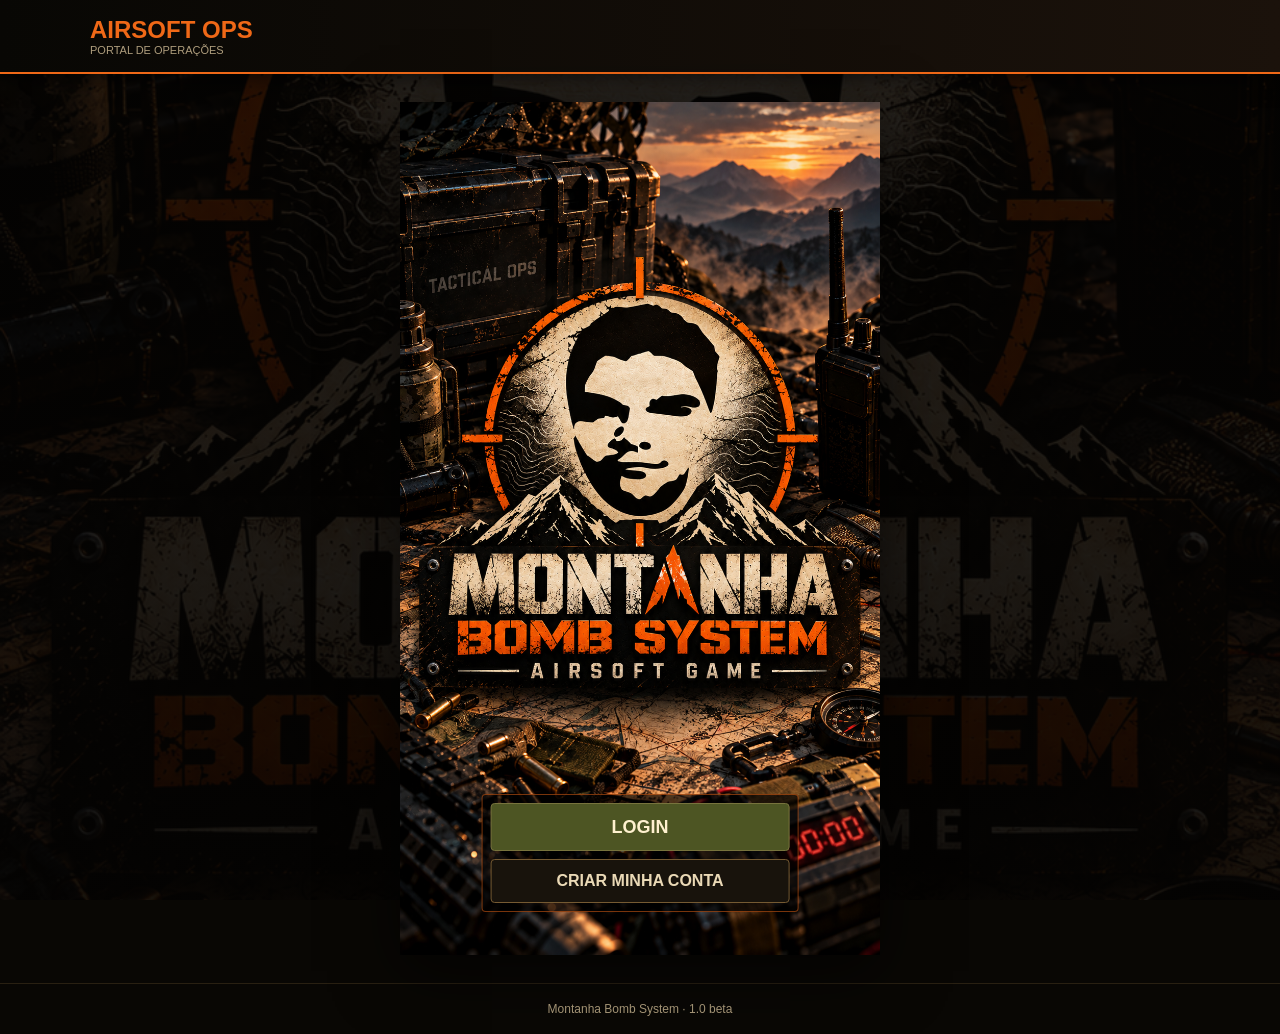
<file: index.html>
<!doctype html>
<html lang="pt-BR"><head><meta charset="utf-8"><title>Airsoft Ops</title></head>
<body><p>Abrindo <a href="outputs/index.html">Airsoft Ops</a>...</p>
<script>location.replace('outputs/index.html' + location.search + location.hash);</script></body></html>
</file>
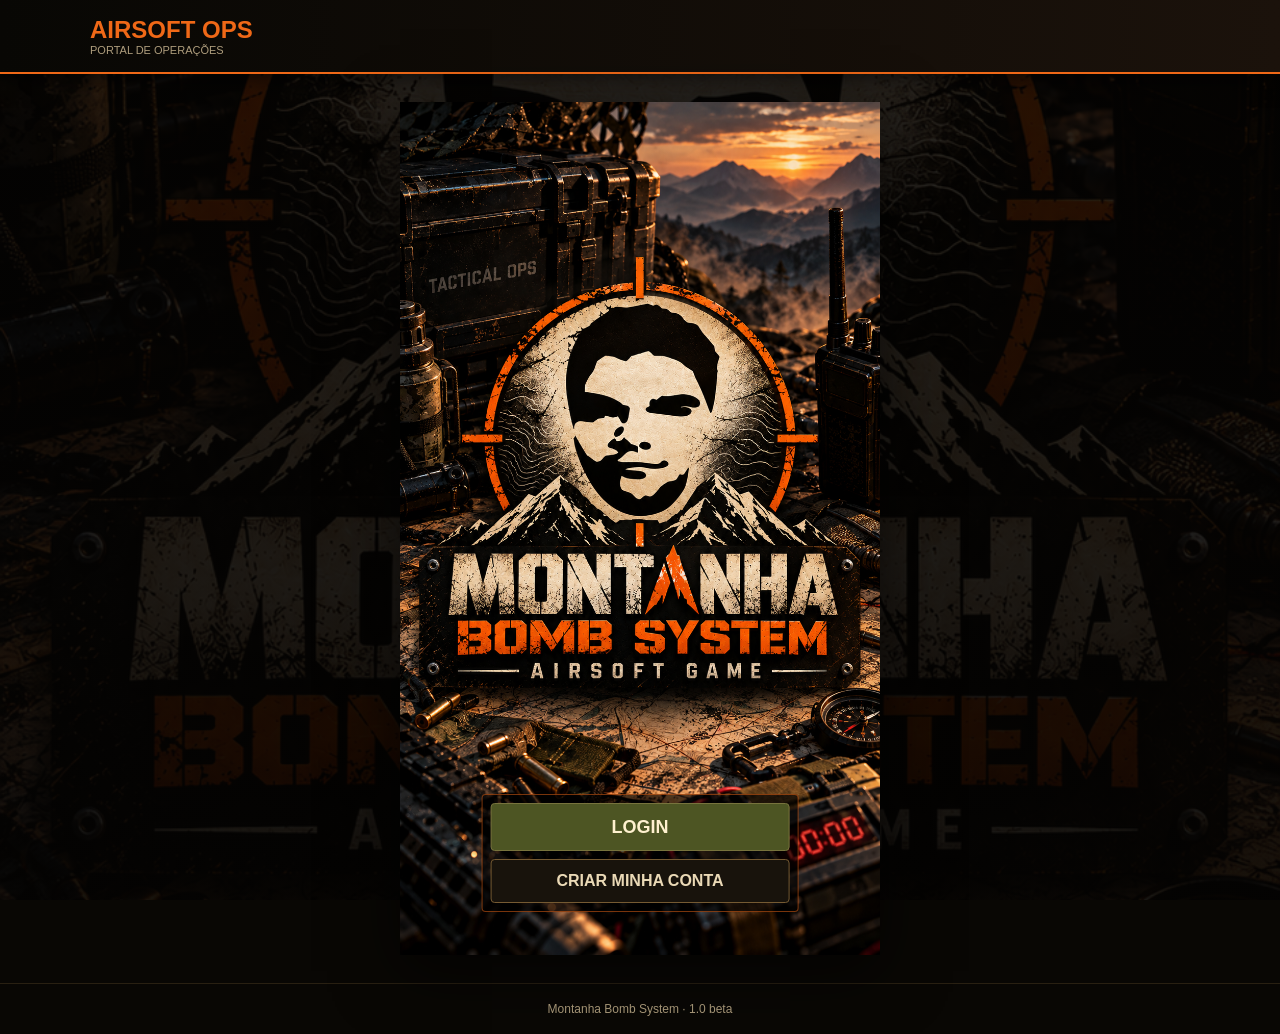
<file: outputs/index.html>
<!doctype html>
<html lang="pt-BR">
<head>
  <meta charset="utf-8">
  <meta name="viewport" content="width=device-width, initial-scale=1">
  <title>Airsoft Ops - Portal de operações</title>
  <link rel="stylesheet" href="portal.css?v=20261007-logo-posicao">
  <script src="supabase-config.js?v=20261001-2"></script>
  <script src="supabase.js?v=20261001-2"></script>
  <script src="airsoft-shared.js?v=20261002-9"></script>
  <script src="airsoft-audio.js?v=20261007-explosao"></script>
  <script src="portal.js?v=20261008-boas-vindas" defer></script>
  <script src="pre-registration.js?v=20261008-fluxo" defer></script>
  <script src="subscription.js?v=20261007-trial" defer></script>
</head>
<body>

  <!-- HEADER -->
  <header class="portalHeader">
    <div class="portalHeaderInner">
      <div class="portalBrand">
        <b>AIRSOFT OPS</b>
        <small>Portal de operações</small>
      </div>

      <div class="userBadge" id="userBadge" hidden>
        <div class="userAvatar" id="userAvatar">O</div>
        <div class="userInfo">
          <b id="userName">Operador</b>
          <small id="userEmail">controlador</small>
        </div>
        <button class="btnSecondary" type="button" onclick="AirsoftPortal.menu()">Painel</button>
        <button class="btnDanger" onclick="AirsoftPortal.logout()" type="button">Sair</button>
      </div>
    </div>
  </header>

  <!-- MAIN CONTAINER -->
  <main class="portalMain">

    <!-- Status Alert Banner -->
    <div class="statusMsg" id="portalStatus" role="status" aria-live="polite" hidden></div>

    <section class="welcomeScreen" id="welcomeSection" aria-label="Bem-vindo ao Montanha Bomb System">
      <div class="welcomeArtwork">
      <img class="welcomeLogo" src="assets/airsoft-ops-identity.png" alt="Montanha Bomb System" fetchpriority="high">
      <div class="welcomeActions">
        <button class="btnPrimary" type="button" onclick="AirsoftPortal.access()">Login</button>
        <button class="btnSecondary" type="button" onclick="AirsoftPortal.access(); AirsoftPortal.switchAuthTab('signup')">Criar minha conta</button>
      </div>
      </div>
    </section>

    <!-- TELA 1: AUTENTICAÇÃO (EXIBIDA QUANDO DESLOGADO) -->
    <section class="portalBox authContainer" id="authSection" hidden>
      <button class="btnSecondary" type="button" onclick="AirsoftPortal.home()">Voltar ao início</button>
      <h2>Acesse sua conta</h2>
      <p>Acesse com sua conta para gerenciar suas partidas e salas.</p>

      <!-- Google OAuth Sign In -->
      <button class="btnGoogle" onclick="AirsoftPortal.loginWithGoogle()" type="button">
        <svg viewBox="0 0 24 24">
          <path fill="#4285F4" d="M22.56 12.25c0-.78-.07-1.53-.2-2.25H12v4.26h5.92c-.26 1.37-1.04 2.53-2.21 3.31v2.77h3.57c2.08-1.92 3.28-4.74 3.28-8.09z"/>
          <path fill="#34A853" d="M12 23c2.97 0 5.46-.98 7.28-2.66l-3.57-2.77c-.98.66-2.23 1.06-3.71 1.06-2.86 0-5.29-1.93-6.16-4.53H2.18v2.84C3.99 20.53 7.7 23 12 23z"/>
          <path fill="#FBBC05" d="M5.84 14.09c-.22-.66-.35-1.36-.35-2.09s.13-1.43.35-2.09V7.06H2.18C1.43 8.55 1 10.22 1 12s.43 3.45 1.18 4.94l2.85-2.22.81-.63z"/>
          <path fill="#EA4335" d="M12 5.38c1.62 0 3.06.56 4.21 1.64l3.15-3.15C17.45 2.09 14.97 1 12 1 7.7 1 3.99 3.47 2.18 7.06l3.66 2.84c.87-2.6 3.3-4.52 6.16-4.52z"/>
        </svg>
        Entrar com conta Google
      </button>

      <div class="divider">ou utilize e-mail e senha</div>

      <div class="authNav">
        <button class="active" id="tabLoginBtn" onclick="AirsoftPortal.switchAuthTab('login')" type="button">Entrar</button>
        <button id="tabSignupBtn" onclick="AirsoftPortal.switchAuthTab('signup')" type="button">Cadastrar</button>
        <button id="tabResetBtn" onclick="AirsoftPortal.switchAuthTab('reset')" type="button">Recuperar</button>
        <button id="tabConfirmBtn" onclick="AirsoftPortal.switchAuthTab('confirm')" type="button">Confirmar e-mail</button>
      </div>

      <!-- Form: Login -->
      <form id="formLogin" onsubmit="event.preventDefault(); AirsoftPortal.loginWithEmail(document.getElementById('loginEmail').value, document.getElementById('loginPass').value);">
        <div class="formGroup">
          <label for="loginEmail">E-mail</label>
          <input id="loginEmail" autocomplete="email" placeholder="operador@airsoftops.com" required type="email">
        </div>
        <div class="formGroup" style="margin-top: 12px;">
          <label for="loginPass">Senha</label>
          <input id="loginPass" autocomplete="current-password" placeholder="••••••••" required type="password">
        </div>
        <button id="loginSubmit" class="btnPrimary" style="margin-top: 18px;" type="submit">Entrar</button>
      </form>

      <!-- Cadastro em duas etapas -->
      <form id="formSignup" hidden onsubmit="event.preventDefault(); AirsoftPortal.signUpWithEmail(document.getElementById('signupName').value, document.getElementById('signupEmail').value, document.getElementById('signupPass').value, document.getElementById('signupConfirmPass').value);">
        <p id="signupProgress" class="muted" aria-live="polite">1 de 2 · Seus dados</p>
        <div id="signupProfile">
          <h3>Seu perfil de operador</h3>
          <p>Use a mesma conta para jogar, operar um artefato ou organizar partidas.</p>
          <div class="formGroup"><label for="signupName">Nome ou indicativo</label><input id="signupName" autocomplete="name" minlength="2" maxlength="80" placeholder="Operador Alpha" required></div>
          <div class="formGroup"><label for="signupEmail">E-mail</label><input id="signupEmail" autocomplete="email" type="email" maxlength="254" placeholder="voce@exemplo.com" required></div>
          <button class="btnPrimary" type="button" onclick="AirsoftPortal.signupStep(2)">Continuar</button>
          <button class="btnSecondary" type="button" onclick="AirsoftPortal.switchAuthTab('login')">Já tenho uma conta</button>
        </div>
        <div id="signupCredentials" hidden>
          <h3>Proteja sua conta</h3>
          <div class="formGroup"><label for="signupPass">Senha</label><input id="signupPass" type="password" autocomplete="new-password" minlength="6" required aria-describedby="signupPasswordHelp"></div>
          <p id="signupPasswordHelp" class="muted">Use pelo menos 6 caracteres. Prefira uma senha longa e exclusiva.</p>
          <div class="formGroup"><label for="signupConfirmPass">Confirmar senha</label><input id="signupConfirmPass" type="password" autocomplete="new-password" minlength="6" required></div>
          <button id="signupSubmit" class="btnPrimary" type="submit">Criar minha conta</button>
          <button class="btnSecondary" type="button" onclick="AirsoftPortal.signupStep(1)">Voltar aos dados</button>
        </div>
      </form>
      <div id="signupConfirmation" hidden role="status">
        <h3>Confira seu e-mail</h3>
        <p>Se o endereço puder ser cadastrado, você receberá um link de confirmação em <strong id="signupConfirmationEmail"></strong>. Abra o link para acessar o painel. Confira também a pasta de spam.</p>
        <button class="btnPrimary" type="button" onclick="AirsoftPortal.switchAuthTab('login')">Ir para o login</button>
        <button class="btnSecondary" type="button" onclick="AirsoftPortal.switchAuthTab('confirm')">Reenviar confirmação</button>
        <button class="btnSecondary" type="button" onclick="AirsoftPortal.switchAuthTab('signup')">Usar outro e-mail</button>
      </div>

      <!-- Form: Recuperação de Senha -->
      <form id="formReset" hidden onsubmit="event.preventDefault(); AirsoftPortal.resetPassword(document.getElementById('resetEmail').value);">
        <div class="formGroup">
          <label for="resetEmail">E-mail de Cadastro</label>
          <input id="resetEmail" placeholder="operador@airsoftops.com" required type="email">
        </div>
        <button id="resetSubmit" class="btnPrimary" style="margin-top: 18px;" type="submit">Enviar link de recuperação</button>
      </form>
      <div id="resetSent" hidden role="status">
        <h3>Confira sua caixa de entrada</h3>
        <p>Se houver uma conta cadastrada em <strong id="resetSentEmail"></strong>, você receberá um link. Confira a pasta de spam e abra somente o e-mail mais recente.</p>
        <button class="btnSecondary" type="button" onclick="AirsoftPortal.switchAuthTab('reset')">Solicitar outro link</button>
        <button class="btnPrimary" type="button" onclick="AirsoftPortal.switchAuthTab('login')">Voltar ao login</button>
      </div>
      <form id="formConfirmation" hidden onsubmit="event.preventDefault(); AirsoftPortal.resendConfirmation();">
        <h3>Confirmar seu e-mail</h3>
        <p>Informe o endereço usado no cadastro para solicitar um novo link de confirmação.</p>
        <div class="formGroup"><label for="confirmationEmail">E-mail cadastrado</label><input id="confirmationEmail" type="email" autocomplete="email" required></div>
        <button id="resendSubmit" class="btnPrimary" type="submit">Reenviar confirmação</button>
        <button class="btnSecondary" type="button" onclick="AirsoftPortal.switchAuthTab('login')">Voltar ao login</button>
      </form>
    </section>

    <section class="portalBox authContainer" id="passwordRecoverySection" hidden>
      <h2>Definir nova senha</h2>
      <form id="formNewPassword" onsubmit="event.preventDefault(); AirsoftPortal.updatePassword(document.getElementById('newPassword').value, document.getElementById('confirmPassword').value);">
        <div class="formGroup">
          <label for="newPassword">Nova senha</label>
          <input id="newPassword" type="password" autocomplete="new-password" minlength="6" required>
        </div>
        <div class="formGroup" style="margin-top: 12px;">
          <label for="confirmPassword">Confirmar senha</label>
          <input id="confirmPassword" type="password" autocomplete="new-password" minlength="6" required>
        </div>
        <button class="btnPrimary" style="margin-top: 18px;" type="submit">Salvar senha</button>
      </form>
    </section>

    <!-- TELA 2: DASHBOARD (EXIBIDA APÓS O LOGIN) -->
    <section class="portalBox" id="dashboardSection" hidden>
      <h1>Painel de operações</h1>
      <details class="opCard">
        <summary>Sons e voz do aparelho</summary>
        <p id="soundStatus" role="status">Toque em um teste para conferir o som. Ajuste o volume de mídia do aparelho.</p>
        <div class="roleActionGrid">
          <button class="btnSecondary" type="button" onclick="AirsoftAudio.setEnabled(true)">Ativar sons</button>
          <button class="btnSecondary" type="button" onclick="AirsoftAudio.setEnabled(false)">Silenciar sons</button>
          <button class="btnSecondary" type="button" onclick="AirsoftPortal.testSound('voice')">Testar voz</button>
          <button class="btnSecondary" type="button" onclick="if(window.AirsoftNativeVoice) AirsoftNativeVoice.openSettings(); else document.getElementById('soundStatus').textContent='Abra as configurações de voz do seu aparelho.'">Configurar voz do Android</button>
          <button class="btnSecondary" type="button" onclick="AirsoftPortal.testSound('alarm')">Testar alarme</button>
          <button class="btnSecondary" type="button" onclick="AirsoftAudio.evacuationSiren()">Testar sirene de evacuação</button>
          <button class="btnSecondary" type="button" onclick="AirsoftAudio.stopEffects()">Parar efeitos</button>
          <button class="btnSecondary" type="button" onclick="AirsoftAudio.nuclearExplosion()">Testar explosão</button>
          <button class="btnSecondary" type="button" onclick="AirsoftPortal.testSound('success')">Testar sucesso</button>
          <button class="btnSecondary" type="button" onclick="AirsoftPortal.testSound('beep')">Testar bip</button>
        </div>
      </details>
      <p id="sessionsStatus" role="status"></p>
      <div class="opCard enrollmentStart">
        <h2>1 · Abrir inscrições antecipadas</h2>
        <p>Crie o evento e compartilhe o link. Modo de jogo, campo e cronômetros serão configurados depois.</p>
        <form id="createEnrollmentForm" onsubmit="event.preventDefault(); AirsoftPortal.createGameSession(document.getElementById('newGameName').value);">
          <label for="newGameName">Nome do evento</label><input id="newGameName" class="portalInput" required minlength="3" maxlength="60" placeholder="Ex.: Operação Fronteira">
          <button class="btnPrimary" type="submit">Abrir inscrições antecipadas</button>
        </form>
        <p class="enrollmentFlow">Inscrições → Organização das forças → Configuração no Controle → Partida</p>
      </div>
      <div id="controllerCard" hidden class="opCard highlightCard" style="max-width: 680px; margin: 16px auto 0;">
        <div style="margin-top: 24px;">
          <label style="color:var(--portal-paper); font-size:12px; font-weight:bold; text-transform:uppercase;">Minhas Operações / Lista de Jogos</label>
          <div class="sessionList" id="mySessionsList" style="margin-top: 8px;">
            <p class="muted">Carregando salas...</p>
          </div>
        </div>
      </div>
      <h2>Participar de um evento</h2>
      <div class="opCard">
        <label for="joinRoomCode">Código da sala</label>
        <input id="joinRoomCode" class="portalInput" aria-label="Código da sala" maxlength="6" placeholder="A1B2C3">
        <div class="roleActionGrid">
          <button class="btnPrimary" type="button" onclick="AirsoftPortal.joinGameSession(document.getElementById('joinRoomCode').value, 'player')">Jogador</button>
          <button class="btnSecondary" type="button" onclick="AirsoftPortal.joinGameSession(document.getElementById('joinRoomCode').value, 'artifact')">Bomba</button>
          <button class="btnSecondary" type="button" onclick="AirsoftPortal.joinGameSession(document.getElementById('joinRoomCode').value, 'controller')">Controle</button>
        </div>
        <button class="btnSecondary" type="button" onclick="AirsoftPortal.newRegistration()">Inscrição antecipada</button>
        <h2>Jogos com inscrição aberta</h2><div id="openRegistrationEvents"></div>
        <button class="btnSecondary" type="button" onclick="PreRegistration.openByCode(document.getElementById('joinRoomCode').value)">Organizar inscrições deste jogo</button>
        <h2>Minhas inscrições</h2><div id="myWaitlistEvents"></div>
      </div>
    </section>
    <section id="preRegistrationSection" class="portalBox" hidden>
      <button type="button" class="btnSecondary" onclick="AirsoftPortal.menu()">Voltar ao painel</button>
      <h2 id="preRegistrationTitle">Inscrição antecipada</h2>
      <p class="registrationIntro">Reserve sua vaga e, quando permitido, escolha seu time. A organização aprova sua participação antes da partida.</p>
      <form id="preRegistrationForm" class="registrationGrid">
        <fieldset class="registrationGroup registrationWide"><legend>1 · Operação</legend><div class="registrationCodeRow">
          <label>Código do evento<input name="code" required pattern="[A-Za-z0-9]{6}" maxlength="6" placeholder="A1B2C3" autocomplete="off" autocapitalize="characters"></label>
          <button id="refreshRegistration" class="btnSecondary" type="button">Consultar evento</button>
        </div></fieldset>
        <fieldset class="registrationGroup"><legend>2 · Seus dados</legend>
          <label>Nome ou indicativo<input name="name" required minlength="2" maxlength="40" autocomplete="name" placeholder="Como você será identificado"></label>
          <label>Agremiação <small>Opcional</small><input name="organization" maxlength="50" autocomplete="organization" placeholder="Sua equipe de origem"></label>
          <label>E-mail<input name="email" type="email" required maxlength="80" autocomplete="email" placeholder="voce@email.com"></label>
          <label>Celular<input name="phone" type="tel" required maxlength="24" autocomplete="tel" placeholder="DDD + número"></label>
        </fieldset>
        <fieldset class="registrationGroup"><legend>3 · Contato de emergência</legend>
          <p>Informe alguém que a organização possa procurar se necessário.</p>
          <label>Nome do contato<input name="emergencyName" required minlength="2" maxlength="50" autocomplete="off" placeholder="Nome do contato"></label>
          <label>Telefone do contato<input name="emergencyPhone" type="tel" required maxlength="24" autocomplete="off" placeholder="DDD + número"></label>
        </fieldset>
        <label id="registrationTeamField" class="registrationWide" hidden>Time desejado<select name="requestedTeam"><option value="">Organizador define</option><option value="ct">Time 1</option><option value="terrorist">Time 2</option></select></label>
        <p id="registrationAvailability" class="registrationWide" role="status"></p>
        <label class="registrationConsent registrationWide"><input name="consent" type="checkbox" required><span>Autorizo o uso destes dados pela organização do evento.</span></label>
        <button class="btnPrimary registrationWide" type="submit">Enviar inscrição</button>
      </form>
      <p id="preRegistrationStatus" class="registrationFeedback" role="status" aria-live="polite"></p>
      <div id="registrationNextActions" class="registrationNext" hidden>
        <button id="enterRegisteredGame" class="btnPrimary" type="button">Abrir terminal do jogador</button>
        <button class="btnSecondary" type="button" onclick="AirsoftPortal.menu()">Voltar às minhas inscrições</button>
      </div>
    </section>
    <section id="organizerSection" class="portalBox" hidden>
      <button class="btnSecondary" type="button" onclick="AirsoftPortal.menu()">Voltar ao painel</button>
      <div id="organizerRosterScreen">
      <h2 id="organizerTitle">Pré-inscrição · Organização das forças</h2>
      <p id="enrollmentOpenStatus" role="status"></p>
      <p>Distribua os inscritos entre as forças. Ao abrir o Controle, <strong>as listas de jogadores serão carregadas automaticamente</strong>, prontas para configurar a partida.</p>
      <input id="registrationLink" readonly aria-label="Link de inscrição">
      <button id="copyRegistrationLink" type="button" class="btnSecondary">Copiar link</button>
      <details class="organizerOptions"><summary>Nomes das forças</summary><form id="forceNamesForm" class="registrationGrid">
        <label>Nome da força 1<input id="registrationForce1Name" required maxlength="24"></label>
        <label>Nome da força 2<input id="registrationForce2Name" required maxlength="24"></label>
        <button class="btnPrimary" type="submit">Salvar nomes das forças</button>
      </form>
      </details>
      <div id="forceSummary" class="forceSummary" aria-live="polite"></div>
      <p id="forceImportStatus" role="status"></p>
      <button id="refreshForceRoster" class="btnSecondary" type="button">Atualizar inscritos</button>
      <p id="organizerFeedback" role="status" aria-live="polite"></p>
      <input id="preRegistrationSearch" placeholder="Buscar nome ou agremiação" aria-label="Buscar inscritos">
      <p class="muted">A busca e a paginação mostram parte da lista. Os totais acima consideram todos os inscritos.</p><div id="preRegistrationRoster" class="forceBoard"></div>
      <button id="registrationPrev" type="button" class="btnSecondary">Anterior</button>
      <span id="registrationPage"></span>
      <button id="registrationNext" type="button" class="btnSecondary">Próxima</button>
      <div class="nextGameStep">
        <h3>3 · Configurar o jogo</h3>
        <p>Com as forças organizadas, abra o Controle com as listas prontas e configure a partida.</p>
        <button id="configureAfterEnrollment" class="btnPrimary" type="button">Continuar para configuração do jogo</button>
      </div>
      <details class="organizerOptions"><summary>Configurações das inscrições</summary>
      <label><input id="preRegistrationOpen" type="checkbox"> Inscrições abertas</label>
      <form id="registrationSettings" class="registrationGrid">
        <label>Máximo de participantes <small>Deixe vazio para não limitar</small><input id="registrationCapacity" type="number" min="1" step="1" max="100000" placeholder="Sem limite"></label>
        <label><input id="registrationTeamChoice" type="checkbox"> Permitir que o jogador escolha o time</label>
        <button class="btnPrimary" type="submit">Salvar configuração</button>
      </form>
      <details class="organizerOptions"><summary>Equipe de organizadores</summary><form id="organizerAccess" class="registrationGrid">
        <label>Organizador <input id="organizerEmail" type="email" required placeholder="E-mail da conta no app"></label>
        <button class="btnSecondary" type="submit">Adicionar organizador</button>
        <button id="removeOrganizer" class="btnSecondary" type="button">Remover acesso</button>
      </form>
      </details>
      </details>
      </div>
    </section>
  </main>

  <!-- FOOTER -->
  <footer>
    Montanha Bomb System &#183; 1.0 beta
  </footer>

</body>
</html>
</file>
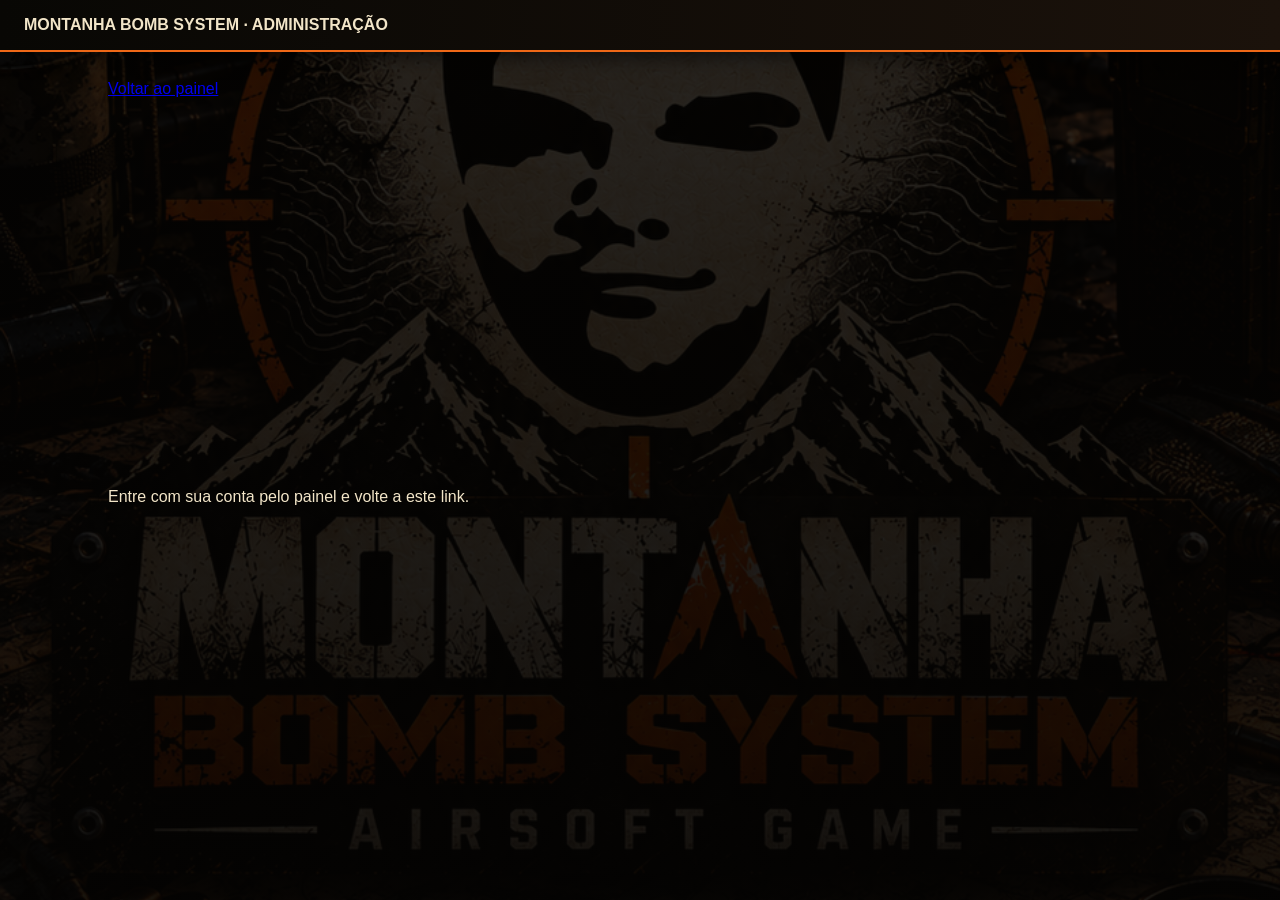
<file: outputs/admin.html>
<!doctype html><html lang="pt-BR"><head><meta charset="utf-8"><meta name="viewport" content="width=device-width,initial-scale=1"><title>Administração · Montanha Bomb System</title><link rel="stylesheet" href="portal.css?v=20261007-admin"><script src="supabase-config.js"></script><script src="supabase.js"></script><script src="admin.js?v=20261007-admin" defer></script></head><body><header class="portalHeader"><b>MONTANHA BOMB SYSTEM · ADMINISTRAÇÃO</b></header><main class="portalMain"><a href="index.html?flow=dashboard">Voltar ao painel</a><p id="status" role="status">Verificando seu acesso…</p><section id="panel" hidden><h1>Administração geral</h1><p>Mensalidades e pagamentos registrados manualmente. Nenhuma cobrança é realizada por esta tela.</p><div id="metrics" class="roleActionGrid"></div><h2>Usuários e mensalidades</h2><form id="searchForm"><input class="portalInput" id="search" placeholder="Buscar nome ou e-mail"><button class="btnSecondary">Buscar</button></form><div id="users"></div><div class="roleActionGrid"><button id="prev" class="btnSecondary">Anterior</button><button id="next" class="btnSecondary">Próxima página</button></div><section id="paymentPanel" hidden class="opCard"><h2>Registrar pagamento</h2><p id="paymentUser"></p><form id="paymentForm"><label>Valor recebido (R$)<input class="portalInput" id="amount" type="number" min="0.01" step="0.01" required></label><label>Pago até<input class="portalInput" id="validUntil" type="date" required></label><label>Observação<input class="portalInput" id="note" maxlength="500"></label><button class="btnPrimary">Salvar pagamento recebido</button><button class="btnSecondary" id="cancelPayment" type="button">Cancelar</button></form></section><h2>Jogos recentes</h2><div id="games"></div><h2>Pagamentos recentes</h2><div id="payments"></div><h2>Histórico administrativo</h2><div id="audit"></div></section></main></body></html>
</file>
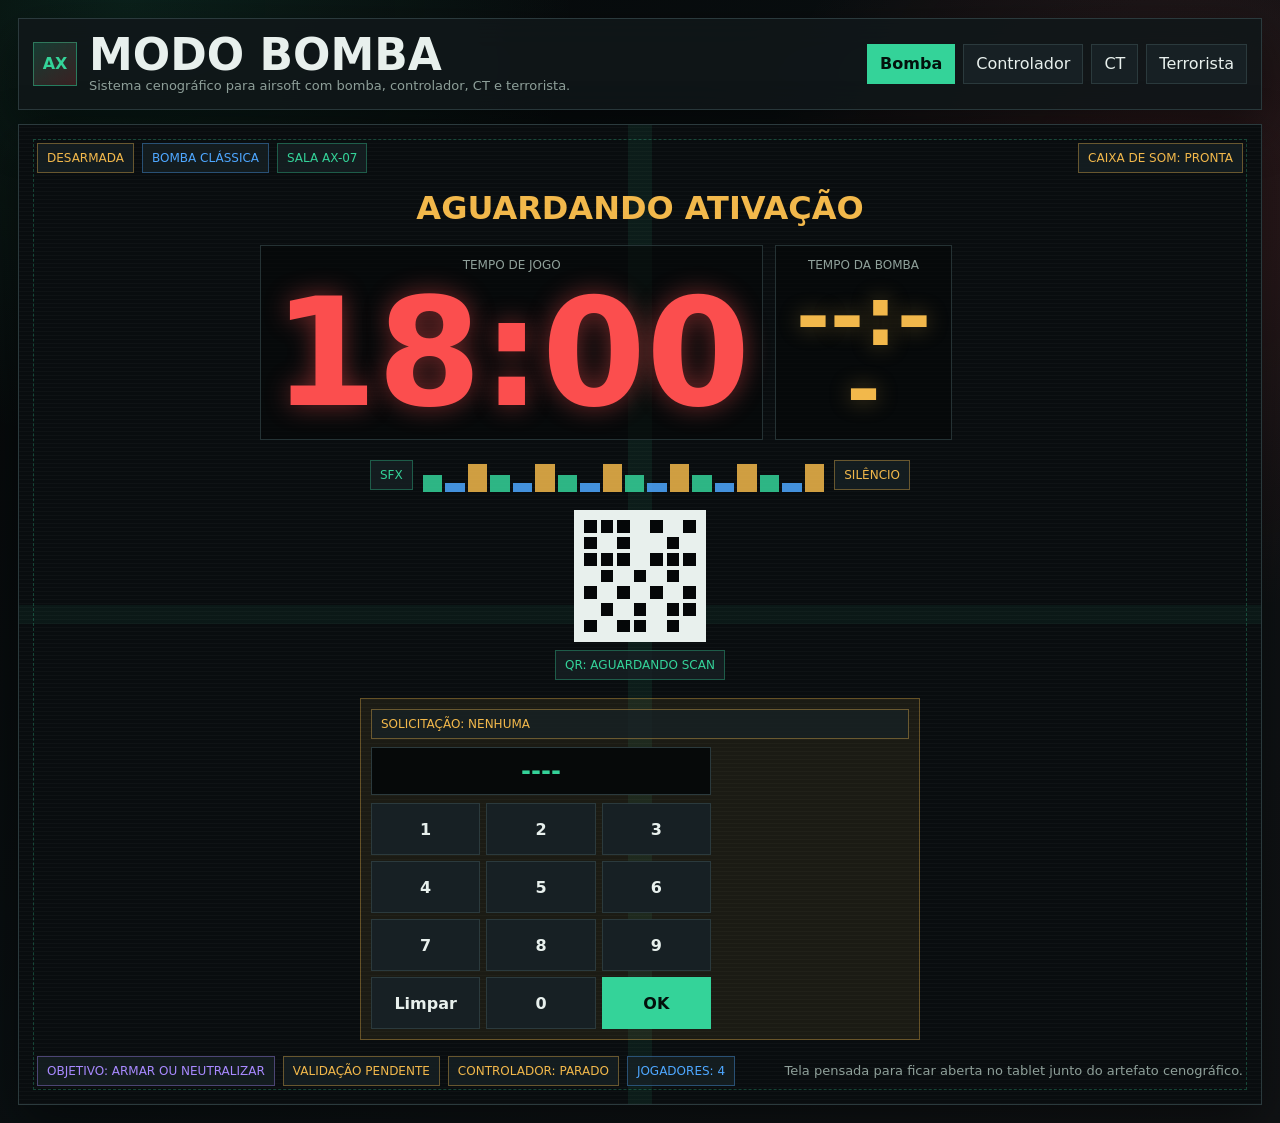
<file: outputs/airsoft-prototype.html>
<!doctype html>
<html lang="pt-BR">
<head>
  <meta charset="utf-8">
  <meta name="viewport" content="width=device-width, initial-scale=1">
  <title>Airsoft Ops - Modo Bomba</title>
</head>
<body>
<div id="airsoft-ops">
  <style>
    :root { color-scheme: dark; }
    body { margin: 0; background: #050708; }
    #airsoft-ops {
      --panel: #10171a;
      --panel-2: #172024;
      --line: #2b3a3d;
      --text: #e8f0ed;
      --muted: #8fa09a;
      --green: #34d399;
      --red: #fb4e4e;
      --amber: #f2b84b;
      --blue: #4ea7ff;
      --violet: #a889ff;
      --shadow: rgba(0, 0, 0, .45);
      min-height: 100vh;
      padding: 18px;
      box-sizing: border-box;
      color: var(--text);
      font-family: Inter, ui-sans-serif, system-ui, -apple-system, BlinkMacSystemFont, "Segoe UI", sans-serif;
      background:
        radial-gradient(circle at 10% 0%, rgba(52, 211, 153, .12), transparent 28rem),
        radial-gradient(circle at 92% 18%, rgba(251, 78, 78, .15), transparent 26rem),
        linear-gradient(135deg, #050708 0%, #0a1012 48%, #111315 100%);
    }
    #airsoft-ops * { box-sizing: border-box; }
    h1, h2, h3, p { margin: 0; }
    h1 { font-size: clamp(24px, 4vw, 44px); line-height: 1; font-weight: 800; letter-spacing: 0; text-transform: uppercase; }
    h2 { font-size: 18px; font-weight: 700; letter-spacing: 0; }
    h3 { font-size: 13px; font-weight: 700; letter-spacing: 0; text-transform: uppercase; }
    .muted { color: var(--muted); font-size: 13px; line-height: 1.35; }
    .shell { max-width: 1260px; margin: 0 auto; display: grid; gap: 14px; }
    .topbar, .panel, .stat, .phone-shell {
      border: 1px solid var(--line);
      background: rgba(16, 23, 26, .88);
      box-shadow: 0 18px 50px var(--shadow);
    }
    .topbar { display: flex; align-items: center; justify-content: space-between; gap: 14px; padding: 14px; backdrop-filter: blur(16px); }
    .brand { min-width: 0; display: flex; align-items: center; gap: 12px; }
    .mark {
      width: 44px; height: 44px; display: grid; place-items: center;
      border: 1px solid rgba(52, 211, 153, .46);
      background: linear-gradient(145deg, rgba(52, 211, 153, .20), rgba(251, 78, 78, .18));
      color: var(--green); font-weight: 800;
    }
    .nav, .row { display: flex; gap: 8px; flex-wrap: wrap; align-items: center; }
    .nav { justify-content: flex-end; }
    button, select, input { font: inherit; }
    button {
      min-height: 40px; border: 1px solid var(--line); background: var(--panel-2);
      color: var(--text); padding: 9px 12px; cursor: pointer;
      transition: transform .12s ease, border-color .12s ease, background .12s ease;
    }
    button:hover { transform: translateY(-1px); border-color: rgba(232, 240, 237, .38); }
    button.active, button.primary { background: var(--green); color: #03110c; border-color: var(--green); font-weight: 800; }
    button.danger { background: var(--red); color: #190404; border-color: var(--red); font-weight: 800; }
    button.warning { background: var(--amber); color: #171003; border-color: var(--amber); font-weight: 800; }
    button.blue { background: var(--blue); color: #04111f; border-color: var(--blue); font-weight: 800; }
    .screen { display: none; }
    .screen.active { display: grid; gap: 14px; }
    .panel-head { display: flex; justify-content: space-between; align-items: center; gap: 12px; padding: 14px; border-bottom: 1px solid var(--line); background: rgba(23, 32, 36, .72); }
    .panel-body { padding: 14px; }
    .grid { display: grid; grid-template-columns: 1.35fr .85fr; gap: 14px; align-items: start; }
    .three { display: grid; grid-template-columns: repeat(3, 1fr); gap: 10px; }
    .two { display: grid; grid-template-columns: repeat(2, 1fr); gap: 10px; }
    .stack { display: grid; gap: 10px; }
    .badge {
      display: inline-flex; align-items: center; gap: 7px; min-height: 30px; padding: 6px 9px;
      border: 1px solid var(--line); background: rgba(23, 32, 36, .78);
      color: var(--text); font-size: 12px; text-transform: uppercase; letter-spacing: 0;
    }
    .badge.green { color: var(--green); border-color: rgba(52, 211, 153, .35); }
    .badge.red { color: var(--red); border-color: rgba(251, 78, 78, .38); }
    .badge.amber { color: var(--amber); border-color: rgba(242, 184, 75, .38); }
    .badge.blue { color: var(--blue); border-color: rgba(78, 167, 255, .38); }
    .badge.violet { color: var(--violet); border-color: rgba(168, 137, 255, .38); }
    .hero-device {
      min-height: 610px; display: grid; grid-template-rows: auto 1fr auto; gap: 16px; padding: 18px;
      position: relative; overflow: hidden;
      background:
        linear-gradient(90deg, transparent 0 49%, rgba(52, 211, 153, .08) 49% 51%, transparent 51%),
        linear-gradient(0deg, transparent 0 49%, rgba(52, 211, 153, .06) 49% 51%, transparent 51%),
        repeating-linear-gradient(0deg, rgba(232, 240, 237, .025), rgba(232, 240, 237, .025) 1px, transparent 1px, transparent 4px),
        #090d0f;
    }
    .hero-device::before { content: ""; position: absolute; inset: 14px; border: 1px dashed rgba(52, 211, 153, .28); pointer-events: none; }
    .device-top, .device-bottom { position: relative; z-index: 1; display: flex; align-items: center; justify-content: space-between; gap: 10px; flex-wrap: wrap; }
    .timer-wrap { position: relative; z-index: 1; display: grid; place-items: center; align-content: center; gap: 18px; text-align: center; }
    .timer { font-size: clamp(66px, 12vw, 150px); font-weight: 900; line-height: .9; color: var(--red); font-variant-numeric: tabular-nums; text-shadow: 0 0 26px rgba(251, 78, 78, .46); }
    .timer-grid { width: min(100%, 760px); display: grid; grid-template-columns: 1fr .72fr; gap: 12px; align-items: stretch; }
    .timer-box { display: grid; gap: 8px; padding: 12px; border: 1px solid rgba(43, 58, 61, .85); background: rgba(5, 7, 8, .62); }
    .timer-label { color: var(--muted); font-size: 12px; text-transform: uppercase; }
    .timer.secondary { font-size: clamp(42px, 7vw, 82px); color: var(--amber); text-shadow: 0 0 22px rgba(242, 184, 75, .34); }
    .phase { color: var(--amber); font-size: clamp(18px, 3vw, 32px); font-weight: 800; text-transform: uppercase; }
    .soundbar { display: grid; grid-template-columns: auto 1fr auto; align-items: center; gap: 10px; width: min(100%, 540px); }
    .bars { display: grid; grid-template-columns: repeat(18, 1fr); align-items: end; gap: 3px; height: 34px; }
    .bars span { display: block; background: var(--green); min-height: 6px; opacity: .85; }
    .bars span:nth-child(3n) { height: 28px; background: var(--amber); }
    .bars span:nth-child(3n+1) { height: 17px; }
    .bars span:nth-child(3n+2) { height: 9px; background: var(--blue); }
    .stat { display: grid; gap: 4px; padding: 12px; background: rgba(8, 11, 13, .44); }
    .stat b { font-size: 24px; font-variant-numeric: tabular-nums; }
    .card-button { width: 100%; min-height: 110px; display: grid; align-content: start; gap: 8px; text-align: left; background: rgba(23, 32, 36, .76); }
    .card-button.active { background: rgba(52, 211, 153, .12); color: var(--text); }
    .card-button strong { font-size: 14px; }
    .mode-summary { display: grid; gap: 8px; border: 1px solid rgba(78, 167, 255, .28); background: rgba(78, 167, 255, .08); padding: 12px; }
    .control-section { display: grid; gap: 10px; padding: 12px; border: 1px solid rgba(43, 58, 61, .72); background: rgba(8, 11, 13, .28); }
    .control-section h3 { color: var(--green); }
    .control-dashboard { display: grid; grid-template-columns: repeat(4, 1fr); gap: 10px; }
    .command-grid { display: grid; grid-template-columns: repeat(3, 1fr); gap: 8px; }
    .command-grid button { width: 100%; min-height: 58px; }
    .danger-zone { border-color: rgba(251, 78, 78, .34); background: rgba(251, 78, 78, .07); }
    label { display: grid; gap: 6px; color: var(--muted); font-size: 12px; text-transform: uppercase; }
    select, input[type="text"] { width: 100%; min-height: 42px; border: 1px solid var(--line); background: var(--panel-2); color: var(--text); padding: 9px 10px; }
    .log { display: grid; gap: 8px; max-height: 360px; overflow: auto; padding-right: 2px; }
    .log-entry { display: grid; grid-template-columns: 58px 1fr; gap: 8px; align-items: baseline; border-bottom: 1px solid rgba(43, 58, 61, .65); padding-bottom: 8px; font-size: 13px; }
    .log-entry time { color: var(--green); font-variant-numeric: tabular-nums; }
    .phone-shell { max-width: 440px; margin: 0 auto; padding: 10px; background: #050708; box-shadow: inset 0 0 0 4px #111719, 0 24px 60px var(--shadow); }
    .phone-screen {
      min-height: 700px; display: grid; grid-template-rows: auto auto 1fr auto;
      background:
        linear-gradient(rgba(52, 211, 153, .045) 1px, transparent 1px),
        linear-gradient(90deg, rgba(52, 211, 153, .04) 1px, transparent 1px),
        #081012;
      background-size: 22px 22px;
    }
    .phone-top { display: flex; justify-content: space-between; align-items: center; gap: 10px; padding: 14px; border-bottom: 1px solid var(--line); }
    .tabs { display: grid; grid-template-columns: repeat(3, 1fr); border-bottom: 1px solid var(--line); }
    .tabs button { min-height: 48px; border: 0; border-right: 1px solid var(--line); background: rgba(23, 32, 36, .8); }
    .tabs button:last-child { border-right: 0; }
    .tabs button.active { background: rgba(52, 211, 153, .18); color: var(--green); }
    .module { display: none; align-content: start; gap: 14px; padding: 16px; }
    .module.active { display: grid; }
    .radar {
      width: min(100%, 330px); aspect-ratio: 1; margin: 0 auto; border: 1px solid rgba(52, 211, 153, .45);
      border-radius: 50%; position: relative; overflow: hidden;
      background:
        radial-gradient(circle, rgba(52, 211, 153, .18) 0 2px, transparent 3px),
        radial-gradient(circle, transparent 0 26%, rgba(52, 211, 153, .11) 26% 27%, transparent 27% 52%, rgba(52, 211, 153, .11) 52% 53%, transparent 53% 78%, rgba(52, 211, 153, .11) 78% 79%, transparent 79%),
        conic-gradient(from 28deg, rgba(52, 211, 153, .24), transparent 68deg, transparent);
    }
    .radar::before, .radar::after { content: ""; position: absolute; inset: 50% auto auto 0; width: 100%; height: 1px; background: rgba(52, 211, 153, .18); }
    .radar::after { transform: rotate(90deg); transform-origin: center left; }
    .target { position: absolute; width: 14px; height: 14px; border: 2px solid var(--red); border-radius: 50%; left: 62%; top: 31%; box-shadow: 0 0 18px rgba(251, 78, 78, .8); }
    .code-row { display: grid; grid-template-columns: repeat(4, 1fr); gap: 8px; }
    .code-row input { min-height: 56px; text-align: center; font-size: 24px; font-weight: 900; color: var(--green); background: #060909; font-variant-numeric: tabular-nums; }
    .progress { height: 12px; background: rgba(143, 160, 154, .18); overflow: hidden; }
    .progress span { display: block; height: 100%; width: 45%; background: linear-gradient(90deg, var(--green), var(--amber)); }
    .modal-progress { display: grid; gap: 8px; }
    .modal-progress[hidden] { display: none; }
    .modal-progress .progress span { width: 0; background: linear-gradient(90deg, var(--blue), var(--violet)); }
    .qr-block { display: grid; place-items: center; gap: 8px; }
    .qr {
      width: 132px; height: 132px; padding: 10px; background: #e8f0ed;
      display: grid; grid-template-columns: repeat(7, 1fr); grid-template-rows: repeat(7, 1fr); gap: 4px;
    }
    .qr span { background: #050708; }
    .pending-box { display: grid; gap: 8px; width: min(100%, 560px); padding: 10px; border: 1px solid rgba(242, 184, 75, .34); background: rgba(242, 184, 75, .08); }
    .keypad { display: grid; gap: 8px; width: min(100%, 340px); }
    .keypad-display { min-height: 48px; display: grid; place-items: center; border: 1px solid var(--line); background: #060909; color: var(--green); font-size: 24px; font-weight: 900; font-variant-numeric: tabular-nums; }
    .keypad-grid { display: grid; grid-template-columns: repeat(3, 1fr); gap: 6px; }
    .keypad-grid button { min-height: 52px; font-weight: 800; }
    .modal-layer {
      position: fixed; inset: 0; z-index: 20; display: grid; place-items: center;
      padding: 18px; background: rgba(0, 0, 0, .72); backdrop-filter: blur(10px);
    }
    .modal-layer[hidden] { display: none; }
    .modal {
      width: min(100%, 460px); display: grid; gap: 14px; padding: 16px;
      border: 1px solid var(--line); background: #10171a; box-shadow: 0 24px 80px rgba(0, 0, 0, .72);
    }
    .modal-head { display: flex; justify-content: space-between; gap: 12px; align-items: center; }
    .modal-title { font-size: 18px; font-weight: 800; text-transform: uppercase; }
    .modal-body { color: var(--muted); font-size: 14px; line-height: 1.45; }
    .modal-actions { display: flex; gap: 8px; flex-wrap: wrap; justify-content: flex-end; }
    .big-action { width: 100%; min-height: 74px; text-transform: uppercase; font-size: 17px; letter-spacing: 0; }
    .footer { display: flex; gap: 8px; flex-wrap: wrap; padding: 12px; border-top: 1px solid var(--line); background: rgba(5, 7, 8, .86); }
    .data-grid { display: grid; grid-template-columns: repeat(5, 1fr); gap: 6px; }
    .data-cell { min-height: 42px; display: grid; place-items: center; border: 1px solid rgba(78, 167, 255, .28); background: rgba(78, 167, 255, .08); color: var(--blue); font-weight: 800; font-variant-numeric: tabular-nums; }
    @media (max-width: 980px) {
      .topbar { align-items: flex-start; flex-direction: column; }
      .nav { justify-content: flex-start; }
      .grid, .three, .two, .control-dashboard, .command-grid { grid-template-columns: 1fr; }
    }
    @media (max-width: 540px) {
      #airsoft-ops { padding: 8px; }
      button { flex: 1 1 auto; }
      .phone-screen { min-height: 640px; }
      .timer { font-size: clamp(48px, 15vw, 76px); }
      .timer-grid { grid-template-columns: 1fr; }
    }
  </style>

  <div class="shell">
    <header class="topbar">
      <div class="brand">
        <div class="mark">AX</div>
        <div>
          <h1>Modo Bomba</h1>
          <p class="muted">Sistema cenográfico para airsoft com bomba, controlador, CT e terrorista.</p>
        </div>
      </div>
      <nav class="nav" aria-label="Telas do protótipo">
        <button type="button" class="active" data-screen="bomb">Bomba</button>
        <button type="button" data-screen="master">Controlador</button>
        <button type="button" data-screen="ct">CT</button>
        <button type="button" data-screen="terrorist">Terrorista</button>
      </nav>
    </header>

    <main>
      <section class="screen active" id="bomb-screen">
        <div class="panel hero-device" aria-label="Tela cenografica da bomba">
          <div class="device-top">
            <div class="row">
              <span class="badge red" id="bomb-state">Desarmada</span>
              <span class="badge blue" id="game-name">Operação Blackout</span>
              <span class="badge green">Sala AX-07</span>
            </div>
            <span class="badge amber" id="speaker-state">Caixa de som: pronta</span>
          </div>
          <div class="timer-wrap">
            <div class="phase" id="phase">Aguardando ativação</div>
            <div class="timer-grid">
              <div class="timer-box">
                <span class="timer-label">Tempo de jogo</span>
                <div class="timer" id="game-timer">18:00</div>
              </div>
              <div class="timer-box">
                <span class="timer-label">Tempo da bomba</span>
                <div class="timer secondary" id="bomb-timer">--:--</div>
              </div>
            </div>
            <div class="soundbar" aria-label="Indicador de audio cenografico">
              <span class="badge green">SFX</span>
              <div class="bars"><span></span><span></span><span></span><span></span><span></span><span></span><span></span><span></span><span></span><span></span><span></span><span></span><span></span><span></span><span></span><span></span><span></span><span></span></div>
              <span class="badge amber" id="audio-cue">Silêncio</span>
            </div>
            <div class="qr-block">
              <div class="qr" aria-label="QR code cenografico">
                <span></span><span></span><span></span><i></i><span></span><i></i><span></span>
                <span></span><i></i><span></span><i></i><i></i><span></span><i></i>
                <span></span><span></span><span></span><i></i><span></span><span></span><span></span>
                <i></i><span></span><i></i><span></span><i></i><span></span><i></i>
                <span></span><i></i><span></span><i></i><span></span><i></i><span></span>
                <i></i><span></span><i></i><span></span><i></i><span></span><span></span>
                <span></span><i></i><span></span><span></span><i></i><span></span><i></i>
              </div>
              <span class="badge green" id="qr-state">QR: aguardando scan</span>
            </div>
            <div class="pending-box">
              <span class="badge amber" id="bomb-request">Solicitação: nenhuma</span>
              <div class="keypad" aria-label="Teclado da bomba">
                <div class="keypad-display" id="bomb-code-display">----</div>
                <div class="keypad-grid">
                  <button type="button" data-key="1">1</button>
                  <button type="button" data-key="2">2</button>
                  <button type="button" data-key="3">3</button>
                  <button type="button" data-key="4">4</button>
                  <button type="button" data-key="5">5</button>
                  <button type="button" data-key="6">6</button>
                  <button type="button" data-key="7">7</button>
                  <button type="button" data-key="8">8</button>
                  <button type="button" data-key="9">9</button>
                  <button type="button" data-key="clear">Limpar</button>
                  <button type="button" data-key="0">0</button>
                  <button type="button" class="primary" data-key="ok">OK</button>
                </div>
              </div>
            </div>
          </div>
          <div class="device-bottom">
            <div class="row">
              <span class="badge violet" id="active-objective">Objetivo: standby</span>
              <span class="badge amber" id="authorization">Validação pendente</span>
              <span class="badge amber" id="game-control-state">Controlador: parado</span>
              <span class="badge blue">Jogadores: 4</span>
            </div>
            <span class="muted">Tela pensada para ficar aberta no tablet junto do artefato cenográfico.</span>
          </div>
        </div>
      </section>

      <section class="screen" id="master-screen">
        <div class="grid">
          <div class="panel">
            <div class="panel-head">
              <div>
                <h2>Controle do controlador</h2>
                <p class="muted">Escolha o jogo, configure regras e libere ações dos times.</p>
              </div>
              <span class="badge green">Host local</span>
            </div>
            <div class="panel-body stack">
              <div class="control-section">
                <h3>Estado da rodada</h3>
                <div class="control-dashboard">
                  <div class="stat"><span class="muted">Tempo de jogo</span><b id="master-game-timer">18:00</b></div>
                  <div class="stat"><span class="muted">Tempo da bomba</span><b id="master-bomb-timer">--:--</b></div>
                  <div class="stat"><span class="muted">Estado</span><b id="master-bomb-state">Parado</b></div>
                  <div class="stat"><span class="muted">Integridade</span><b id="integrity">93%</b></div>
                </div>
              </div>

              <div class="control-section">
                <h3>Configuração da partida</h3>
                <div class="two">
                  <label>Modo de jogo
                    <select id="scenario">
                      <option value="classic">Bomba clássica</option>
                      <option value="data">Roubo de dados</option>
                      <option value="domination">Dominação de terminal</option>
                    </select>
                  </label>
                  <label>Tempo de partida
                    <select id="match-time">
                      <option value="600">10 minutos</option>
                      <option value="1080" selected>18 minutos</option>
                      <option value="1800">30 minutos</option>
                      <option value="2700">45 minutos</option>
                    </select>
                  </label>
                </div>
                <div class="two">
                  <label>Tempo de ação
                    <select id="action-time">
                      <option value="5">5 segundos</option>
                      <option value="10" selected>10 segundos</option>
                      <option value="20">20 segundos</option>
                      <option value="30">30 segundos</option>
                    </select>
                  </label>
                  <label>Tempo de resultado
                    <select id="result-time">
                      <option value="5">5 segundos</option>
                      <option value="15" selected>15 segundos</option>
                      <option value="30">30 segundos</option>
                      <option value="60">60 segundos</option>
                    </select>
                  </label>
                </div>
              </div>

              <div class="control-section">
                <h3>Senhas e fatores</h3>
                <div class="two">
                  <label>Senha de arme
                    <input type="text" id="arm-code-input" maxlength="6" value="4072">
                  </label>
                  <label>Senha de desarme
                    <input type="text" id="defuse-code-input" maxlength="6" value="7294">
                  </label>
                </div>
                <div class="two">
                  <label>Fatores para armar
                    <select id="arm-factors">
                      <option value="1">1 jogador</option>
                      <option value="2">2 jogadores</option>
                    </select>
                  </label>
                  <label>Fatores para desarmar
                    <select id="defuse-factors">
                      <option value="1">1 jogador</option>
                      <option value="2">2 jogadores</option>
                    </select>
                  </label>
                </div>
                <div class="command-grid">
                  <button type="button" class="primary" id="authorize-ct">Passar senha CT</button>
                  <button type="button" class="warning" id="authorize-terrorist">Passar senha terrorista</button>
                  <button type="button" class="blue" id="play-sound">Testar som</button>
                </div>
              </div>

              <div class="control-section">
                <h3>Objetivos do modo</h3>
                <div class="mode-summary">
                  <h3 id="mode-title">Bomba clássica</h3>
                  <p class="muted" id="mode-description">Terroristas armam a bomba. CT localiza, decodifica e desarma antes do fim da contagem.</p>
                  <div class="row">
                    <span class="badge green" id="ct-win">CT vence: bomba neutralizada</span>
                    <span class="badge red" id="terror-win">Terrorista vence: explosão cenográfica</span>
                  </div>
                </div>
                <div class="three">
                  <button type="button" class="card-button active" data-objective="Decodificar senha"><strong id="objective-a-title">Decodificar senha</strong><span class="muted" id="objective-a-copy">CT precisa descobrir o código para liberar o desarme.</span></button>
                  <button type="button" class="card-button" data-objective="Senha de desarme"><strong id="objective-b-title">Senha de desarme</strong><span class="muted" id="objective-b-copy">CT pode receber a senha ou decodificar pelo fluxo da bomba.</span></button>
                  <button type="button" class="card-button" data-objective="Roubo de dados"><strong id="objective-c-title">Roubo de dados</strong><span class="muted" id="objective-c-copy">Terroristas extraem pacotes virtuais enquanto defendem a bomba.</span></button>
                </div>
              </div>

              <div class="control-section danger-zone">
                <h3>Comandos da rodada</h3>
                <div class="command-grid">
                  <button type="button" class="primary" id="start-game">Iniciar jogo</button>
                  <button type="button" class="danger" id="end-game">Encerrar jogo</button>
                  <button type="button" class="danger" id="arm-master">Armar bomba pelo Controlador</button>
                  <button type="button" id="reset-game">Reiniciar preparação</button>
                </div>
              </div>
            </div>
          </div>
          <aside class="panel">
            <div class="panel-head"><div><h2>Eventos</h2><p class="muted">Registro para narração e arbitragem.</p></div></div>
            <div class="panel-body"><div class="log" id="log" aria-live="polite"></div></div>
          </aside>
        </div>
      </section>

      <section class="screen" id="ct-screen">
        <div class="phone-shell">
          <div class="phone-screen">
            <div class="phone-top"><div><h2>CT - Unidade de desarme</h2><p class="muted">Perfil: contra-terrorista</p></div><span class="badge green" id="ct-status">Operacional</span></div>
            <div class="tabs" aria-label="Modulos CT">
              <button type="button" class="active" data-module="ct-locator">Localizador</button>
              <button type="button" data-module="ct-decoder">Decodificador</button>
              <button type="button" data-module="ct-defuse">Desarme</button>
            </div>
            <div class="module active" id="ct-locator-module">
              <div class="radar" aria-label="Radar CT"><span class="target"></span></div>
              <div class="two"><div class="stat"><span class="muted">Sinal da bomba</span><b id="ct-signal">47 m</b></div><div class="stat"><span class="muted">Status</span><b>Conectado</b></div></div>
              <button type="button" class="primary big-action" id="ct-ping">Rastrear artefato</button>
            </div>
            <div class="module" id="ct-decoder-module">
              <h3>Quebra de código</h3>
              <p class="muted">A senha só aparece aqui depois da decodificação liberada na bomba.</p>
              <button type="button" class="blue big-action" id="ct-scan">Escanear QR da bomba</button>
              <button type="button" class="warning big-action" id="ct-decode-request">Pedir decodificação</button>
              <p class="badge amber" id="ct-decode-result">Aguardando solicitação</p>
              <div class="stat"><span class="muted">Senha revelada</span><b id="ct-known-code">----</b></div>
            </div>
            <div class="module" id="ct-defuse-module">
              <h3>Canal de desarme</h3>
              <p class="muted">Com a senha em mãos, aproxime-se da bomba, digite a senha no teclado e finalize o desarme.</p>
              <button type="button" class="blue big-action" id="ct-defuse-scan">Escanear QR para desarme</button>
              <button type="button" class="blue big-action" id="ct-defuse">Desarmar bomba</button>
              <div class="stat"><span class="muted">Status CT</span><b id="ct-permission">Sem senha</b></div>
            </div>
            <div class="footer"><span class="badge green">CT</span><span class="badge blue">Localizador</span><span class="badge amber">Decodificador</span></div>
          </div>
        </div>
      </section>

      <section class="screen" id="terrorist-screen">
        <div class="phone-shell">
          <div class="phone-screen">
            <div class="phone-top"><div><h2>Terrorista - Operador</h2><p class="muted">Perfil narrativo de ataque</p></div><span class="badge red" id="terror-status">Aguardando</span></div>
            <div class="tabs" aria-label="Modulos terroristas">
              <button type="button" class="active" data-module="terror-arm">Armar</button>
              <button type="button" data-module="terror-hack">Senhas</button>
              <button type="button" data-module="terror-data">Dados</button>
            </div>
            <div class="module active" id="terror-arm-module">
              <h3>Armamento cenográfico</h3>
              <p class="muted">Com a senha em mãos, escaneie o QR, digite a senha na bomba e inicie a contagem.</p>
              <button type="button" class="blue big-action" id="terror-scan">Escanear QR da bomba</button>
              <button type="button" class="danger big-action" id="terror-arm">Armar bomba</button>
              <div class="stat"><span class="muted">Status terrorista</span><b id="terror-permission">Sem senha</b></div>
              <div class="stat"><span class="muted">Senha de arme</span><b id="terror-known-code">----</b></div>
            </div>
            <div class="module" id="terror-hack-module">
              <h3>Decodificar senhas</h3>
              <p class="muted">Gere uma chave falsa para bloquear ou atrasar o desarme CT.</p>
              <div class="code-row"><input inputmode="numeric" maxlength="1" value="4" aria-label="Digito terrorista 1"><input inputmode="numeric" maxlength="1" value="0" aria-label="Digito terrorista 2"><input inputmode="numeric" maxlength="1" value="" aria-label="Digito terrorista 3"><input inputmode="numeric" maxlength="1" value="" aria-label="Digito terrorista 4"></div>
              <button type="button" class="blue big-action" id="terror-decode-scan">Escanear QR para decodificar</button>
              <button type="button" class="blue big-action" id="terror-decode-request">Pedir decodificação de arme</button>
              <button type="button" class="warning big-action" id="terror-hack">Injetar interferência</button>
              <p class="badge amber" id="hack-result">Canal limpo</p>
            </div>
            <div class="module" id="terror-data-module">
              <h3>Roubo de dados</h3>
              <p class="muted">Extraia pacotes virtuais antes que o CT neutralize o artefato.</p>
              <div class="data-grid" aria-label="Pacotes virtuais"><span class="data-cell">01</span><span class="data-cell">02</span><span class="data-cell">03</span><span class="data-cell">04</span><span class="data-cell">05</span><span class="data-cell">06</span><span class="data-cell">07</span><span class="data-cell">08</span><span class="data-cell">09</span><span class="data-cell">10</span></div>
              <button type="button" class="blue big-action" id="steal-data">Roubar dados</button>
              <div class="stat"><span class="muted">Extração</span><b id="data-progress">45%</b></div>
            </div>
            <div class="footer"><span class="badge red">Terrorista</span><span class="badge amber">Armar</span><span class="badge blue">Roubar dados</span></div>
          </div>
        </div>
      </section>
    </main>
  </div>

  <div class="modal-layer" id="validation-modal" hidden>
    <div class="modal" role="dialog" aria-modal="true" aria-labelledby="modal-title">
      <div class="modal-head">
        <div>
          <span class="badge amber" id="modal-kind">Validação</span>
          <div class="modal-title" id="modal-title">Confirmação</div>
        </div>
      </div>
      <p class="modal-body" id="modal-body">Aguardando validação.</p>
      <div class="modal-progress" id="modal-progress" hidden>
        <span class="badge blue" id="modal-progress-label">Progresso: 0s</span>
        <div class="progress" role="progressbar" aria-label="Progresso da etapa"><span id="modal-progress-bar"></span></div>
      </div>
      <div class="modal-actions">
        <button type="button" id="modal-cancel">Cancelar</button>
        <button type="button" class="primary" id="modal-confirm">Confirmar</button>
      </div>
    </div>
  </div>

  <script>
    (function () {
      const root = document.getElementById('airsoft-ops');
      const screens = root.querySelectorAll('.screen');
      const screenButtons = root.querySelectorAll('[data-screen]');
      const moduleButtons = root.querySelectorAll('[data-module]');
      const modalLayer = root.querySelector('#validation-modal');
      const modalKind = root.querySelector('#modal-kind');
      const modalTitle = root.querySelector('#modal-title');
      const modalBody = root.querySelector('#modal-body');
      const modalProgress = root.querySelector('#modal-progress');
      const modalProgressLabel = root.querySelector('#modal-progress-label');
      const modalProgressBar = root.querySelector('#modal-progress-bar');
      const modalCancel = root.querySelector('#modal-cancel');
      const modalConfirm = root.querySelector('#modal-confirm');
      const log = root.querySelector('#log');
      const gameTimerEl = root.querySelector('#game-timer');
      const bombTimerEl = root.querySelector('#bomb-timer');
      const masterGameTimerEl = root.querySelector('#master-game-timer');
      const masterBombTimerEl = root.querySelector('#master-bomb-timer');
      const masterBombState = root.querySelector('#master-bomb-state');
      const phase = root.querySelector('#phase');
      const bombState = root.querySelector('#bomb-state');
      const authorization = root.querySelector('#authorization');
      const gameControlState = root.querySelector('#game-control-state');
      const audioCue = root.querySelector('#audio-cue');
      const speakerState = root.querySelector('#speaker-state');
      const gameName = root.querySelector('#game-name');
      const activeObjective = root.querySelector('#active-objective');
      const qrState = root.querySelector('#qr-state');
      const bombRequest = root.querySelector('#bomb-request');
      const bombCodeDisplay = root.querySelector('#bomb-code-display');
      const modeTitle = root.querySelector('#mode-title');
      const modeDescription = root.querySelector('#mode-description');
      const ctWin = root.querySelector('#ct-win');
      const terrorWin = root.querySelector('#terror-win');
      const integrity = root.querySelector('#integrity');
      const ctPermission = root.querySelector('#ct-permission');
      const terrorPermission = root.querySelector('#terror-permission');
      const terrorStatus = root.querySelector('#terror-status');
      const ctStatus = root.querySelector('#ct-status');
      let gameSeconds = 18 * 60;
      let bombSeconds = null;
      let gameRunning = false;
      let gameFinished = false;
      let armed = false;
      let ctAuthorized = false;
      let terroristAuthorized = false;
      let ctHasCode = false;
      let terroristHasCode = false;
      let dataProgress = 45;
      let actionRunning = false;
      let resultRunning = false;
      let activeMode = 'classic';
      let controlProgress = 0;
      let currentRequest = null;
      let scanState = { arm: 0, defuse: 0 };
      let scanTimes = { arm: [], defuse: [] };
      let bombFinalOk = { arm: false, defuse: false };
      let bombCodeEntry = '';
      const modes = {
        classic: {
          name: 'Bomba clássica',
          bombLabel: 'Bomba clássica',
          objective: 'Objetivo: armar ou neutralizar',
          description: 'Terroristas armam a bomba. CT localiza, decodifica e desarma antes do fim da contagem.',
          ctWin: 'CT vence: bomba neutralizada',
          terrorWin: 'Terrorista vence: explosão cenográfica',
          objectives: [
            ['Decodificar senha', 'CT precisa descobrir o código para liberar o desarme.'],
            ['Senha de desarme', 'CT pode receber a senha do Controlador ou decodificar pelo fluxo da bomba.'],
            ['Armar bomba', 'Terrorista precisa ter a senha e validar no teclado da bomba.']
          ]
        },
        data: {
          name: 'Roubo de dados',
          bombLabel: 'Terminal de dados',
          objective: 'Objetivo: extrair ou proteger dados',
          description: 'Terroristas abrem janelas de vulnerabilidade para extrair pacotes virtuais. CT tenta bloquear a extração.',
          ctWin: 'CT vence: extração bloqueada',
          terrorWin: 'Terrorista vence: 100% dos dados extraídos',
          objectives: [
            ['Abrir vulnerabilidade', 'Tempo de ação cria uma janela para roubo de dados.'],
            ['Roubar pacotes', 'Terroristas acumulam progresso até 100%.'],
            ['Bloquear terminal', 'CT usa senha ou código decodificado para encerrar a janela.']
          ]
        },
        domination: {
          name: 'Dominação de terminal',
          bombLabel: 'Terminal contestado',
          objective: 'Objetivo: dominar terminal',
          description: 'Os times disputam controle do artefato. Cada ação concluída empurra o domínio para o próprio lado.',
          ctWin: 'CT vence: domínio de segurança',
          terrorWin: 'Terrorista vence: domínio de invasão',
          objectives: [
            ['Capturar terminal', 'A equipe precisa manter interação pelo tempo de ação.'],
            ['Disputar controle', 'O tempo de resultado mantém o terminal vulnerável para contra-ataque.'],
            ['Vencer por domínio', 'Chegar a 100% de controle decide a rodada.']
          ]
        }
      };

      function stamp() { return new Date().toLocaleTimeString('pt-BR', { hour: '2-digit', minute: '2-digit' }); }
      let modalConfirmHandler = null;
      let modalTimer = null;
      function closeModal() {
        if (modalTimer) {
          clearTimeout(modalTimer);
          modalTimer = null;
        }
        modalLayer.hidden = true;
        modalProgress.hidden = true;
        modalCancel.hidden = false;
        modalConfirm.hidden = false;
        modalConfirmHandler = null;
      }
      function showModal(options) {
        if (modalTimer) {
          clearTimeout(modalTimer);
          modalTimer = null;
        }
        modalKind.textContent = options.kind || 'Validação';
        modalKind.className = 'badge ' + (options.color || 'amber');
        modalTitle.textContent = options.title;
        modalBody.textContent = options.body;
        modalConfirm.textContent = options.confirmText || 'Confirmar';
        modalCancel.textContent = options.cancelText || 'Cancelar';
        modalProgress.hidden = true;
        modalCancel.hidden = options.alert === true;
        modalConfirm.hidden = false;
        modalConfirmHandler = options.onConfirm || closeModal;
        modalLayer.hidden = false;
        if (options.autoClose !== false) {
          modalTimer = setTimeout(closeModal, 15000);
        }
      }
      function showProgressModal(kind, title, total) {
        if (modalTimer) {
          clearTimeout(modalTimer);
          modalTimer = null;
        }
        modalKind.textContent = kind;
        modalKind.className = 'badge blue';
        modalTitle.textContent = title;
        modalBody.textContent = 'Mantenha o operador perto da bomba ate a etapa terminar.';
        modalProgress.hidden = false;
        modalCancel.hidden = true;
        modalConfirm.hidden = true;
        modalProgressLabel.textContent = 'Restante: ' + total + 's';
        modalProgressBar.style.width = '0%';
        modalLayer.hidden = false;
        modalTimer = setTimeout(closeModal, 15000);
      }
      function updateProgressModal(left, percent, color) {
        modalKind.className = 'badge ' + color;
        modalProgressLabel.textContent = 'Restante: ' + Math.max(0, left) + 's';
        modalProgressBar.style.width = percent + '%';
      }
      modalCancel.addEventListener('click', closeModal);
      modalConfirm.addEventListener('click', () => {
        const handler = modalConfirmHandler;
        closeModal();
        if (handler) handler();
      });
      function addLog(text) {
        if (!log) return;
        const entry = document.createElement('div');
        entry.className = 'log-entry';
        entry.innerHTML = '<time>' + stamp() + '</time><span>' + text + '</span>';
        log.prepend(entry);
      }
      function setBombState(label, color) { bombState.textContent = label; bombState.className = 'badge ' + color; }
      function setAuthorization(label, color) { authorization.textContent = label; authorization.className = 'badge ' + color; }
      function formatTime(value) {
        const min = String(Math.floor(value / 60)).padStart(2, '0');
        const sec = String(value % 60).padStart(2, '0');
        return min + ':' + sec;
      }
      function updateTimers() {
        const gameText = formatTime(gameSeconds);
        const bombText = bombSeconds === null ? '--:--' : formatTime(bombSeconds);
        gameTimerEl.textContent = gameText;
        bombTimerEl.textContent = bombText;
        masterGameTimerEl.textContent = gameText;
        masterBombTimerEl.textContent = bombText;
      }
      function setMasterState(label) {
        masterBombState.textContent = label;
      }
      function canRunAction() {
        if (!gameRunning || gameFinished) {
          addLog('Ação bloqueada: o jogo precisa ser iniciado pelo controlador.');
          showModal({
            kind: 'Bloqueado',
            color: 'red',
            title: 'Jogo não iniciado',
            body: 'O controlador precisa iniciar o jogo antes de aceitar scan, decodificação, arme ou desarme.',
            confirmText: 'Entendi',
            alert: true
          });
          return false;
        }
        return true;
      }
      function getRequiredFactors(type) {
        return Number(root.querySelector(type === 'arm' ? '#arm-factors' : '#defuse-factors').value);
      }
      function getConfiguredCode(type) {
        return root.querySelector(type === 'arm' ? '#arm-code-input' : '#defuse-code-input').value.trim();
      }
      function syncCodes() {
        root.querySelector('#defuse-code').textContent = getConfiguredCode('defuse') || '----';
      }
      function registerScan(type, role) {
        if (!canRunAction()) return;
        const needed = getRequiredFactors(type);
        const now = Date.now();
        if (needed === 1) {
          scanTimes[type] = [now];
        } else {
          scanTimes[type].push(now);
          scanTimes[type] = scanTimes[type].filter(time => now - time <= 3000).slice(-2);
        }
        scanState[type] = Math.min(needed, scanTimes[type].length);
        qrState.textContent = 'QR: ' + role + ' validado ' + scanState[type] + '/' + needed;
        qrState.className = scanState[type] >= needed ? 'badge green' : 'badge amber';
        addLog(role + ' escaneou o QR para ' + (type === 'arm' ? 'arme' : 'desarme') + '.');
        if (scanState[type] >= needed) {
          currentRequest = { type, role, label: type === 'arm' ? 'arme' : 'desarme' };
          bombRequest.textContent = 'Solicitação: digitar senha de ' + (type === 'arm' ? 'arme' : 'desarme');
          bombRequest.className = 'badge amber';
          setAuthorization('Aguardando senha na bomba', 'amber');
        }
        showModal({
          kind: 'QR',
          color: 'blue',
          title: 'QR validado',
          body: 'Presença registrada para ' + role + '. Validações: ' + scanState[type] + '/' + needed + (needed === 2 ? ' dentro de 3 segundos.' : '.') ,
          confirmText: 'Fechar',
          alert: true
        });
      }
      function openBombRequest(type, role, label, onSent) {
        if (!canRunAction()) return false;
        const needed = getRequiredFactors(type);
        if (scanState[type] < needed) {
          addLog('Solicitação bloqueada: QR exige ' + needed + ' validação(ões).');
          showModal({
            kind: 'QR pendente',
            color: 'red',
            title: 'Scan insuficiente',
            body: 'Esta ação exige ' + needed + ' validação(ões) de QR. Validações atuais: ' + scanState[type] + '/' + needed + '.',
            confirmText: 'Entendi',
            alert: true
          });
          return false;
        }
        currentRequest = { type, role, label };
        bombRequest.textContent = 'Solicitação: ' + label + ' por ' + role;
        bombRequest.className = 'badge amber';
        setAuthorization('Solicitação recebida', 'amber');
        addLog('Bomba recebeu solicitação: ' + label + '.');
        if (onSent) onSent();
        showModal({
          kind: 'Solicitação',
          color: 'amber',
          title: 'Solicitação enviada',
          body: 'A bomba recebeu "' + label + '" de ' + role + '.',
          confirmText: 'Fechar',
          alert: true
        });
        return true;
      }
      function finishGame(reason, color) {
        gameRunning = false;
        gameFinished = true;
        armed = false;
        bombSeconds = null;
        setBombState('Fim de jogo', color);
        setMasterState('Finalizado');
        setActionVisual('Ação: encerrada', 0, color);
        phase.textContent = reason;
        audioCue.textContent = 'Rodada encerrada';
        gameControlState.textContent = 'Controlador: finalizado';
        gameControlState.className = 'badge amber';
        updateTimers();
        addLog('Jogo encerrado: ' + reason + '.');
      }
      function armBomb(source) {
        armed = true;
        setBombState('Armada', 'red');
        setMasterState('Armada');
        phase.textContent = 'Contagem ativa';
        audioCue.textContent = 'Bip armado';
        speakerState.textContent = 'Caixa de som: conectada';
        bombSeconds = getDuration('#result-time');
        updateTimers();
        addLog(source + ' armou a bomba cenográfica.');
      }
      function neutralizeBomb(source) {
        armed = false;
        bombSeconds = null;
        setBombState('Neutralizada', 'green');
        setMasterState('Neutralizada');
        phase.textContent = 'Artefato neutralizado';
        audioCue.textContent = 'Alarme encerrado';
        updateTimers();
        addLog(source + ' neutralizou a bomba cenográfica.');
      }
      function updateDomination(team, amount) {
        controlProgress = team === 'CT'
          ? Math.max(0, controlProgress - amount)
          : Math.min(100, controlProgress + amount);
        setDataProgress(controlProgress);
        activeObjective.textContent = 'Controle terrorista: ' + controlProgress + '%';
        if (controlProgress <= 0) {
          phase.textContent = 'Domínio CT';
          setBombState('CT venceu', 'green');
          audioCue.textContent = 'Terminal seguro';
          addLog('CT venceu por domínio total do terminal.');
          finishGame('CT dominou o terminal', 'green');
          return true;
        } else if (controlProgress >= 100) {
          phase.textContent = 'Domínio terrorista';
          setBombState('Terrorista venceu', 'red');
          audioCue.textContent = 'Terminal comprometido';
          addLog('Terroristas venceram por domínio total do terminal.');
          finishGame('Terroristas dominaram o terminal', 'red');
          return true;
        } else {
          phase.textContent = 'Terminal contestado';
          addLog(team + ' alterou domínio do terminal para ' + controlProgress + '%.');
        }
        return false;
      }
      function getDuration(id) {
        return Number(root.querySelector(id).value);
      }
      function setActionVisual(label, percent, color) {
        setAuthorization(label, color);
      }
      function setDataProgress(value) {
        root.querySelector('#data-progress').textContent = value + '%';
      }
      function applyMode(modeKey) {
        const mode = modes[modeKey];
        activeMode = modeKey;
        gameName.textContent = mode.bombLabel;
        activeObjective.textContent = mode.objective;
        modeTitle.textContent = mode.name;
        modeDescription.textContent = mode.description;
        ctWin.textContent = mode.ctWin;
        terrorWin.textContent = mode.terrorWin;
        mode.objectives.forEach((objective, index) => {
          const letter = ['a', 'b', 'c'][index];
          root.querySelector('#objective-' + letter + '-title').textContent = objective[0];
          root.querySelector('#objective-' + letter + '-copy').textContent = objective[1];
          root.querySelectorAll('[data-objective]')[index].dataset.objective = objective[0];
        });
        if (modeKey === 'classic') {
          phase.textContent = armed ? 'Contagem ativa' : 'Aguardando ativação';
          setBombState(armed ? 'Armada' : 'Desarmada', armed ? 'red' : 'amber');
          setMasterState(armed ? 'Armada' : 'Preparação');
          setDataProgress(dataProgress);
          root.querySelector('#ct-status').textContent = 'Operacional';
          root.querySelector('#terror-status').textContent = 'Aguardando';
        }
        if (modeKey === 'data') {
          armed = false;
          dataProgress = 0;
          phase.textContent = 'Terminal protegido';
          setBombState('Seguro', 'green');
          setMasterState('Seguro');
          setDataProgress(0);
          root.querySelector('#ct-status').textContent = 'Protegendo';
          root.querySelector('#terror-status').textContent = 'Infiltração';
        }
        if (modeKey === 'domination') {
          armed = false;
          controlProgress = 50;
          phase.textContent = 'Terminal contestado';
          setBombState('Disputa', 'violet');
          setMasterState('Disputa');
          setDataProgress(50);
          root.querySelector('#ct-status').textContent = 'Defendendo';
          root.querySelector('#terror-status').textContent = 'Atacando';
        }
      }
      function runTimedAction(label, onComplete) {
        if (!canRunAction()) return false;
        if (actionRunning || resultRunning) {
          addLog('Ação bloqueada: outra dinâmica está em andamento.');
          return false;
        }
        actionRunning = true;
        const total = getDuration('#action-time');
        let left = total;
        phase.textContent = label;
        audioCue.textContent = 'Ação em curso';
        showProgressModal('Ação', label, total);
        setActionVisual('Ação: ' + left + 's', 0, 'blue');
        addLog(label + ' iniciada. Tempo de ação: ' + total + 's.');
        const tick = setInterval(() => {
          left -= 1;
          const done = Math.round(((total - left) / total) * 100);
          setActionVisual('Ação: ' + Math.max(0, left) + 's', done, 'blue');
          updateProgressModal(left, done, 'blue');
          if (left <= 0) {
            clearInterval(tick);
            actionRunning = false;
            closeModal();
            onComplete();
          }
        }, 1000);
        return true;
      }
      function runResult(label, onComplete) {
        resultRunning = true;
        const total = getDuration('#result-time');
        let left = total;
        bombSeconds = total;
        updateTimers();
        phase.textContent = label;
        audioCue.textContent = 'Resultado ativo';
        showProgressModal('Resultado', label, total);
        setActionVisual('Resultado: ' + left + 's', 100, 'amber');
        addLog(label + ' disparado. Tempo de resultado: ' + total + 's.');
        const tick = setInterval(() => {
          left -= 1;
          bombSeconds = Math.max(0, left);
          const remaining = Math.round((left / total) * 100);
          setActionVisual('Resultado: ' + Math.max(0, left) + 's', remaining, 'amber');
          updateProgressModal(left, remaining, 'amber');
          updateTimers();
          if (left <= 0) {
            clearInterval(tick);
            resultRunning = false;
            bombSeconds = null;
            updateTimers();
            setActionVisual('Ação: nenhuma', 0, 'blue');
            closeModal();
            onComplete();
          }
        }, 1000);
      }

      screenButtons.forEach(button => {
        button.addEventListener('click', () => {
          screenButtons.forEach(item => item.classList.remove('active'));
          button.classList.add('active');
          screens.forEach(screen => screen.classList.remove('active'));
          root.querySelector('#' + button.dataset.screen + '-screen').classList.add('active');
        });
      });
      moduleButtons.forEach(button => {
        button.addEventListener('click', () => {
          const scope = button.closest('.phone-screen');
          scope.querySelectorAll('[data-module]').forEach(item => item.classList.remove('active'));
          scope.querySelectorAll('.module').forEach(module => module.classList.remove('active'));
          button.classList.add('active');
          scope.querySelector('#' + button.dataset.module + '-module').classList.add('active');
        });
      });
      root.querySelector('#scenario').addEventListener('change', event => {
        if (gameRunning) {
          event.target.value = activeMode;
          addLog('Troca de modo bloqueada: encerre ou reinicie a partida primeiro.');
          return;
        }
        applyMode(event.target.value);
        addLog('Controlador selecionou o modo: ' + modes[event.target.value].name + '.');
      });
      root.querySelector('#match-time').addEventListener('change', event => {
        if (!gameRunning) {
          gameSeconds = Number(event.target.value);
          updateTimers();
        }
        addLog('Controlador ajustou o tempo de partida.');
      });
      root.querySelector('#arm-code-input').addEventListener('input', syncCodes);
      root.querySelector('#defuse-code-input').addEventListener('input', syncCodes);
      root.querySelectorAll('[data-objective]').forEach(card => {
        card.addEventListener('click', () => {
          root.querySelectorAll('[data-objective]').forEach(item => item.classList.remove('active'));
          card.classList.add('active');
          activeObjective.textContent = 'Objetivo: ' + card.dataset.objective;
          addLog('Objetivo ativo: ' + card.dataset.objective + '.');
        });
      });
      root.querySelector('#start-game').addEventListener('click', () => {
        gameSeconds = Number(root.querySelector('#match-time').value);
        bombSeconds = null;
        gameRunning = true;
        gameFinished = false;
        armed = false;
        updateTimers();
        setBombState('Jogo ativo', 'green');
        setMasterState('Em jogo');
        gameControlState.textContent = 'Controlador: em jogo';
        gameControlState.className = 'badge green';
        phase.textContent = 'Partida em andamento';
        audioCue.textContent = 'Início de rodada';
        addLog('Controlador iniciou o jogo.');
      });
      root.querySelector('#end-game').addEventListener('click', () => {
        finishGame('Encerrado pelo controlador', 'amber');
      });
      root.querySelector('#arm-master').addEventListener('click', () => {
        if (activeMode === 'domination') {
          runTimedAction('Controlador ajustando domínio', () => updateDomination('Terrorista', 15));
          return;
        }
        runTimedAction('Controlador armando bomba', () => {
          armBomb('Controlador');
          runResult('Janela de explosão cenográfica', () => {
            if (armed) {
              finishGame('Explosão cenográfica', 'red');
            }
          });
        });
      });
      root.querySelector('#authorize-ct').addEventListener('click', () => {
        ctHasCode = true;
        root.querySelector('#ct-known-code').textContent = getConfiguredCode('defuse') || '----';
        ctPermission.textContent = 'Senha entregue';
        ctStatus.textContent = 'Com senha';
        ctStatus.className = 'badge green';
        setAuthorization('Senha CT entregue', 'green');
        addLog('Controlador entregou a senha de desarme ao CT.');
      });
      root.querySelector('#authorize-terrorist').addEventListener('click', () => {
        terroristHasCode = true;
        root.querySelector('#terror-known-code').textContent = getConfiguredCode('arm') || '----';
        terrorPermission.textContent = 'Senha entregue';
        terrorStatus.textContent = 'Com senha';
        terrorStatus.className = 'badge red';
        setAuthorization('Senha terrorista entregue', 'red');
        addLog('Controlador entregou a senha de arme ao terrorista.');
      });
      root.querySelector('#play-sound').addEventListener('click', () => {
        audioCue.textContent = 'Teste de sirene';
        speakerState.textContent = 'Caixa de som: teste OK';
        addLog('Controlador testou a saída para caixa de som.');
      });
      root.querySelector('#reset-game').addEventListener('click', () => {
        gameSeconds = Number(root.querySelector('#match-time').value);
        bombSeconds = null;
        gameRunning = false;
        gameFinished = false;
        armed = false;
        ctAuthorized = false;
        terroristAuthorized = false;
        ctHasCode = false;
        terroristHasCode = false;
        dataProgress = 45;
        currentRequest = null;
        scanState = { arm: 0, defuse: 0 };
        scanTimes = { arm: [], defuse: [] };
        bombFinalOk = { arm: false, defuse: false };
        updateTimers();
        setBombState('Desarmada', 'red');
        setMasterState('Preparação');
        setAuthorization('Validação pendente', 'amber');
        qrState.textContent = 'QR: aguardando scan';
        qrState.className = 'badge green';
        bombRequest.textContent = 'Solicitação: nenhuma';
        bombRequest.className = 'badge amber';
        gameControlState.textContent = 'Controlador: parado';
        gameControlState.className = 'badge amber';
        phase.textContent = 'Aguardando ativação';
        audioCue.textContent = 'Silêncio';
        speakerState.textContent = 'Caixa de som: pronta';
        activeObjective.textContent = 'Objetivo: standby';
        ctPermission.textContent = 'Sem senha';
        terrorPermission.textContent = 'Sem senha';
        root.querySelector('#ct-known-code').textContent = '----';
        root.querySelector('#terror-known-code').textContent = '----';
        setDataProgress(45);
        controlProgress = 50;
        setActionVisual('Ação: nenhuma', 0, 'blue');
        integrity.textContent = '93%';
        applyMode(activeMode);
        addLog('Partida reiniciada pelo controlador.');
      });
      root.querySelector('#ct-ping').addEventListener('click', () => {
        const distance = Math.max(7, Math.floor(47 - Math.random() * 21));
        root.querySelector('#ct-signal').textContent = distance + ' m';
        addLog('CT rastreou o sinal da bomba.');
      });
      root.querySelector('#ct-scan').addEventListener('click', () => registerScan('defuse', 'CT'));
      root.querySelector('#ct-defuse-scan').addEventListener('click', () => registerScan('defuse', 'CT'));
      root.querySelector('#ct-decode-request').addEventListener('click', () => {
        openBombRequest('defuse', 'CT', 'decodificação de desarme', () => {
          ctPermission.textContent = 'Decodificação solicitada';
        });
      });
      root.querySelector('#ct-defuse').addEventListener('click', () => {
        if (ctHasCode && bombFinalOk.defuse) {
          runTimedAction('CT desarmando bomba', () => {
            if (activeMode === 'domination') {
              const ended = updateDomination('CT', 25);
              if (ended) return;
              runResult('Terminal vulnerável para contra-ataque', () => {
                phase.textContent = controlProgress <= 0 ? 'Domínio CT' : 'Terminal contestado';
                audioCue.textContent = 'Janela encerrada';
                addLog('Resultado concluído: disputa de terminal atualizada.');
              });
              ctPermission.textContent = 'Domínio avançou';
              return;
            }
            neutralizeBomb('CT');
            ctPermission.textContent = 'Desarme concluído';
            runResult('Período de confirmação segura', () => {
              if (activeMode === 'data') {
                finishGame('CT bloqueou a extração de dados', 'green');
              } else {
                finishGame('Bomba neutralizada pelo CT', 'green');
              }
            });
          });
        } else {
          ctPermission.textContent = 'Negado';
          addLog('Desarme bloqueado: falta senha ou validação no teclado da bomba.');
          showModal({
            kind: 'Desarme negado',
            color: 'red',
            title: 'Validação incompleta',
            body: 'Para desarmar, o CT precisa ter a senha, escanear o QR e validar essa senha no teclado da bomba.',
            confirmText: 'Entendi',
            alert: true
          });
        }
      });
      root.querySelector('#terror-scan').addEventListener('click', () => registerScan('arm', 'Terrorista'));
      root.querySelector('#terror-decode-scan').addEventListener('click', () => registerScan('arm', 'Terrorista'));
      root.querySelector('#terror-decode-request').addEventListener('click', () => {
        openBombRequest('arm', 'Terrorista', 'decodificação de arme', () => {
          terrorPermission.textContent = 'Decodificação solicitada';
        });
      });
      root.querySelector('#terror-arm').addEventListener('click', () => {
        if (terroristHasCode && bombFinalOk.arm) {
          if (activeMode === 'data') {
            runTimedAction('Terrorista abrindo vulnerabilidade', () => {
              phase.textContent = 'Dados vulneráveis';
              setBombState('Vulnerável', 'amber');
              terrorPermission.textContent = 'Janela aberta';
              runResult('Janela de roubo aberta', () => {
                phase.textContent = dataProgress >= 100 ? 'Dados extraídos' : 'Terminal protegido';
                setBombState(dataProgress >= 100 ? 'Terrorista venceu' : 'Seguro', dataProgress >= 100 ? 'red' : 'green');
                addLog('Resultado concluído: janela de vulnerabilidade encerrada.');
              });
            });
            return;
          }
          if (activeMode === 'domination') {
            runTimedAction('Terrorista capturando terminal', () => {
              const ended = updateDomination('Terrorista', 25);
              terrorPermission.textContent = 'Domínio avançou';
              if (ended) return;
              runResult('Terminal vulnerável para retomada', () => {
                phase.textContent = controlProgress >= 100 ? 'Domínio terrorista' : 'Terminal contestado';
                audioCue.textContent = 'Janela encerrada';
                addLog('Resultado concluído: disputa de terminal atualizada.');
              });
            });
            return;
          }
          runTimedAction('Terrorista armando bomba', () => {
            armBomb('Terrorista');
            terrorPermission.textContent = 'Bomba armada';
            runResult('Janela de explosão cenográfica', () => {
              if (armed) {
                finishGame('Explosão cenográfica', 'red');
              }
            });
          });
        } else {
          terrorPermission.textContent = 'Negado';
          addLog('Armamento bloqueado: falta senha ou validação no teclado da bomba.');
          showModal({
            kind: 'Arme negado',
            color: 'red',
            title: 'Validação incompleta',
            body: 'Para armar, o terrorista precisa ter a senha, escanear o QR e validar essa senha no teclado da bomba.',
            confirmText: 'Entendi',
            alert: true
          });
        }
      });
      function updateBombCodeDisplay() {
        bombCodeDisplay.textContent = bombCodeEntry || '----';
      }
      function validateBombCode() {
        if (!currentRequest) {
          addLog('Código ignorado: nenhuma solicitação pendente.');
          showModal({
            kind: 'Bomba',
            color: 'amber',
            title: 'Nenhuma solicitação',
            body: 'A bomba não tem uma solicitação pendente para validar com senha.',
            confirmText: 'Entendi',
            alert: true
          });
          bombCodeEntry = '';
          updateBombCodeDisplay();
          return;
        }
        if (currentRequest.label.includes('decodificação')) {
          bombCodeEntry = '';
          updateBombCodeDisplay();
          showModal({
            kind: 'Bomba',
            color: 'green',
            title: 'Decodificação iniciada',
            body: 'A bomba liberou a etapa de decodificação. A senha aparece no celular quando o tempo de ação terminar.',
            confirmText: 'Fechar',
            alert: true
          });
          approveBombRequest();
          return;
        }
        const expectedCode = getConfiguredCode(currentRequest.type);
        if (bombCodeEntry !== expectedCode) {
          addLog('Senha digitada na bomba foi recusada.');
          showModal({
            kind: 'Senha inválida',
            color: 'red',
            title: 'Código incorreto',
            body: 'A senha digitada na bomba não corresponde à senha configurada pelo controlador.',
            confirmText: 'Tentar novamente',
            alert: true
          });
          bombCodeEntry = '';
          updateBombCodeDisplay();
          return;
        }
        bombCodeEntry = '';
        updateBombCodeDisplay();
        approveBombRequest();
        showModal({
          kind: 'Bomba',
          color: 'green',
          title: 'Senha validada',
          body: 'Senha correta. O celular correspondente pode executar a ação.',
          confirmText: 'Fechar',
          alert: true
        });
      }
      root.querySelectorAll('[data-key]').forEach(button => {
        button.addEventListener('click', () => {
          const key = button.dataset.key;
          if (key === 'clear') {
            bombCodeEntry = '';
          } else if (key === 'ok') {
            validateBombCode();
            return;
          } else if (bombCodeEntry.length < 6) {
            bombCodeEntry += key;
          }
          updateBombCodeDisplay();
        });
      });
      function approveBombRequest() {
        if (currentRequest.label.includes('decodificação')) {
          const request = currentRequest;
          bombRequest.textContent = 'Solicitação: decodificação liberada';
          setAuthorization('Decodificação liberada', 'green');
          currentRequest = null;
          runTimedAction(request.role + ' decodificando senha', () => {
            const type = request.type;
            if (type === 'defuse') {
              ctHasCode = true;
              root.querySelector('#ct-known-code').textContent = getConfiguredCode('defuse') || '----';
              ctPermission.textContent = 'Senha decodificada';
              root.querySelector('#ct-decode-result').textContent = 'Senha recebida';
              root.querySelector('#ct-decode-result').className = 'badge green';
            } else {
              terroristHasCode = true;
              root.querySelector('#terror-known-code').textContent = getConfiguredCode('arm') || '----';
              terrorPermission.textContent = 'Senha decodificada';
            }
            bombRequest.textContent = 'Solicitação: senha enviada ao celular';
            addLog('Senha enviada ao celular após decodificação.');
          });
          return;
        }
        bombFinalOk[currentRequest.type] = true;
        scanState[currentRequest.type] = 0;
        scanTimes[currentRequest.type] = [];
        if (currentRequest.type === 'defuse') {
          ctAuthorized = true;
          ctPermission.textContent = 'Senha validada na bomba';
          ctStatus.textContent = 'Validado';
          ctStatus.className = 'badge green';
        } else {
          terroristAuthorized = true;
          terrorPermission.textContent = 'Senha validada na bomba';
          terrorStatus.textContent = 'Validado';
          terrorStatus.className = 'badge red';
        }
        bombRequest.textContent = 'Solicitação: senha validada';
        setAuthorization('Senha validada na bomba', 'green');
        addLog('Senha validada na bomba para ' + currentRequest.label + '.');
        currentRequest = null;
      }
      function denyBombRequest() {
        showModal({
          kind: 'Bomba',
          color: 'red',
          title: 'Negar solicitação',
          body: 'A solicitação pendente será cancelada e o jogador precisará refazer o fluxo de validação.',
          confirmText: 'Negar',
          onConfirm: () => {
            currentRequest = null;
            bombRequest.textContent = 'Solicitação: negada';
            setAuthorization('Solicitação negada', 'red');
            addLog('Bomba negou a solicitação pendente.');
          }
        });
      }
      root.querySelector('#terror-hack').addEventListener('click', () => {
        runTimedAction('Terrorista decodificando interferência', () => {
          root.querySelector('#hack-result').textContent = 'Interferência ativa';
          root.querySelector('#hack-result').className = 'badge red';
          integrity.textContent = '81%';
          audioCue.textContent = 'Ruído digital';
          addLog('Terrorista injetou interferência no canal CT.');
          runResult('Canal CT vulnerável', () => {
            root.querySelector('#hack-result').textContent = 'Canal limpo';
            root.querySelector('#hack-result').className = 'badge amber';
            integrity.textContent = '88%';
            phase.textContent = armed ? 'Contagem ativa' : 'Aguardando ativação';
            audioCue.textContent = armed ? 'Bip armado' : 'Silêncio';
            addLog('Resultado concluído: interferência expirada.');
          });
        });
      });
      root.querySelector('#steal-data').addEventListener('click', () => {
        runTimedAction('Terrorista roubando dados', () => {
          if (activeMode === 'domination') {
            const ended = updateDomination('Terrorista', 20);
            if (ended) return;
            runResult('Domínio em consolidação', () => {
              phase.textContent = controlProgress >= 100 ? 'Domínio terrorista' : 'Terminal contestado';
              audioCue.textContent = 'Janela encerrada';
              addLog('Resultado concluído: consolidação de domínio encerrada.');
            });
            return;
          }
          dataProgress = Math.min(100, dataProgress + (activeMode === 'data' ? 25 : 17));
          setDataProgress(dataProgress);
          activeObjective.textContent = 'Objetivo: Roubo de dados';
          addLog('Terrorista avançou extração de dados para ' + dataProgress + '%.');
          runResult('Dados vulneráveis', () => {
            phase.textContent = dataProgress === 100 ? 'Dados extraídos' : (armed ? 'Contagem ativa' : 'Aguardando ativação');
            audioCue.textContent = dataProgress === 100 ? 'Upload completo' : 'Janela encerrada';
            if (activeMode === 'data' && dataProgress === 100) {
              finishGame('Terroristas extraíram todos os dados', 'red');
            }
            addLog('Resultado concluído: janela de roubo de dados encerrada.');
          });
        });
      });
      setInterval(() => {
        if (gameRunning && !gameFinished && gameSeconds > 0) {
          gameSeconds -= 1;
          updateTimers();
          if (gameSeconds === 60) {
            audioCue.textContent = 'Último minuto';
            addLog('Jogo entrou no último minuto.');
          }
          if (gameSeconds === 0) {
            finishGame('Tempo de jogo encerrado', 'amber');
          }
        }
      }, 1000);
      applyMode('classic');
      updateTimers();
      addLog('Modo Bomba carregado.');
      addLog('Aguardando configuração do controlador.');
    })();
  </script>
</div>
</body>
</html>
</file>
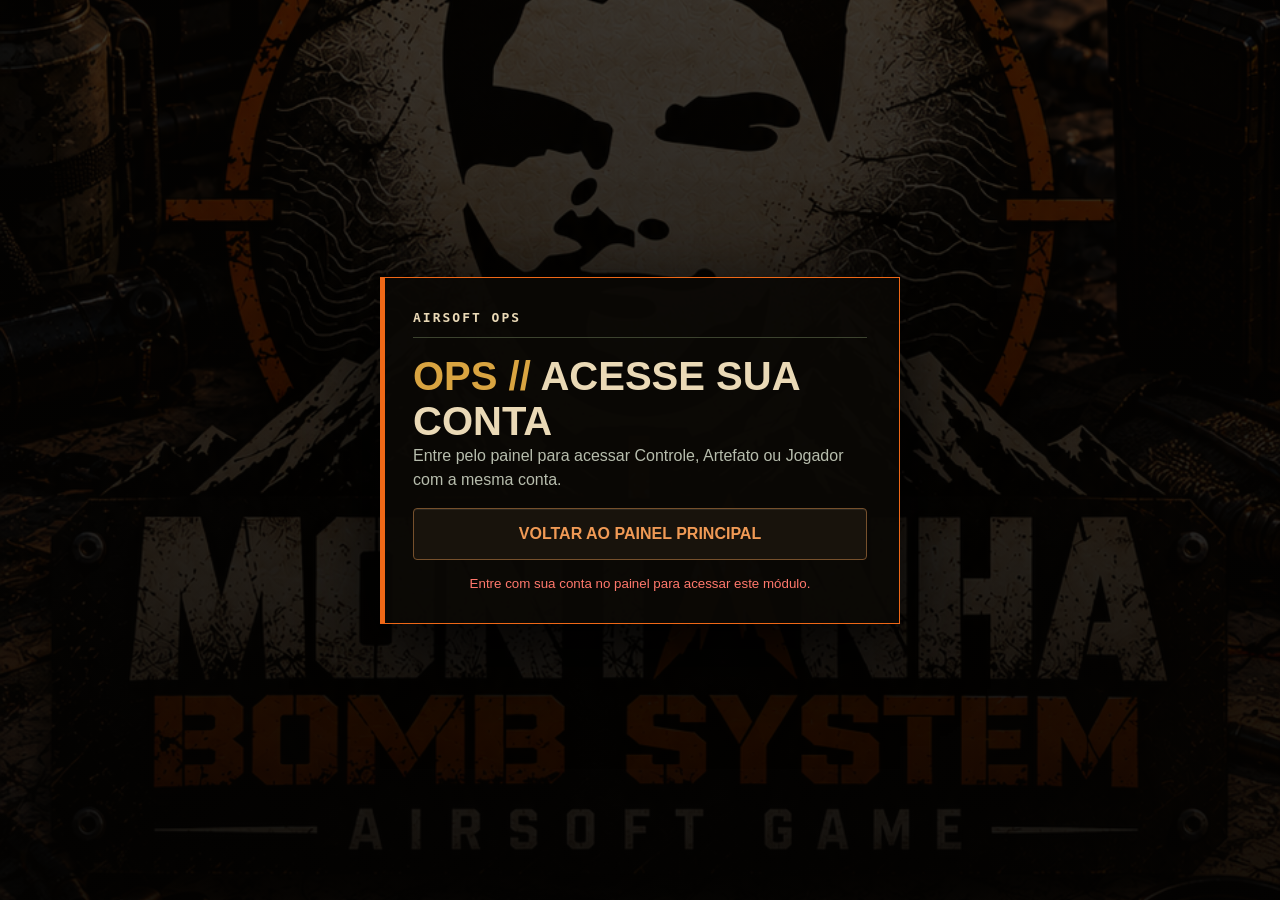
<file: outputs/bomba.html>
<!doctype html>
<html lang="pt-BR">
<head>
  <meta charset="utf-8">
  <meta name="viewport" content="width=device-width, initial-scale=1, viewport-fit=cover">
  <title>Airsoft Ops - Bomba</title>
  <link rel="stylesheet" href="airsoft-cloud.css?v=20261005-paridade">
  <script src="supabase-config.js?v=20260930-1"></script>
  <script src="supabase.js?v=20260930-1"></script>
  <script src="airsoft-shared.js?v=20261002-9"></script>
  <script src="airsoft-audio.js?v=20261007-explosao"></script>
  <script src="airsoft-cloud.js?v=20261006-bomba" defer></script>
  <style>
    body { margin: 0; min-height: 100vh; background: #050708; color: #e8f0ed; font-family: Segoe UI, Arial, sans-serif; }
    main { min-height: 100vh; display: grid; place-items: center; padding: 18px; box-sizing: border-box; background: radial-gradient(circle at 20% 0%, #12382a, transparent 28rem), linear-gradient(135deg, #050708, #111719); }
    .device { position:relative; width: min(100%, 960px); min-height: 720px; border: 1px solid #2b3a3d; background: #090d0f; display: grid; grid-template-rows: 1fr auto; gap: 18px; padding: 18px; box-shadow: 0 24px 80px rgba(0,0,0,.6); }
    .row { display: flex; gap: 8px; flex-wrap: wrap; align-items: center; justify-content: space-between; }
    .badges { display: flex; gap: 8px; flex-wrap: wrap; }
    .badge { border: 1px solid #2b3a3d; background: #172024; padding: 7px 10px; text-transform: uppercase; font-size: 12px; }
    .artifactStatusBar { position:absolute; inset:12px 12px auto; z-index:6; pointer-events:none; display:flex; justify-content:space-between; align-items:flex-start; gap:12px; }
    .statusPod { max-width:min(42%,260px); border:1px solid #6f6746; background:rgba(7,9,7,.92); padding:7px; box-shadow:0 5px 18px rgba(0,0,0,.65); display:grid; gap:5px; }
    .statusPod.right { justify-items:end; text-align:right; }
    .statusPod .badge { width:fit-content; max-width:100%; padding:4px 7px; overflow:hidden; text-overflow:ellipsis; white-space:nowrap; background:transparent; border-color:#3e412f; font-size:10px; }
    .device > .center { padding-top:38px; }
    .green { color: #34d399; } .red { color: #fb4e4e; } .amber { color: #f2b84b; } .blue { color: #4ea7ff; }
    .center { display: grid; gap: 18px; place-items: center; text-align: center; }
    h1 { margin: 0; font-size: clamp(24px, 5vw, 54px); text-transform: uppercase; }
    .timers { width: min(100%, 760px); display: grid; grid-template-columns: 1fr 1fr; gap: 12px; }
    .timerBox { border: 1px solid #2b3a3d; background: #050708; padding: 14px; display: grid; gap: 8px; }
    .label { color: #8fa09a; font-size: 12px; text-transform: uppercase; }
    .timer { font-size: clamp(48px, 10vw, 110px); color: #fb4e4e; font-weight: 900; font-variant-numeric: tabular-nums; }
    .timer.small { color: #f2b84b; }
    .qr { width: 150px; height: 150px; padding: 10px; background: #e8f0ed; display: grid; grid-template-columns: repeat(7, 1fr); gap: 4px; }
    .qr span { background: #050708; }
    .keypad { width: min(100%, 360px); display: grid; gap: 8px; }
    .keypad.locked { opacity: .45; }
    .display { min-height: 54px; display: grid; place-items: center; border: 1px solid #2b3a3d; background: #050708; color: #34d399; font-size: 28px; font-weight: 900; }
    .keys { display: grid; grid-template-columns: repeat(3, 1fr); gap: 7px; }
    button { min-height: 54px; border: 1px solid #2b3a3d; background: #172024; color: #e8f0ed; font: inherit; font-weight: 800; cursor: pointer; }
    button:disabled { cursor: not-allowed; filter: grayscale(1); opacity: .55; }
    .ok { background: #34d399; color: #03110c; }
    .popupLayer { position: fixed; inset: 0; display: grid; place-items: center; padding: 18px; overflow:auto; overscroll-behavior:contain; background: rgba(0,0,0,.64); z-index: 10; }
    .popupLayer[hidden] { display: none; }
    .popup { width: min(100%, 520px); max-height:calc(100dvh - 24px); overflow:auto; border: 1px solid #34d399; background: #10171a; padding: 20px; box-shadow: 0 22px 80px rgba(0,0,0,.72); display: grid; gap: 12px; text-align: left; }
    .popup strong { color: #34d399; text-transform: uppercase; font-size: 12px; }
    .popup h2 { margin: 0; text-transform: uppercase; font-size: 24px; }
    .popup p { margin: 0; color: #c4d2ce; line-height: 1.45; }
    .winnerText { color: #34d399; text-shadow: 0 0 24px rgba(52,211,153,.34); }
    .device.notebookMode { border-radius: 10px; min-height: 640px; }
    .device.notebookMode .center { border: 1px solid #334235; background: #050806; padding: 18px; box-shadow: inset 0 0 60px rgba(93,159,184,.08); }
    .device.notebookMode .qr { border-color: #5d9fb8; }
    .device.notebookMode .keypad { width: min(100%, 420px); }
    .deviceSetupLayer { position:fixed; inset:0; z-index:30; display:grid; place-items:center; padding:12px; overflow:auto; overscroll-behavior:contain; background:rgba(0,0,0,.9); box-sizing:border-box; }
    .deviceSetupLayer[hidden] { display:none; }
    .deviceSetup { width:min(100%,520px); max-height:calc(100dvh - 24px); overflow:auto; border:2px solid #6d744d; background:#0b0d09; padding:22px; box-shadow:0 24px 90px #000; display:grid; gap:14px; }
    .deviceSetup h2,.deviceSetup p { margin:0; }
    .deviceSetup label { display:grid; gap:6px; color:#d6c78d; text-transform:uppercase; font-size:12px; }
    .deviceSetup input,.deviceSetup select { min-height:48px; border:1px solid #596046; background:#050604; color:#f3ecd1; padding:0 12px; font:inherit; }
    .deviceSetupStatus { min-height:42px; padding:10px; border:1px solid #353b2c; color:#c8cbb8; line-height:1.4; }
    @media (max-width: 720px), (max-height: 520px) {
      .timers { grid-template-columns: 1fr; }
      .deviceSetup { width:min(100%,680px); padding:12px; gap:8px; }
      .deviceSetup h2 { font-size:18px; }
      .deviceSetup p { font-size:12px; line-height:1.3; }
      .deviceSetup input,.deviceSetup select,.deviceSetup button { min-height:40px; }
      .deviceSetupStatus { min-height:0; padding:7px 9px; }
      .popup { padding:14px; gap:8px; }
    }
  </style>
  <script>document.documentElement.classList.toggle('mobileApp', new URLSearchParams(location.search).has('android') || matchMedia('(max-width: 900px), (pointer: coarse)').matches);</script>
  <link id="legacyTheme" rel="stylesheet" href="airsoft-theme.css?v=20260928-map-symbols-1">
  <style id="android-webview-compat">
    html.mobileApp [hidden] { display:none !important; }
    html.mobileApp body { overflow:hidden !important; }
    html.mobileApp .device { opacity:1 !important; visibility:visible !important; }
    html.mobileApp body::after,
    html.mobileApp .device::before,
    html.mobileApp .device::after {
      mix-blend-mode:normal !important;
      backdrop-filter:none !important;
      filter:none !important;
    }
    html, body { width:100%; min-width:0; height:100%; min-height:100%; }
    html.mobileApp body.bombMode,
    html.mobileApp body.bombMode main {
      width:100vw !important;
      height:100vh !important;
      min-height:100vh !important;
      overflow:hidden !important;
    }
    html.mobileApp body.bombMode main {
      position:fixed !important;
      inset:0 !important;
      display:grid !important;
      place-items:center !important;
      padding:0 !important;
    }
    html.mobileApp body.bombMode .device {
      position:fixed !important;
      top:var(--cloud-header-height, 64px) !important;
      left:50% !important;
      width:var(--android-bomb-width, 540px) !important;
      height:auto !important;
      min-width:0 !important;
      min-height:0 !important;
      aspect-ratio:3 / 2 !important;
      transform:translateX(-50%) !important;
    }
    html.mobileApp .popupLayer,
    html.mobileApp .deviceSetupLayer {
      box-sizing:border-box !important;
      padding:24px max(24px, env(safe-area-inset-left)) !important;
    }
    html.mobileApp .popup,
    html.mobileApp .deviceSetup {
      width:min(680px, calc(100vw - 48px)) !important;
      max-height:calc(100vh - 48px) !important;
      box-sizing:border-box !important;
      padding:24px !important;
      gap:14px !important;
      font-size:18px !important;
      transform:none !important;
    }
    html.mobileApp .deviceSetup {
      height:calc(100vh - 48px) !important;
      min-height:260px !important;
    }
    html.mobileApp .popup { min-height:220px !important; }
    html.mobileApp .popup strong,
    html.mobileApp .deviceSetup label { font-size:14px !important; }
    html.mobileApp .popup h2,
    html.mobileApp .deviceSetup h2 { font-size:28px !important; }
    html.mobileApp .popup button,
    html.mobileApp .deviceSetup button,
    html.mobileApp .deviceSetup input,
    html.mobileApp .deviceSetup select { min-height:52px !important; }
    @media (max-height:600px) {
      html.mobileApp .popup,
      html.mobileApp .deviceSetup {
        padding:16px !important;
        gap:9px !important;
        font-size:16px !important;
      }
      html.mobileApp .popup h2,
      html.mobileApp .deviceSetup h2 { font-size:22px !important; }
    }
  </style>
  <script>
    if (document.documentElement.classList.contains('mobileApp')) {
      const sizeBombForAndroid = () => {
        const headerHeight = document.documentElement.classList.contains('cloudActive') ? 64 : 0;
        const width = Math.min(window.innerWidth, Math.max(180, window.innerHeight - headerHeight) * 1.5);
        document.documentElement.style.setProperty('--android-bomb-width', width + 'px');
      };
      sizeBombForAndroid();
      addEventListener('resize', sizeBombForAndroid, { passive:true });
      addEventListener('orientationchange', sizeBombForAndroid, { passive:true });
      addEventListener('airsoft-room-ready', sizeBombForAndroid);
    }
  </script>
  <link rel="stylesheet" href="airsoft-brand.css?v=20260930-1">
  <script src="subscription.js?v=20261007-trial" defer></script>
</head>
<body>
<main>
  <section class="device">
    <div class="artifactStatusBar">
      <div class="statusPod">
        <span class="badge red" id="bombState">Preparação</span>
      </div>
      <div class="statusPod right">
        <span class="badge blue" id="mode">Bomba clássica</span>
        <span class="badge amber" id="pending">Solicitação: nenhuma</span>
      </div>
    </div>
    <div class="center">
      <h1 id="phase">Aguardando início</h1>
      <div class="timers">
        <div class="timerBox"><span class="label">Tempo de jogo</span><div class="timer" id="gameTimer">18:00</div></div>
        <div class="timerBox"><span class="label" id="resultTimerLabel">Tempo da bomba</span><div class="timer small" id="bombTimer">--:--</div></div>
      </div>
      <section class="laptopScreen" id="laptopScreen" hidden aria-label="Notebook cenográfico">
        <div class="laptopTopbar">
          <span class="windowDots"><i></i><i></i><i></i></span>
          <span id="laptopName">NBK-17 Operações</span>
          <span id="laptopSignal">LOCKED</span>
        </div>
        <div class="laptopView active" id="laptopLogin">
          <div class="loginPanel">
            <div class="loginAvatar"><span></span></div>
            <span class="terminalTag">SECURE OS</span>
            <h2 id="loginUser">Operador bloqueado</h2>
            <p id="loginHint">Escaneie o QR e solicite acesso pelo celular.</p>
            <div class="loginFields">
              <span>Credencial de acesso</span>
              <div class="fakeInput">********</div>
              <span>Chave operacional</span>
              <div class="fakeInput mutedInput">Aguardando validação</div>
            </div>
            <div class="passwordLine"><span></span><span></span><span></span><span></span></div>
          </div>
        </div>
        <div class="laptopView" id="laptopFolders">
          <div class="fileManager">
            <aside class="fileSidebar">
              <b>Locais</b>
              <span>Home</span>
              <span>Documentos</span>
              <span>Downloads</span>
              <span>Rede segura</span>
              <b>Dispositivos</b>
              <span>Partição básica</span>
              <span>Volume criptografado</span>
            </aside>
            <section class="fileWorkspace">
              <div class="fileToolbar">
                <span>‹</span><span>›</span><b>Home / operações / dados</b><em>Pesquisar</em>
              </div>
              <div class="folderGrid" id="folderGrid"></div>
              <div class="fileStrip"><span id="folderFileName">rotas-extracao.enc</span><b id="folderFileState">CRIPTOGRAFADO</b></div>
            </section>
          </div>
        </div>
        <div class="laptopView" id="laptopFile">
          <article class="openFile">
            <header><span id="openFileName">rotas-extracao.enc</span><b>ARQUIVO ABERTO</b></header>
            <div class="editorToolbar"><span>Arquivo</span><span>Editar</span><span>Ver</span><span>Criptografia</span><b>somente leitura</b></div>
            <div class="fileLines">
              <span></span><span></span><span></span><span></span><span></span>
            </div>
            <p id="payloadInfo">Pacote pronto para envio.</p>
          </article>
        </div>
        <div class="laptopView" id="laptopMail">
          <div class="mailSentIcon"><span></span></div>
          <h2>Email enviado</h2>
          <p id="mailRecipient">Destino confirmado.</p>
        </div>
      </section>
      <section class="terminalScreen" id="terminalScreen" hidden aria-label="Terminal de dominação">
        <div class="terminalHeader">
          <span id="terminalName">TERMINAL AX-07</span>
          <b id="terminalOwner">NEUTRO</b>
        </div>
        <div class="terminalCore">
          <div class="captureRing" id="captureRing">DOMÍNIO</div>
          <p id="terminalHint">Aguardando captura com dupla confirmação.</p>
        </div>
        <div class="terminalScores">
          <div><span id="terminalTeam1Name">Time 1</span><b id="terminalTeam1Time">00:00</b></div>
          <div><span id="terminalTeam2Name">Time 2</span><b id="terminalTeam2Time">00:00</b></div>
        </div>
      </section>
      <section class="locatorScreen" id="locatorScreen" hidden aria-label="Localizador de artefato">
        <div class="locatorBeacon">
          <span></span>
          <i></i>
        </div>
        <h2 id="locatorArtifactTitle">Artefato AX-07</h2>
        <p id="locatorArtifactStatus">Sinal aguardando ativação do Controlador.</p>
        <div class="locatorCoords">
          <span>LAT <b id="locatorLat">----</b></span>
          <span>LNG <b id="locatorLng">----</b></span>
        </div>
      </section>
      <aside class="bombHardware" aria-hidden="true">
        <div class="hardwareWires"><i></i><i></i><i></i><i></i></div>
        <div class="hazardPlate"><span>!</span><b>ALTA TENSÃO</b></div>
        <div class="speakerPlate"><span></span><i></i><i></i><i></i><i></i><i></i><i></i><i></i></div>
        <div class="armedLamp"><span></span><b>ARMADO</b></div>
        <div class="chargePack"><i></i><i></i><i></i><b>CARGA CENOGRÁFICA</b></div>
      </aside>
      <b class="qrTitle" id="qrTitle">Escanear código</b>
      <div class="qr" id="stageQr" aria-label="QR code cenográfico">
        <span></span><span></span><span></span><i></i><span></span><i></i><span></span>
        <span></span><i></i><span></span><i></i><i></i><span></span><i></i>
        <span></span><span></span><span></span><i></i><span></span><span></span><span></span>
        <i></i><span></span><i></i><span></span><i></i><span></span><i></i>
        <span></span><i></i><span></span><i></i><span></span><i></i><span></span>
        <i></i><span></span><i></i><span></span><i></i><span></span><span></span>
        <span></span><i></i><span></span><span></span><i></i><span></span><i></i>
      </div>
      <div class="keypad locked" id="keypad">
        <div class="display" id="display">----</div>
        <div class="keys" id="keys">
          <button>1</button><button>2</button><button>3</button>
          <button>4</button><button>5</button><button>6</button>
          <button>7</button><button>8</button><button>9</button>
          <button data-act="clear">Limpar</button><button>0</button><button class="ok" data-act="ok">OK</button>
        </div>
      </div>
    </div>
    <div class="badges">
      <span class="badge green" id="qrArm">QR arme: 0/1</span>
      <span class="badge green" id="qrDefuse">QR desarme: 0/1</span>
    </div>
  </section>
</main>
<div class="deviceSetupLayer" id="deviceSetupLayer">
  <section class="deviceSetup" aria-labelledby="deviceSetupTitle">
    <span class="badge amber">Pareamento de artefato</span>
    <h2 id="deviceSetupTitle">Cadastrar este dispositivo</h2>
    <p>Identifique este tablet ou celular. O Controlador deverá aprovar e escolher qual bomba será exibida nele.</p>
    <label>Nome do aparelho<input id="deviceName" maxlength="40" placeholder="Ex.: Tablet maleta norte"></label>
    <label>Tipo de dispositivo<select id="deviceType"><option value="tablet">Tablet</option><option value="phone">Celular</option><option value="notebook">Notebook</option></select></label>
    <button class="primary" id="requestDeviceRegistration">Solicitar cadastro</button>
    <p class="deviceSetupStatus" id="deviceSetupStatus">Este aparelho ainda não está cadastrado.</p>
    <button id="deviceDemoMode">Abrir somente para demonstração</button>
  </section>
</div>
<div class="popupLayer" id="popupLayer" hidden>
  <section class="popup" role="dialog" aria-modal="true" aria-labelledby="popupTitle">
    <strong id="popupKind">Bomba</strong>
    <h2 id="popupTitle">Aviso</h2>
    <p id="popupBody"></p>
    <div class="progressWrap" id="bombProgress" hidden>
      <div class="progressMeta"><span id="bombProgressLabel">Progresso</span><span id="bombProgressTime">--s</span></div>
      <div class="progressTrack"><div class="progressFill" id="bombProgressFill"></div></div>
    </div>
    <button class="danger" id="popupCancel" hidden>Cancelar operação</button>
    <button class="primary" id="popupConfirm" hidden>OK</button>
    <button id="popupClose">Fechar</button>
  </section>
</div>
<script>
  let entry = '';
  let popupTimer = null;
  let progressTimer = null;
  let progressTimeout = null;
  let progressActive = false;
  let progressCancel = null;
  let confirmActive = false;
  let lastNoticeId = 0;
  let artifactGpsTimer = null;
  let artifactGpsWatchId = null;
  let artifactGpsMode = null;
  let operationalSoundMode = null;
  let operationalSoundTimer = null;
  const bombDeviceStorageKey = 'airsoft-bomb-device-id-v1';
  let bombDeviceId = localStorage.getItem(bombDeviceStorageKey);
  if (!bombDeviceId) {
    bombDeviceId = 'bomb-device-' + Date.now() + '-' + Math.random().toString(36).slice(2, 8);
    localStorage.setItem(bombDeviceStorageKey, bombDeviceId);
  }
  let deviceRegistrationError = '';
  let bombDemoMode = localStorage.getItem('airsoft-bomb-demo-v1') === '1';
  function fmt(v) { return v == null ? '--:--' : String(Math.floor(v / 60)).padStart(2, '0') + ':' + String(v % 60).padStart(2, '0'); }
  function playOperationalSound(kind) {
    if (window.AirsoftAudio && !AirsoftAudio.enabled()) return;
    if (window.AirsoftSound) { window.AirsoftSound.play(kind); return; }
    try {
      const audio = new (window.AudioContext || window.webkitAudioContext)();
      const oscillator = audio.createOscillator();
      const gain = audio.createGain();
      oscillator.frequency.value = kind === 'armed' ? 960 : 620;
      gain.gain.value = .35;
      oscillator.connect(gain); gain.connect(audio.destination); oscillator.start();
      setTimeout(() => { oscillator.stop(); audio.close(); }, kind === 'armed' ? 280 : 160);
    } catch (_) {}
  }
  function syncOperationalSound(s) {
    const armed = canOperateDevice(s) && !isDataMode(s) && !isTerminalMode(s) && !isLocatorMode(s) && s.bombSeconds != null && s.running && !s.finished;
    const locating = canOperateDevice(s) && isLocatorMode(s) && s.locatorEnabled && s.locatorArtifactLat != null && s.locatorArtifactLng != null;
    const nextMode = armed ? 'armed' : locating ? 'locator' : null;
    if (nextMode === operationalSoundMode) return;
    clearInterval(operationalSoundTimer);
    operationalSoundTimer = null;
    operationalSoundMode = nextMode;
    if (!nextMode) return;
    playOperationalSound(nextMode);
    operationalSoundTimer = setInterval(() => playOperationalSound(nextMode), nextMode === 'armed' ? 1000 : 2400);
  }
  function renderSevenSegment(element, value) {
    const activeSegments = {
      '0': 'abcdef', '1': 'bc', '2': 'abdeg', '3': 'abcdg',
      '4': 'bcfg', '5': 'acdfg', '6': 'acdefg', '7': 'abc',
      '8': 'abcdefg', '9': 'abcdfg', '-': 'g'
    };
    element.innerHTML = Array.from(String(value)).map(char => {
      if (char === ':') return '<span class="segColon"><i></i><i></i></span>';
      const active = activeSegments[char] || '';
      return '<span class="segDigit">' + 'abcdefg'.split('').map(segment =>
        '<i class="seg seg-' + segment + (active.includes(segment) ? ' active' : '') + '"></i>'
      ).join('') + '</span>';
    }).join('');
  }
  function isDataMode(s) { return s.mode === 'Roubo de dados'; }
  function isTerminalMode(s) { return s.mode === 'Dominação de terminal'; }
  function isLocatorMode(s) { return s.mode === 'Localização de artefato'; }
  function onlineDevice() { return typeof AirsoftCloud !== 'undefined' && AirsoftCloud.isConnected(); }
  function canOperateDevice(s) {
    if (!onlineDevice()) return Boolean(bombDemoMode && s.running && !s.finished);
    const device = (s.bombDevices || []).find(item => item.id === bombDeviceId && item.status === 'approved');
    const bomb = device && (s.bombSequence || []).find(item => item.id === device.bombId);
    if (!device || !AirsoftCloud.isDeviceOwner(device) || !bomb || !s.running || s.finished) return false;
    if (isDataMode(s) || isTerminalMode(s) || isLocatorMode(s)) return true;
    return bomb.id === s.bombSequence[s.bombSequenceIndex || 0]?.id;
  }
  function activeBomb(s) {
    const list = s.bombSequence || [];
    const device = (s.bombDevices || []).find(item => item.id === bombDeviceId && item.status === 'approved');
    if (device && device.bombId) return list.find(item => item.id === device.bombId) || null;
    return bombDemoMode && !onlineDevice() ? list[Math.max(0, Math.min(Number(s.bombSequenceIndex || 0), list.length - 1))] || null : null;
  }
  function renderDeviceSetup(s) {
    const device = (s.bombDevices || []).find(item => item.id === bombDeviceId);
    deviceDemoMode.hidden = onlineDevice();
    if (bombDemoMode && !onlineDevice()) { deviceSetupLayer.hidden = true; return; }
    const assigned = device && (s.bombSequence || []).find(item => item.id === device.bombId);
    deviceSetupLayer.hidden = Boolean(onlineDevice() && device && device.status === 'approved' && assigned && AirsoftCloud.isDeviceOwner(device));
    if (!device) {
      deviceSetupStatus.textContent = deviceRegistrationError || (s.finished ? 'Partida encerrada. Abra uma nova operação para cadastrar o aparelho.' : s.running ? 'Partida iniciada. O cadastro de novos dispositivos está fechado.' : 'Este aparelho ainda não está cadastrado.');
      requestDeviceRegistration.disabled = Boolean(s.running || s.finished);
      return;
    }
    deviceName.value = device.name || '';
    deviceType.value = device.type || 'tablet';
    if (device.status === 'approved') {
      const bomb = (s.bombSequence || []).find(item => item.id === device.bombId);
      deviceSetupStatus.textContent = bomb ? 'Aprovado para ' + bomb.number + ' · ' + bomb.name + '.' : 'Aprovado, aguardando uma bomba válida.';
    } else {
      deviceSetupStatus.textContent = 'Solicitação enviada. Aguarde a aprovação no painel do Controlador.';
    }
    if (deviceRegistrationError) deviceSetupStatus.textContent=deviceRegistrationError;
    requestDeviceRegistration.disabled = Boolean(s.running || s.finished);
    requestDeviceRegistration.textContent = device.status === 'pending' ? 'Atualizar solicitação' : 'Atualizar cadastro';
  }
  function advanceBombSequence(st) {
    const list = st.bombSequence || [];
    const index = Number(st.bombSequenceIndex || 0);
    if (list[index]) list[index].status = 'defused';
    if (index + 1 >= list.length) return false;
    st.bombSequenceIndex = index + 1;
    const next = list[index + 1];
    next.status = st.bombDeploymentMode === 'allArmed' ? 'armed' : 'active';
    st.armCode = next.armCode;
    st.defuseCode = next.defuseCode;
    st.resultSeconds = Number(next.resultSeconds) || 600;
    st.locatorArtifactName = next.name;
    st.locatorArtifactLat = next.lat == null ? null : Number(next.lat);
    st.locatorArtifactLng = next.lng == null ? null : Number(next.lng);
    st.locatorEnabled = next.locatorEnabled !== false;
    st.bombSeconds = st.bombDeploymentMode === 'allArmed' ? Number(next.remainingSeconds || next.resultSeconds || 600) : null;
    st.bombState = st.bombDeploymentMode === 'allArmed' ? 'Próxima bomba para desarme' : 'Próxima bomba liberada';
    st.phase = st.bombDeploymentMode === 'allArmed' ? next.name + ' continua armada' : next.name + ' aguardando arme';
    st.qrArm = 0; st.qrDefuse = 0; st.qrArmAt = null; st.qrDefuseAt = null;
    st.qrStageNonce = Number(st.qrStageNonce || 0) + 1;
    st.qrStageName = 'bomba-' + (index + 2);
    st.ctHasCode = false; st.terroristHasCode = false;
    st.ctKnownCode = '----'; st.terroristKnownCode = '----';
    st.ctBombValidated = false; st.terroristBombValidated = false;
    return true;
  }
  function gpsDistanceMeters(aLat, aLng, bLat, bLng) {
    const toRad = value => Number(value) * Math.PI / 180;
    const radius = 6371000;
    const dLat = toRad(bLat - aLat);
    const dLng = toRad(bLng - aLng);
    const h = Math.sin(dLat / 2) ** 2 + Math.cos(toRad(aLat)) * Math.cos(toRad(bLat)) * Math.sin(dLng / 2) ** 2;
    return 2 * radius * Math.atan2(Math.sqrt(h), Math.sqrt(1 - h));
  }
  function storeArtifactPosition(pos) {
      const lat = Number(pos.coords.latitude.toFixed(6));
      const lng = Number(pos.coords.longitude.toFixed(6));
      AirsoftBus.update(st => {
        if (st.locatorTransmitOnMove && st.locatorArtifactLat != null && st.locatorArtifactLng != null) {
          const movement = gpsDistanceMeters(st.locatorArtifactLat, st.locatorArtifactLng, lat, lng);
          if (movement < Number(st.locatorMovementThresholdMeters || 25)) return st;
        }
        st.locatorArtifactLat = lat;
        st.locatorArtifactLng = lng;
        const bomb = activeBomb(st);
        if (bomb && !isDataMode(st) && !isTerminalMode(st) && !isLocatorMode(st)) {
          bomb.lat = lat; bomb.lng = lng; bomb.locatorEnabled = true;
        }
        st.locatorArtifactAccuracy = Math.round(pos.coords.accuracy || 0);
        st.locatorLastArtifactFix = new Date().toLocaleTimeString('pt-BR', { hour: '2-digit', minute: '2-digit', second: '2-digit' });
        if (st.running && st.locatorOriginLat == null) {
          st.locatorOriginLat = lat;
          st.locatorOriginLng = lng;
        }
        if (st.running && st.locatorMovementAlertEnabled && !st.locatorMovementDetected && st.locatorOriginLat != null) {
          const moved = gpsDistanceMeters(st.locatorOriginLat, st.locatorOriginLng, lat, lng);
          if (moved >= Number(st.locatorMovementThresholdMeters || 25)) {
            st.locatorMovementDetected = true;
            st.locatorMovementMeters = moved;
            st.locatorMovementNoticeId = Date.now();
            st.log = [{ time: new Date().toLocaleTimeString('pt-BR', { hour: '2-digit', minute: '2-digit' }), text: 'Alerta: artefato deslocado pela primeira vez.' }, ...(st.log || [])].slice(0, 80);
          }
        }
      });
  }
  function publishArtifactPosition() {
    const current = AirsoftBus.read();
    if (!canOperateDevice(current) || !current.locatorEnabled || !navigator.geolocation) return;
    const highAccuracy = current.locatorAccuracyMode !== 'battery';
    navigator.geolocation.getCurrentPosition(storeArtifactPosition, () => {}, { enableHighAccuracy: highAccuracy, timeout: highAccuracy ? 10000 : 6000, maximumAge: current.locatorAccuracyMode === 'high' ? 0 : 10000 });
  }
  function stopArtifactGps() {
    if (artifactGpsTimer != null) clearInterval(artifactGpsTimer);
    if (artifactGpsWatchId != null && navigator.geolocation) navigator.geolocation.clearWatch(artifactGpsWatchId);
    artifactGpsTimer = null;
    artifactGpsWatchId = null;
    artifactGpsMode = null;
  }
  function syncArtifactGps(s) {
    const nextMode = s.locatorUpdateMode === 'realtime' ? 'realtime' : '10s';
    if (!canOperateDevice(s) || !s.locatorEnabled || !navigator.geolocation) { stopArtifactGps(); return; }
    if (artifactGpsMode === nextMode) return;
    stopArtifactGps();
    artifactGpsMode = nextMode;
    if (nextMode === 'realtime') {
      const highAccuracy = s.locatorAccuracyMode !== 'battery';
      artifactGpsWatchId = navigator.geolocation.watchPosition(storeArtifactPosition, () => {}, { enableHighAccuracy: highAccuracy, maximumAge: s.locatorAccuracyMode === 'high' ? 0 : 10000, timeout: highAccuracy ? 10000 : 6000 });
    } else {
      publishArtifactPosition();
      artifactGpsTimer = setInterval(publishArtifactPosition, 10000);
    }
  }
  function codeLabel(type, s) {
    if (isDataMode(s)) return type === 'arm' ? 'senha do notebook' : 'senha administrativa';
    return type === 'arm' ? 'senha de arme' : 'senha de desarme';
  }
  function dataSignal(s) {
    if (s.dataStage === 'sent') return 'MAIL SENT';
    if (s.dataStage === 'decryptQr') return 'VALIDATE';
    if (s.dataStage === 'decrypted') return 'FILE OPEN';
    if (s.dataStage === 'downloaded') return 'DOWNLOADED';
    if (s.dataStage === 'folderPick') return 'SELECT FOLDER';
    if (s.dataStage === 'accessed') return 'ACCESS GRANTED';
    if (s.pending) return 'PASSWORD';
    return 'LOCKED';
  }
  function setLaptopView(view) {
    [laptopLogin, laptopFolders, laptopFile, laptopMail].forEach(el => el.classList.remove('active'));
    view.classList.add('active');
  }
  function renderLaptop(s) {
    laptopScreen.hidden = !isDataMode(s);
    if (!isDataMode(s)) return;
    laptopName.textContent = s.dataNotebookName || 'NBK-17 Operações';
    laptopSignal.textContent = dataSignal(s);
    const folders = s.dataFolderOptions || ['SYSTEM_CACHE', 'OP_BLACKBOX', 'FIELD_LOGS', 'ARCHIVE_09'];
    const correctFolder = Number.isInteger(s.dataCorrectFolder) ? s.dataCorrectFolder : 1;
    folderGrid.innerHTML = folders.slice(0, 4).map((name, index) => {
      const active = s.dataStage === 'folderPick' ? '' : (index === correctFolder ? ' activeFolder' : ' mutedFolder');
      const hint = s.dataStage === 'folderPick' ? 'abrir pasta' : (index === correctFolder ? 'alvo localizado' : 'sem acesso');
      return '<button class="folderCard' + active + '" data-folder-index="' + index + '"><span class="folderIcon"></span><b>' + name + '</b><small>' + hint + '</small></button>';
    }).join('');
    folderFileName.textContent = s.dataFileName || 'rotas-extracao.enc';
    openFileName.textContent = s.dataFileName || 'rotas-extracao.enc';
    payloadInfo.textContent = 'Pacote ' + (s.dataPayloadSize || '48 MB') + ' pronto para ' + (s.dataRecipient || 'relay@darknet.ops') + '.';
    mailRecipient.textContent = 'Enviado para ' + (s.dataRecipient || 'relay@darknet.ops') + ' / pacote ' + (s.dataPayloadSize || '48 MB') + '.';
    loginHint.textContent = s.pending ? 'Digite a senha no teclado do notebook.' : 'Escaneie o QR e solicite acesso pelo celular.';
    folderFileState.textContent = s.dataStage === 'decryptQr' ? 'VALIDAÇÃO PENDENTE' : s.dataStage === 'downloaded' ? 'BAIXADO NO NOTEBOOK' : s.dataStage === 'decrypted' ? 'ARQUIVO ABERTO' : 'CRIPTOGRAFADO';
    if (s.dataStage === 'sent') setLaptopView(laptopMail);
    else if (s.dataStage === 'decrypted') setLaptopView(laptopFile);
    else if (s.dataStage === 'folderPick' || s.dataStage === 'accessed' || s.dataStage === 'downloaded' || s.dataStage === 'decryptQr') setLaptopView(laptopFolders);
    else setLaptopView(laptopLogin);
  }
  function renderTerminal(s) {
    terminalScreen.hidden = !isTerminalMode(s);
    if (!isTerminalMode(s)) return;
    terminalName.textContent = s.terminalName || 'TERMINAL AX-07';
    terminalTeam1Name.textContent = s.team1Name;
    terminalTeam2Name.textContent = s.team2Name;
    terminalTeam1Time.textContent = fmt(s.terminalTeam1Seconds || 0);
    terminalTeam2Time.textContent = fmt(s.terminalTeam2Seconds || 0);
    terminalOwner.textContent = s.terminalOwner === 'ct' ? s.team1Name : s.terminalOwner === 'terrorist' ? s.team2Name : 'NEUTRO';
    captureRing.textContent = s.terminalValidationRequired ? 'VALIDAR' : s.terminalOwner ? 'DOMINADO' : 'NEUTRO';
    terminalHint.textContent = s.terminalValidationRequired ? 'Validação obrigatória em andamento. Confirme no celular e no terminal.' : s.terminalOwner ? 'Domínio ativo. Próxima validação no contador.' : 'Aguardando captura com dupla confirmação.';
  }
  function renderLocator(s) {
    locatorScreen.hidden = !isLocatorMode(s);
    if (!isLocatorMode(s)) return;
    locatorArtifactTitle.textContent = s.locatorArtifactName || 'Artefato AX-07';
    const hasCoords = s.locatorArtifactLat != null && s.locatorArtifactLng != null;
    locatorArtifactStatus.textContent = s.locatorEnabled && hasCoords ? 'Sinal GPS transmitindo para celulares cadastrados.' : hasCoords ? 'Coordenadas salvas. Sinal desligado pelo Controlador.' : 'Defina as coordenadas no controle do Controlador.';
    locatorLat.textContent = hasCoords ? Number(s.locatorArtifactLat).toFixed(6) : '----';
    locatorLng.textContent = hasCoords ? Number(s.locatorArtifactLng).toFixed(6) : '----';
    locatorScreen.classList.toggle('activeSignal', Boolean(s.locatorEnabled && hasCoords));
  }
  function hidePopup() {
    if (progressActive) return;
    popupLayer.hidden = true;
    bombProgress.hidden = true;
    popupCancel.hidden = true;
    popupConfirm.hidden = true;
    confirmActive = false;
    clearTimeout(popupTimer);
  }
  function showPopup(title, body, kind = 'Bomba') {
    clearTimeout(popupTimer);
    progressActive = false;
    confirmActive = false;
    popupClose.hidden = false;
    popupCancel.hidden = true;
    popupConfirm.hidden = true;
    bombProgress.hidden = true;
    popupKind.textContent = kind;
    popupTitle.textContent = title;
    popupBody.textContent = body;
    popupLayer.hidden = false;
    popupTimer = setTimeout(hidePopup, 15000);
  }
  function showConfirm(title, body, kind = 'Notebook') {
    clearTimeout(popupTimer);
    progressActive = false;
    confirmActive = true;
    popupKind.textContent = kind;
    popupTitle.textContent = title;
    popupBody.textContent = body;
    popupClose.hidden = true;
    popupCancel.hidden = false;
    popupConfirm.hidden = false;
    bombProgress.hidden = true;
    popupLayer.hidden = false;
  }
  function showBombProgress(title, seconds, onComplete, onCancel) {
    const total = Math.max(1, Number(seconds) || 1);
    const startedAt = Date.now();
    const progressState = AirsoftBus.read();
    const progressKind = isTerminalMode(progressState) ? 'Terminal' : 'Notebook';
    clearTimeout(popupTimer);
    clearInterval(progressTimer);
    clearTimeout(progressTimeout);
    progressActive = true;
    progressCancel = onCancel;
    popupKind.textContent = progressKind;
    popupTitle.textContent = title;
    popupBody.textContent = 'Operação local em andamento na tela do ' + (progressKind === 'Terminal' ? 'terminal.' : 'notebook.');
    popupClose.hidden = true;
    popupCancel.hidden = false;
    popupConfirm.hidden = true;
    bombProgress.hidden = false;
    popupLayer.hidden = false;
    function tick() {
      const elapsed = Math.min(total, (Date.now() - startedAt) / 1000);
      const percent = Math.round((elapsed / total) * 100);
      bombProgressFill.style.width = percent + '%';
      bombProgressTime.textContent = percent + '%';
      bombProgressLabel.textContent = elapsed >= total ? 'Processo concluído' : 'Processando arquivo';
    }
    tick();
    progressTimer = setInterval(tick, 250);
    progressTimeout = setTimeout(() => {
      clearInterval(progressTimer);
      progressActive = false;
      popupClose.hidden = false;
      popupCancel.hidden = true;
      bombProgressFill.style.width = '100%';
      bombProgressTime.textContent = '100%';
      bombProgressLabel.textContent = 'Processo concluído';
      if (!canOperateDevice(AirsoftBus.read())) { showPopup('Operação interrompida','O aparelho perdeu a autorização ou a partida terminou.','Bloqueado'); return; }
      onComplete();
      showPopup('Operação concluída', 'A etapa local foi finalizada.', progressKind);
    }, total * 1000);
  }
  popupClose.onclick = hidePopup;
  popupCancel.onclick = () => {
    if (confirmActive) {
      const s = AirsoftBus.read();
      AirsoftBus.update(st => {
        st.pending = null;
        st.operation = null;
        if (s.pending && s.pending.type === 'dataDecodeConfirm') {
          st.bombState = 'Notebook travado';
          st.phase = 'Credencial cancelada';
        } else {
          st.bombState = st.dataStage === 'downloaded' ? 'Dados baixados' : 'Operação cancelada';
          st.phase = 'Operador cancelou a solicitação';
        }
      });
      AirsoftBus.log('Operador cancelou solicitação no notebook.');
      showPopup('Solicitação cancelada', 'A etapa foi recusada no notebook.', 'Cancelado');
      return;
    }
    if (!progressActive) return;
    clearInterval(progressTimer);
    clearTimeout(progressTimeout);
    progressActive = false;
    popupClose.hidden = false;
    popupCancel.hidden = true;
    bombProgress.hidden = true;
    if (progressCancel) progressCancel();
    showPopup('Operação cancelada', 'O operador cancelou a etapa local no notebook.', 'Cancelado');
  };
  function startTerminalCapture(team) {
    if (!canOperateDevice(AirsoftBus.read())) return;
    const seconds = AirsoftBus.read().terminalCaptureSeconds;
    AirsoftBus.update(st => {
      st.pending = null;
      st.bombState = 'Capturando terminal';
      st.phase = 'Barra de guarda no terminal';
      st.operationId += 1;
      st.operation = { id: st.operationId, type: team, kind: 'terminalCapture' };
    });
    const opId = AirsoftBus.read().operationId;
    showBombProgress('Guardando captura', seconds, () => {
      AirsoftBus.update(st => {
        if (!st.operation || st.operation.id !== opId) return;
        st.operation = null;
        st.terminalOwner = team;
        st.terminalValidationRequired = false;
        st.terminalValidationTeam = null;
        st.terminalValidationCode = '----';
        st.bombSeconds = st.terminalValidationIntervalSeconds;
        st.bombState = team === 'ct' ? st.team1Name + ' dominando' : st.team2Name + ' dominando';
        st.phase = 'Domínio ativo';
        st.noticeId += 1;
        st.notice = { kind: 'Terminal', title: 'Terminal dominado', body: 'Domínio confirmado. Aguarde a próxima validação periódica.' };
      });
      AirsoftBus.log('Terminal capturado com dupla conferência.');
    }, () => {
      AirsoftBus.update(st => { st.operation = null; st.pending = null; st.bombState = 'Captura cancelada'; st.phase = 'Terminal sem alteração'; });
      AirsoftBus.log('Operador cancelou captura no terminal.');
    });
  }
  function startTerminalValidation(team) {
    if (!canOperateDevice(AirsoftBus.read())) return;
    AirsoftBus.update(st => {
      st.pending = null;
      st.bombState = 'Validando domínio';
      st.phase = 'Barra de guarda no terminal';
      st.operationId += 1;
      st.operation = { id: st.operationId, type: team, kind: 'terminalValidation' };
    });
    const opId = AirsoftBus.read().operationId;
    const seconds = AirsoftBus.read().actionSeconds;
    showBombProgress('Guardando validação', seconds, () => {
      AirsoftBus.update(st => {
        if (!st.operation || st.operation.id !== opId) return;
        st.operation = null;
        st.terminalOwner = team;
        st.terminalValidationRequired = false;
        st.terminalValidationTeam = null;
        st.terminalValidationCode = '----';
        st.bombSeconds = st.terminalValidationIntervalSeconds;
        st.bombState = team === 'ct' ? st.team1Name + ' dominando' : st.team2Name + ' dominando';
        st.phase = 'Validação renovada';
        st.noticeId += 1;
        st.notice = { kind: 'Terminal', title: 'Domínio validado', body: 'A validação periódica foi confirmada no celular e no terminal.' };
      });
      AirsoftBus.log('Domínio validado com dupla conferência.');
    }, () => {
      AirsoftBus.update(st => { st.operation = null; st.pending = null; st.bombState = 'Validação cancelada'; st.phase = 'Aguardando validação'; });
      AirsoftBus.log('Operador cancelou validação no terminal.');
    });
  }
  popupConfirm.onclick = () => {
    if (!canOperateDevice(AirsoftBus.read())) return;
    const s = AirsoftBus.read();
    if (!s.pending) return;
    if (s.pending.type === 'dataDecodeConfirm') {
      const target = s.pending.credential;
      AirsoftBus.update(st => {
        if (target === 'decrypt') {
          st.terroristHasCode = true;
          st.terroristKnownCode = st.dataDecryptCode;
          st.phase = 'Senha de descriptografia entregue';
        } else if (target === 'defuse') {
          st.ctHasCode = true;
          st.ctKnownCode = st.defuseCode;
          st.phase = 'Senha administrativa entregue';
        } else {
          st.terroristHasCode = true;
          st.terroristKnownCode = st.armCode;
          st.phase = 'Senha do notebook entregue';
        }
        st.pending = null;
        st.bombState = st.dataStage === 'locked' ? 'Notebook travado' : st.bombState;
      });
      AirsoftBus.log('Operador confirmou credencial decodificada.');
      showPopup('Credencial confirmada', 'A senha foi liberada no celular do jogador.', 'Notebook');
    } else if (s.pending.type === 'dataDownloadConfirm') {
      AirsoftBus.update(st => {
        st.pending = null;
        st.bombState = 'Baixando dados';
        st.phase = 'Download local no notebook';
        st.operationId += 1;
        st.operation = { id: st.operationId, type: 'arm', kind: 'bombDownload' };
      });
      const opId = AirsoftBus.read().operationId;
      showBombProgress('Baixando dados no notebook', s.dataDownloadSeconds, () => {
        AirsoftBus.update(st => {
          if (!st.operation || st.operation.id !== opId) return;
          st.operation = null;
          st.dataStage = 'downloaded';
          st.dataDownloaded = true;
          st.bombState = 'Dados baixados';
          st.phase = 'Dados salvos no notebook';
          st.noticeId += 1;
          st.notice = { kind: 'Notebook', title: 'Download concluído', body: 'O arquivo está pronto para descriptografia.' };
        });
        AirsoftBus.log('Download concluído no notebook.');
      }, () => {
        AirsoftBus.update(st => { st.operation = null; st.pending = null; st.bombState = 'Download cancelado'; st.phase = 'Operador cancelou o download'; });
        AirsoftBus.log('Operador cancelou o download no notebook.');
      });
    } else if (s.pending.type === 'terminalCaptureConfirm') {
      const team = s.pending.team;
      if (s.terminalCaptureNeedsCode) {
        AirsoftBus.update(st => {
          st.pending = { type: 'terminalCaptureCode', label: 'senha de captura do terminal', team };
          st.bombState = 'Senha de captura';
          st.phase = 'Digite a senha no teclado do terminal';
        });
        showPopup('Senha necessária', 'Digite a senha de captura configurada pelo Controlador no teclado do terminal.', 'Terminal');
      } else {
        startTerminalCapture(team);
      }
    } else if (s.pending.type === 'terminalValidationConfirm') {
      const team = s.pending.team;
      if (s.terminalRandomRevalidateCode) {
        AirsoftBus.update(st => {
          st.pending = { type: 'terminalValidationCode', label: 'senha randômica de revalidação', team };
          st.bombState = 'Senha de revalidação';
          st.phase = 'Digite a senha randômica decodificada';
        });
        showPopup('Senha randômica', 'Digite no terminal a senha que foi decodificada no celular do jogador.', 'Terminal');
      } else {
        startTerminalValidation(team);
      }
    }
  };
  popupLayer.addEventListener('click', e => { if (e.target === popupLayer) hidePopup(); });
  function renderKeys(s) {
    if (s.pending && s.pending.type === 'dataEmail') {
      keys.classList.add('emailKeys');
      keys.innerHTML = [
        '<div class="keyRow">' + 'qwertyuiop'.split('').map(part => '<button data-text="' + part + '">' + part + '</button>').join('') + '</div>',
        '<div class="keyRow midRow">' + 'asdfghjkl'.split('').map(part => '<button data-text="' + part + '">' + part + '</button>').join('') + '</div>',
        '<div class="keyRow lowRow">' + 'zxcvbnm'.split('').map(part => '<button data-text="' + part + '">' + part + '</button>').join('') + '</div>',
        '<div class="keyRow">' + '0123456789'.split('').map(part => '<button data-text="' + part + '">' + part + '</button>').join('') + '</div>',
        '<div class="keyRow actionRow"><button data-text="@">@</button><button data-text=".">.</button><button data-text="_">_</button><button data-text="-">-</button><button data-act="clear">Limpar</button><button class="ok" data-act="ok">OK</button></div>'
      ].join('');
    } else {
      keys.classList.remove('emailKeys');
      keys.innerHTML = '<button>1</button><button>2</button><button>3</button><button>4</button><button>5</button><button>6</button><button>7</button><button>8</button><button>9</button><button data-act="clear">Limpar</button><button>0</button><button class="ok" data-act="ok">OK</button>';
    }
  }
  function isKeyboardPending(s) {
    return Boolean(canOperateDevice(s) && s.pending && ['arm', 'defuse', 'dataAccess', 'dataAdmin', 'dataDecrypt', 'dataEmail', 'terminalCaptureCode', 'terminalValidationCode'].includes(s.pending.type));
  }
  function render(s) {
    renderDeviceSetup(s);
    syncArtifactGps(s);
    syncOperationalSound(s);
    document.body.classList.toggle('dataMode', isDataMode(s));
    document.body.classList.toggle('bombMode', !isDataMode(s) && !isTerminalMode(s) && !isLocatorMode(s));
    document.body.classList.toggle('terminalMode', isTerminalMode(s));
    document.body.classList.toggle('locatorMode', isLocatorMode(s));
    document.querySelector('.device').classList.toggle('notebookMode', isDataMode(s));
    renderLaptop(s);
    renderTerminal(s);
    renderLocator(s);
    const selectedBomb = activeBomb(s);
    bombState.textContent = s.bombState;
    mode.textContent = s.mode + (selectedBomb && !isDataMode(s) && !isTerminalMode(s) && !isLocatorMode(s) ? ' · ' + selectedBomb.name + ' (' + ((s.bombSequence || []).findIndex(bomb=>bomb.id===selectedBomb.id) + 1) + '/' + s.bombSequence.length + ')' : '');
    phase.textContent = s.phase;
    if (selectedBomb && !isDataMode(s) && !isTerminalMode(s) && !isLocatorMode(s) && selectedBomb.id !== s.bombSequence[s.bombSequenceIndex || 0]?.id && !s.finished) {
      bombState.textContent = selectedBomb.status === 'defused' ? 'Bomba neutralizada' : 'Aguardando sua vez';
      phase.textContent = 'Aparelho vinculado a ' + selectedBomb.name;
    }
    resultTimerLabel.textContent = isDataMode(s) ? 'Progresso hostil' : isTerminalMode(s) ? 'Validação' : isLocatorMode(s) ? 'Sinal GPS' : 'Tempo da bomba';
    if (s.winner) {
      phase.textContent = s.winner;
      phase.classList.add('winnerText');
    } else {
      phase.classList.remove('winnerText');
    }
    renderSevenSegment(gameTimer, fmt(s.gameSeconds));
    const displayedBombSeconds = selectedBomb?.status === 'defused' ? 0 : selectedBomb && s.bombDeploymentMode === 'allArmed' ? Number(selectedBomb.remainingSeconds ?? selectedBomb.resultSeconds ?? 0) : selectedBomb && selectedBomb.id !== s.bombSequence[s.bombSequenceIndex || 0]?.id && !isDataMode(s) && !isTerminalMode(s) && !isLocatorMode(s) ? null : s.bombSeconds;
    renderSevenSegment(bombTimer, fmt(displayedBombSeconds));
    pending.textContent = canOperateDevice(s) && s.pending ? 'Solicitação: ' + s.pending.label : 'Solicitação: nenhuma neste aparelho';
    const qrEnabled = s.qrRequired !== false;
    const qrVariant = Math.abs(Number(s.qrStageNonce || 0)) % 6;
    stageQr.className = 'qr qrVariant' + qrVariant + (qrEnabled ? '' : ' qrDisabled');
    stageQr.style.setProperty('--qr-cell', (16 + qrVariant * 2) + 'px');
    qrTitle.textContent = qrEnabled ? 'QR • ETAPA ' + String(Number(s.qrStageNonce || 0) + 1).padStart(2, '0') : 'QR DESATIVADO';
    qrArm.textContent = s.bombDeploymentMode === 'allArmed' && !isDataMode(s) && !isTerminalMode(s) && !isLocatorMode(s) ? 'Time 2: proteção ativa' : qrEnabled ? (isDataMode(s) ? 'QR invasor: ' : isTerminalMode(s) ? 'QR Time 2: ' : isLocatorMode(s) ? 'GPS Time 2: ' : 'QR arme: ') + s.qrArm + '/' + s.armFactors : 'QR invasor: dispensado';
    qrDefuse.textContent = qrEnabled ? (isDataMode(s) ? 'QR defesa: ' : isTerminalMode(s) ? 'QR Time 1: ' : isLocatorMode(s) ? 'GPS Time 1: ' : 'QR desarme: ') + s.qrDefuse + '/' + s.defuseFactors : 'QR defesa: dispensado';
    renderKeys(s);
    const keyboardPending = isKeyboardPending(s);
    keypad.classList.toggle('locked', !keyboardPending);
    keys.querySelectorAll('button').forEach(btn => btn.disabled = !keyboardPending);
    if (!keyboardPending && entry) { entry = ''; updateDisplay(); }
    if (!keyboardPending) display.textContent = 'BLOQ';
    if (canOperateDevice(s) && s.notice && s.noticeId !== lastNoticeId) {
      if (s.pending && (s.pending.type === 'dataDecodeConfirm' || s.pending.type === 'dataDownloadConfirm' || s.pending.type === 'terminalCaptureConfirm' || s.pending.type === 'terminalValidationConfirm')) showConfirm(s.notice.title, s.notice.body, s.notice.kind || 'Solicitação');
      else showPopup(s.notice.title, s.notice.body, s.notice.kind || 'Solicitação');
      lastNoticeId = s.noticeId;
    }
  }
  requestDeviceRegistration.onclick = async () => {
    const name = deviceName.value.trim();
    if (name.length < 2) { deviceSetupStatus.textContent = 'Digite um nome com pelo menos dois caracteres.'; deviceName.focus(); return; }
    requestDeviceRegistration.disabled = true; deviceRegistrationError='';
    try {
      await AirsoftCloud.registerBombDevice({id:bombDeviceId,name,type:deviceType.value});
      deviceSetupStatus.textContent = 'Cadastro salvo. Aguarde a aprovação e o vínculo com uma bomba no Controle.';
    } catch (error) { deviceRegistrationError='Cadastro não enviado: ' + error.message; deviceSetupStatus.textContent = deviceRegistrationError; }
    finally { requestDeviceRegistration.disabled = Boolean(AirsoftBus.read().running || AirsoftBus.read().finished); }
  };
  deviceDemoMode.onclick = () => {
    if (onlineDevice()) return;
    bombDemoMode = true; localStorage.setItem('airsoft-bomb-demo-v1', '1'); deviceSetupLayer.hidden = true;
  };
  addEventListener('airsoft-room-ready', async () => {
    bombDemoMode = false; localStorage.removeItem('airsoft-bomb-demo-v1');
    const state=AirsoftBus.read(), device=(state.bombDevices || []).find(item=>item.id===bombDeviceId);
    if (device && !device.memberDeviceId && !state.finished) {
      try { await AirsoftCloud.registerBombDevice({id:bombDeviceId,name:device.name,type:device.type}); }
      catch(error) { deviceSetupStatus.textContent=error.message; }
    }
    renderDeviceSetup(AirsoftBus.read());
  });
  setInterval(() => {
    if (onlineDevice() && (AirsoftBus.read().bombDevices || []).some(item=>item.id===bombDeviceId)) AirsoftCloud.touchBombDevice(bombDeviceId).catch(()=>{});
  }, 10000);
  function updateDisplay() { display.textContent = isKeyboardPending(AirsoftBus.read()) ? (entry || '----') : 'BLOQ'; }
  function validate() {
    const s = AirsoftBus.read();
    if (!canOperateDevice(s)) { showPopup('Aparelho bloqueado', 'Aguarde a aprovação, o vínculo correto e o início da partida.', 'Bomba'); return; }
    if (!s.pending) { showPopup('Sem solicitação', 'Nenhuma ação está aguardando senha nesta bomba.', 'Bloqueado'); entry = ''; updateDisplay(); return; }
    if (!s.running || s.finished) { showPopup('Jogo inativo', 'O teclado só valida senha durante uma partida ativa.', 'Bloqueado'); entry = ''; updateDisplay(); return; }
    if (!isDataMode(s) && s.pending.type === 'arm' && s.bombSeconds != null) { showPopup('Arme bloqueado', 'A bomba já está em contagem.', 'Bloqueado'); entry = ''; updateDisplay(); return; }
    if (!isDataMode(s) && s.pending.type === 'defuse' && s.bombSeconds == null) { showPopup('Desarme bloqueado', 'A bomba ainda não está armada.', 'Bloqueado'); entry = ''; updateDisplay(); return; }
    const expected = s.pending.type === 'dataAccess' ? s.armCode : s.pending.type === 'dataAdmin' ? s.defuseCode : s.pending.type === 'dataDecrypt' ? s.dataDecryptCode : s.pending.type === 'dataEmail' ? s.dataRecipient : s.pending.type === 'terminalCaptureCode' ? s.terminalCaptureCode : s.pending.type === 'terminalValidationCode' ? s.terminalValidationCode : s.pending.type === 'arm' ? s.armCode : s.defuseCode;
    const validEntry = s.pending.type === 'dataEmail' ? entry.toLowerCase() === String(expected).toLowerCase() : entry === expected;
    if (!validEntry) {
      AirsoftBus.update(st => {
        if (st.penaltyEnabled && st.penaltySeconds > 0) {
          if (s.pending.type === 'defuse' && st.bombSeconds != null) st.bombSeconds = Math.max(0, st.bombSeconds - st.penaltySeconds);
          if (s.pending.type === 'arm') st.gameSeconds = Math.max(0, st.gameSeconds - st.penaltySeconds);
        }
      });
      showPopup('Senha incorreta', s.penaltyEnabled ? 'Penalidade aplicada pelo controle do Controlador.' : 'A senha digitada não libera esta etapa.', 'Alerta');
      entry = ''; updateDisplay(); AirsoftBus.log('Senha incorreta digitada na bomba.'); return;
    }
    if (s.pending.type === 'terminalCaptureCode') {
      const team = s.pending.team;
      entry = '';
      updateDisplay();
      startTerminalCapture(team);
      return;
    }
    if (s.pending.type === 'terminalValidationCode') {
      const team = s.pending.team;
      entry = '';
      updateDisplay();
      startTerminalValidation(team);
      return;
    }
    AirsoftBus.update(st => {
      if (st.pending.type === 'dataAccess') {
        st.terroristBombValidated = true;
        st.terroristHasCode = true;
        st.dataStage = 'folderPick';
        st.bombState = 'Escolha a pasta';
        st.phase = 'Selecione a pasta correta no notebook';
      } else if (st.pending.type === 'dataAdmin') {
        st.ctBombValidated = true;
        st.ctHasCode = true;
        st.armCode = String(Math.floor(1000 + Math.random() * 9000));
        st.terroristHasCode = false;
        st.terroristKnownCode = '----';
        st.dataStage = 'locked';
        st.bombState = 'Notebook travado';
        st.phase = 'Senha alterada pelo CT';
        st.qrArm = 0;
      } else if (st.pending.type === 'dataDecrypt') {
        st.bombState = 'Descriptografando';
        st.phase = 'Barra local na bomba';
        st.operationId += 1;
        st.operation = { id: st.operationId, type: 'arm', kind: 'bombDecrypt' };
      } else if (st.pending.type === 'dataEmail') {
        st.bombState = 'Enviando dados';
        st.phase = 'Email validado';
        st.operationId += 1;
        st.operation = { id: st.operationId, type: 'arm', kind: 'bombSend' };
      } else if (st.pending.type === 'arm') {
        st.terroristBombValidated = true;
        st.terroristHasCode = true;
        if (isDataMode(st)) {
          st.dataStage = 'folderPick';
          st.bombState = 'Escolha a pasta';
          st.phase = 'Selecione a pasta correta no notebook';
        } else {
          st.bombState = 'Armada';
          st.phase = 'Contagem da bomba';
          st.bombSeconds = st.resultSeconds;
          st.bombActivationId = Number(st.bombActivationId || 0) + 1;
          st.bombActivatedAt = Date.now();
          if (st.locatorOnBombActivated) st.locatorEnabled = true;
        }
      } else {
        st.ctBombValidated = true;
        st.ctHasCode = true;
        if (isDataMode(st)) {
          st.armCode = String(Math.floor(1000 + Math.random() * 9000));
          st.terroristHasCode = false;
          st.terroristKnownCode = '----';
          st.dataStage = 'locked';
          st.bombState = 'Notebook travado';
          st.phase = 'Senha alterada pelo CT';
          st.qrArm = 0;
        } else {
          const hasNextBomb = advanceBombSequence(st);
          if (!hasNextBomb) {
            st.bombState = 'Sequência neutralizada';
            st.phase = 'Todas as bombas foram neutralizadas';
            st.winner = st.team1Name + ' venceu';
            st.running = false;
            st.finished = true;
            st.bombSeconds = null;
          }
        }
      }
      st.pending = null;
    });
    if (isDataMode(s) && s.pending.type === 'dataDecrypt') {
      const opId = AirsoftBus.read().operationId;
      showBombProgress('Descriptografando arquivo', s.dataDecryptSeconds, () => {
        AirsoftBus.update(st => {
          if (!st.operation || st.operation.id !== opId) return;
          st.operation = null;
          st.dataStage = 'decryptQr';
          st.bombState = 'Validar descriptografia';
          st.phase = 'Validar descriptografia pelo celular';
          st.noticeId += 1;
          st.notice = { kind: 'Descriptografia', title: 'Validar descriptografia', body: 'Confirme a validação pelo celular terrorista para abrir o arquivo.' };
        });
        AirsoftBus.log('Descriptografia local concluída. Validação final pendente.');
      }, () => {
        AirsoftBus.update(st => { st.operation = null; st.pending = null; st.bombState = 'Descriptografia cancelada'; st.phase = 'Operador cancelou a etapa'; });
        AirsoftBus.log('Operador cancelou a descriptografia na bomba.');
      });
    } else if (isDataMode(s) && s.pending.type === 'dataEmail') {
      const opId = AirsoftBus.read().operationId;
      showBombProgress('Enviando pacote', s.dataSendSeconds, () => {
        AirsoftBus.update(st => {
          if (!st.operation || st.operation.id !== opId) return;
          st.operation = null;
          st.dataStage = 'sent';
          st.dataSent = true;
          st.bombState = 'Dados enviados';
          st.phase = 'Fim de jogo';
          st.winner = st.team2Name + ' venceu';
          st.running = false;
          st.finished = true;
        });
        AirsoftBus.log('Email correto digitado. Dados enviados.');
      }, () => {
        AirsoftBus.update(st => { st.operation = null; st.pending = null; st.bombState = 'Envio cancelado'; st.phase = 'Operador cancelou o envio'; });
        AirsoftBus.log('Operador cancelou o envio no notebook.');
      });
    } else {
      AirsoftBus.log(isDataMode(s) ? (s.pending.type === 'dataAccess' ? 'Notebook acessado. Aguardando escolha da pasta.' : 'Senha do notebook alterada pelo CT.') : (s.pending.type === 'arm' ? 'Bomba armada após senha correta.' : 'Bomba desarmada após senha correta.'));
      showPopup('Senha validada', isDataMode(s) ? (s.pending.type === 'dataAccess' ? 'Acesso liberado. Escolha a pasta correta no notebook.' : 'Senha alterada. O acesso hostil foi bloqueado.') : (s.pending.type === 'arm' ? 'A bomba foi armada e a contagem começou.' : 'A bomba foi neutralizada.'), 'Autorizado');
    }
    entry = ''; updateDisplay();
  }
  keys.addEventListener('click', e => {
    if (e.target.tagName !== 'BUTTON') return;
    const act = e.target.dataset.act;
    if (act === 'clear') entry = '';
    else if (act === 'ok') { validate(); return; }
    else if (e.target.dataset.text) entry += e.target.dataset.text;
    else if (entry.length < 32) entry += e.target.textContent;
    updateDisplay();
  });
  laptopFolders.addEventListener('click', e => {
    const card = e.target.closest('[data-folder-index]');
    if (!card) return;
    const s = AirsoftBus.read();
    if (!isDataMode(s) || s.dataStage !== 'folderPick') return;
    const selected = Number(card.dataset.folderIndex);
    const correct = Number.isInteger(s.dataCorrectFolder) ? s.dataCorrectFolder : 1;
    if (selected !== correct) {
      showPopup('Pasta incorreta', 'Essa pasta não contém o pacote configurado pelo Controlador.', 'Acesso negado');
      AirsoftBus.log('Operador escolheu pasta incorreta.');
      return;
    }
    AirsoftBus.update(st => {
      st.dataStage = 'accessed';
      st.bombState = 'Pasta alvo aberta';
      st.phase = 'Pronto para download';
      st.noticeId += 1;
      st.notice = { kind: 'Notebook', title: 'Pasta correta', body: 'A pasta alvo foi aberta. O download pode ser solicitado pelo celular.' };
    });
    AirsoftBus.log('Pasta alvo selecionada no notebook.');
  });
  AirsoftBus.subscribe(render);
</script>
</body>
</html>
</file>
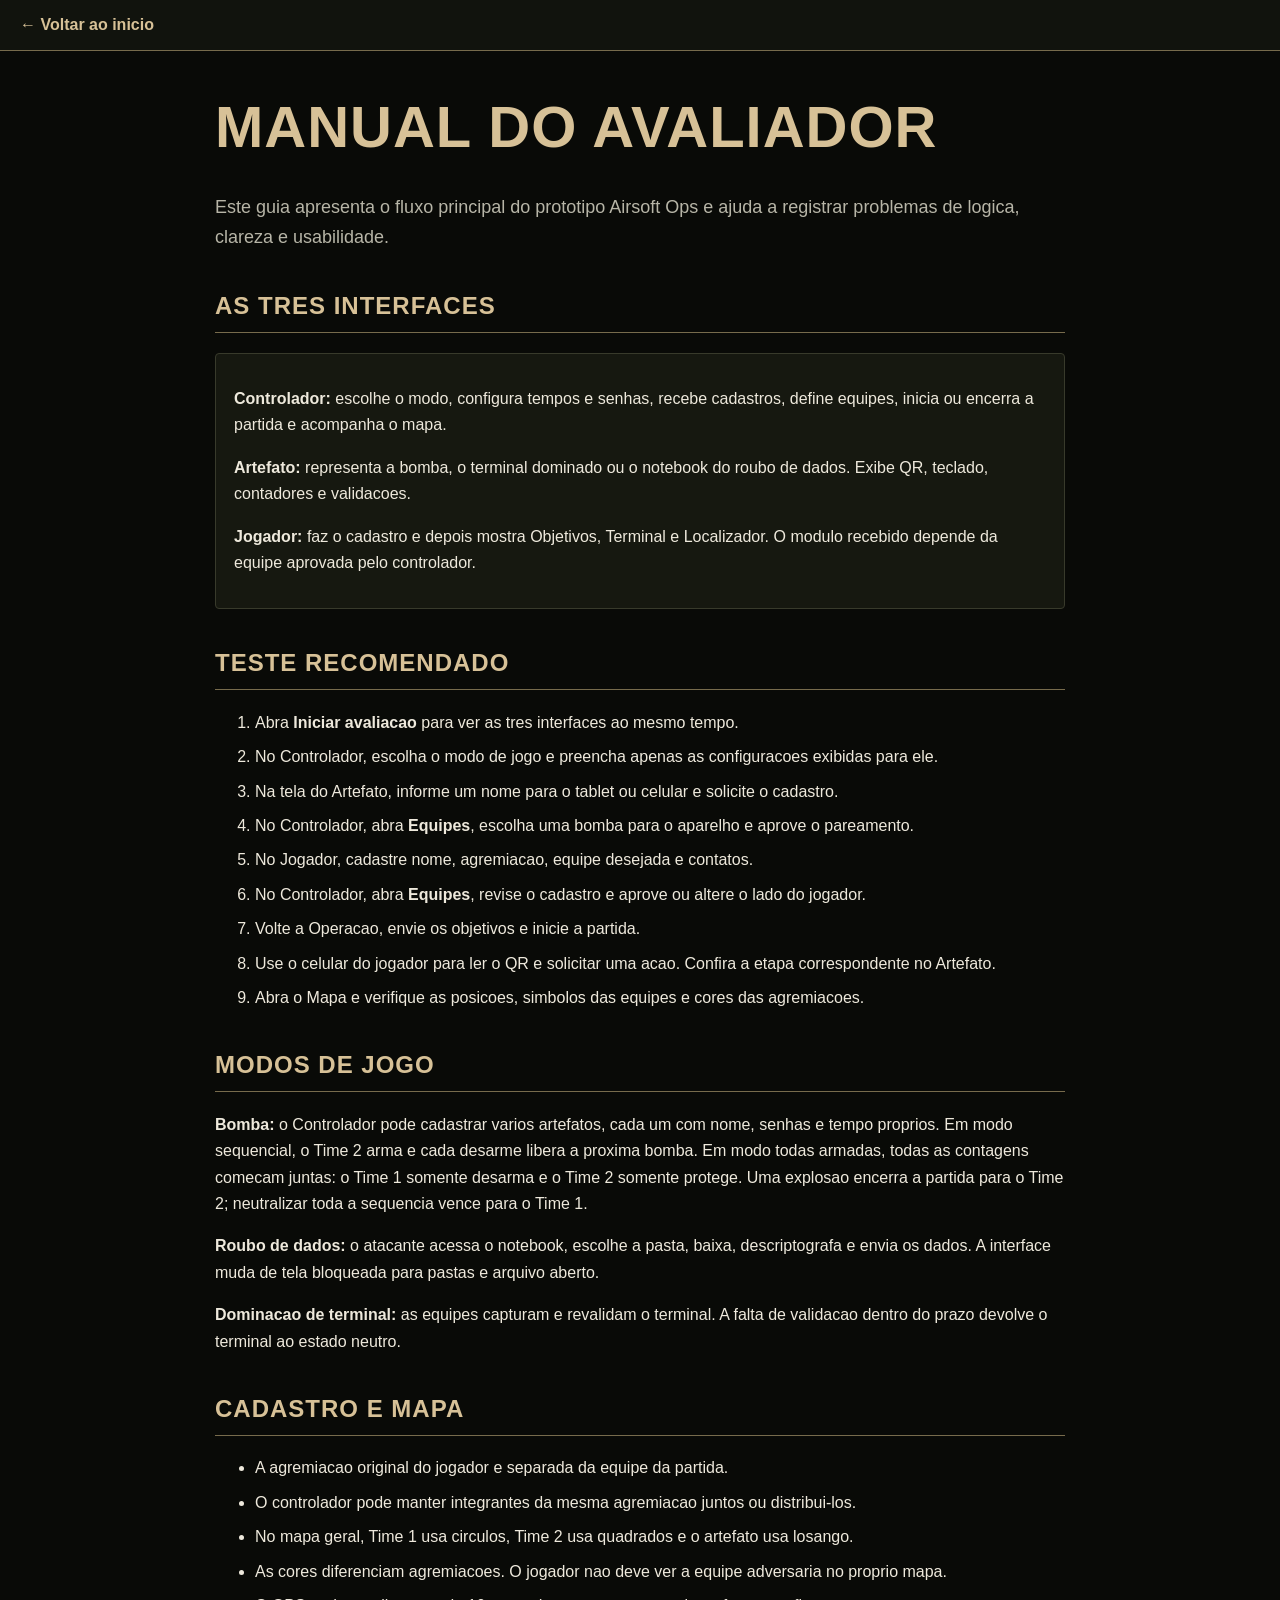
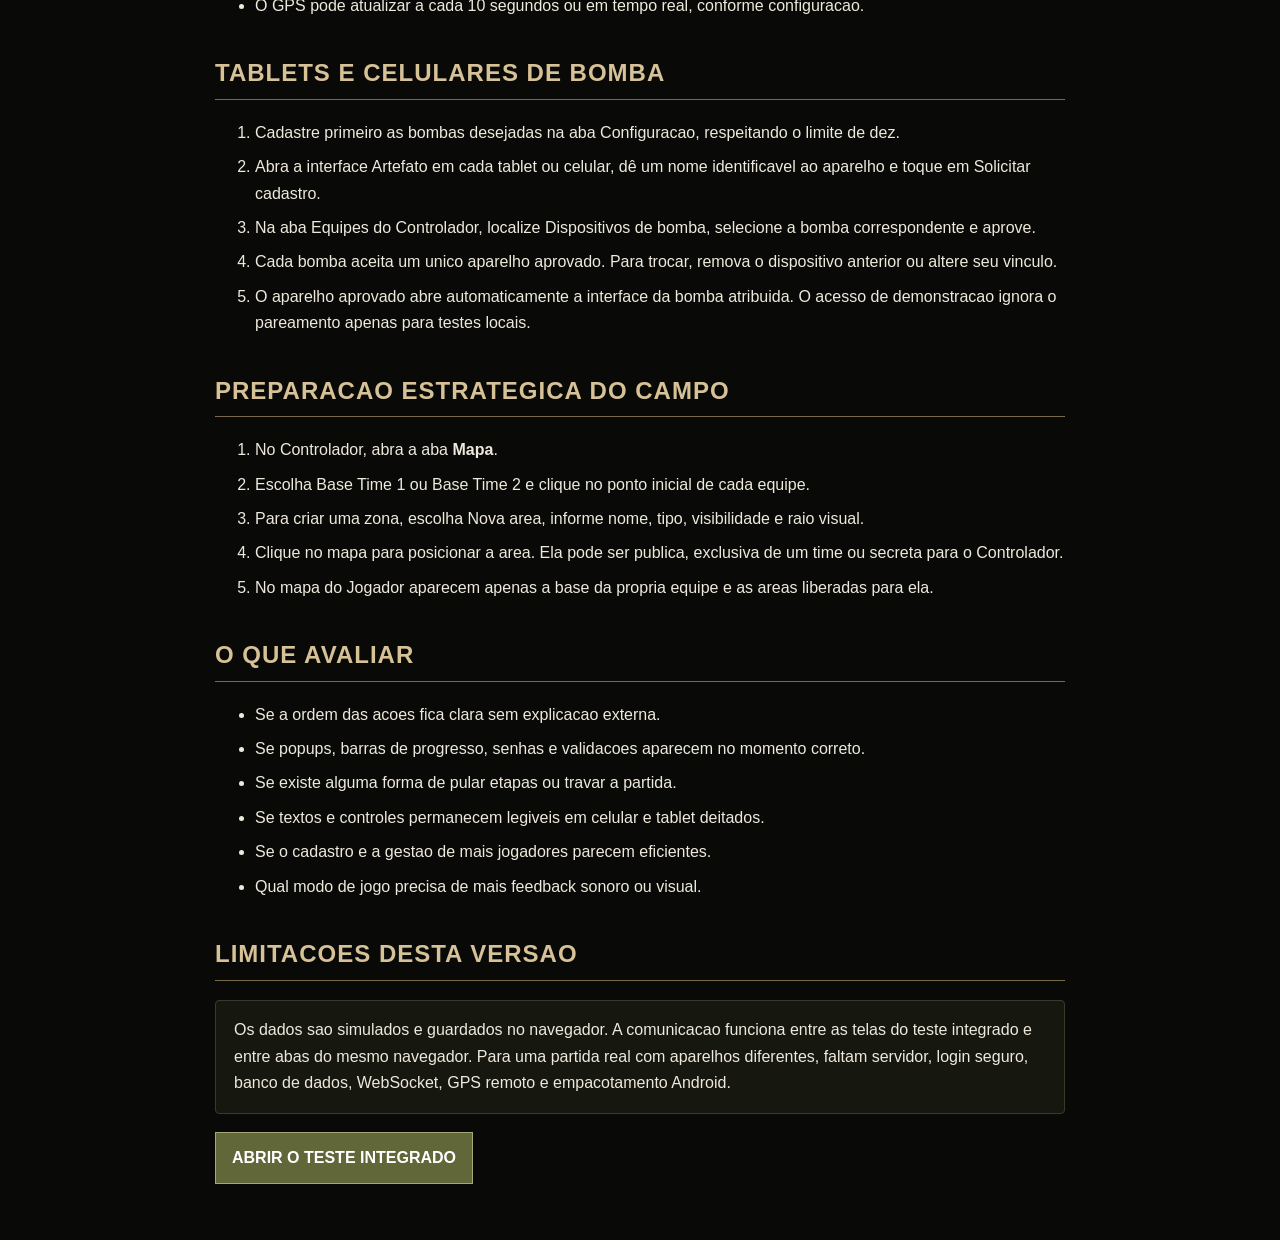
<file: outputs/manual-avaliador.html>
<!doctype html>
<html lang="pt-BR">
<head>
  <meta charset="utf-8">
  <meta name="viewport" content="width=device-width, initial-scale=1">
  <title>Manual do Avaliador | Airsoft Ops</title>
  <style>
    :root { color-scheme:dark; --paper:#d7c197; --line:#776b4c; --panel:#161810; --muted:#b7b5a7; }
    * { box-sizing:border-box; }
    body { margin:0; background:#090a07; color:#eee9dc; font:16px/1.65 Arial,sans-serif; }
    nav { position:sticky; top:0; z-index:2; padding:12px 20px; background:#11130d; border-bottom:1px solid var(--line); }
    nav a { color:var(--paper); text-decoration:none; font-weight:bold; }
    main { width:min(850px,calc(100% - 32px)); margin:auto; padding:28px 0 56px; }
    h1,h2 { font-family:"Arial Narrow",Impact,sans-serif; text-transform:uppercase; letter-spacing:1px; color:var(--paper); }
    h1 { font-size:clamp(32px,7vw,58px); margin:0 0 8px; }
    h2 { margin-top:34px; padding-bottom:6px; border-bottom:1px solid var(--line); }
    .lead { color:var(--muted); font-size:18px; }
    .box { padding:16px 18px; background:var(--panel); border:1px solid #383a2b; border-radius:4px; }
    li { margin:8px 0; }
    .button { display:inline-block; margin-top:18px; padding:12px 16px; background:#62673a; border:1px solid #a5a777; color:white; text-decoration:none; font-weight:bold; text-transform:uppercase; }
  </style>
</head>
<body>
  <nav><a href="index.html">&larr; Voltar ao inicio</a></nav>
  <main>
    <h1>Manual do Avaliador</h1>
    <p class="lead">Este guia apresenta o fluxo principal do prototipo Airsoft Ops e ajuda a registrar problemas de logica, clareza e usabilidade.</p>
    <h2>As tres interfaces</h2>
    <div class="box">
      <p><strong>Controlador:</strong> escolhe o modo, configura tempos e senhas, recebe cadastros, define equipes, inicia ou encerra a partida e acompanha o mapa.</p>
      <p><strong>Artefato:</strong> representa a bomba, o terminal dominado ou o notebook do roubo de dados. Exibe QR, teclado, contadores e validacoes.</p>
      <p><strong>Jogador:</strong> faz o cadastro e depois mostra Objetivos, Terminal e Localizador. O modulo recebido depende da equipe aprovada pelo controlador.</p>
    </div>
    <h2>Teste recomendado</h2>
    <ol>
      <li>Abra <strong>Iniciar avaliacao</strong> para ver as tres interfaces ao mesmo tempo.</li>
      <li>No Controlador, escolha o modo de jogo e preencha apenas as configuracoes exibidas para ele.</li>
      <li>Na tela do Artefato, informe um nome para o tablet ou celular e solicite o cadastro.</li>
      <li>No Controlador, abra <strong>Equipes</strong>, escolha uma bomba para o aparelho e aprove o pareamento.</li>
      <li>No Jogador, cadastre nome, agremiacao, equipe desejada e contatos.</li>
      <li>No Controlador, abra <strong>Equipes</strong>, revise o cadastro e aprove ou altere o lado do jogador.</li>
      <li>Volte a Operacao, envie os objetivos e inicie a partida.</li>
      <li>Use o celular do jogador para ler o QR e solicitar uma acao. Confira a etapa correspondente no Artefato.</li>
      <li>Abra o Mapa e verifique as posicoes, simbolos das equipes e cores das agremiacoes.</li>
    </ol>
    <h2>Modos de jogo</h2>
    <p><strong>Bomba:</strong> o Controlador pode cadastrar varios artefatos, cada um com nome, senhas e tempo proprios. Em modo sequencial, o Time 2 arma e cada desarme libera a proxima bomba. Em modo todas armadas, todas as contagens comecam juntas: o Time 1 somente desarma e o Time 2 somente protege. Uma explosao encerra a partida para o Time 2; neutralizar toda a sequencia vence para o Time 1.</p>
    <p><strong>Roubo de dados:</strong> o atacante acessa o notebook, escolhe a pasta, baixa, descriptografa e envia os dados. A interface muda de tela bloqueada para pastas e arquivo aberto.</p>
    <p><strong>Dominacao de terminal:</strong> as equipes capturam e revalidam o terminal. A falta de validacao dentro do prazo devolve o terminal ao estado neutro.</p>
    <h2>Cadastro e mapa</h2>
    <ul>
      <li>A agremiacao original do jogador e separada da equipe da partida.</li>
      <li>O controlador pode manter integrantes da mesma agremiacao juntos ou distribui-los.</li>
      <li>No mapa geral, Time 1 usa circulos, Time 2 usa quadrados e o artefato usa losango.</li>
      <li>As cores diferenciam agremiacoes. O jogador nao deve ver a equipe adversaria no proprio mapa.</li>
      <li>O GPS pode atualizar a cada 10 segundos ou em tempo real, conforme configuracao.</li>
    </ul>
    <h2>Tablets e celulares de bomba</h2>
    <ol>
      <li>Cadastre primeiro as bombas desejadas na aba Configuracao, respeitando o limite de dez.</li>
      <li>Abra a interface Artefato em cada tablet ou celular, dê um nome identificavel ao aparelho e toque em Solicitar cadastro.</li>
      <li>Na aba Equipes do Controlador, localize Dispositivos de bomba, selecione a bomba correspondente e aprove.</li>
      <li>Cada bomba aceita um unico aparelho aprovado. Para trocar, remova o dispositivo anterior ou altere seu vinculo.</li>
      <li>O aparelho aprovado abre automaticamente a interface da bomba atribuida. O acesso de demonstracao ignora o pareamento apenas para testes locais.</li>
    </ol>
    <h2>Preparacao estrategica do campo</h2>
    <ol>
      <li>No Controlador, abra a aba <strong>Mapa</strong>.</li>
      <li>Escolha Base Time 1 ou Base Time 2 e clique no ponto inicial de cada equipe.</li>
      <li>Para criar uma zona, escolha Nova area, informe nome, tipo, visibilidade e raio visual.</li>
      <li>Clique no mapa para posicionar a area. Ela pode ser publica, exclusiva de um time ou secreta para o Controlador.</li>
      <li>No mapa do Jogador aparecem apenas a base da propria equipe e as areas liberadas para ela.</li>
    </ol>
    <h2>O que avaliar</h2>
    <ul>
      <li>Se a ordem das acoes fica clara sem explicacao externa.</li>
      <li>Se popups, barras de progresso, senhas e validacoes aparecem no momento correto.</li>
      <li>Se existe alguma forma de pular etapas ou travar a partida.</li>
      <li>Se textos e controles permanecem legiveis em celular e tablet deitados.</li>
      <li>Se o cadastro e a gestao de mais jogadores parecem eficientes.</li>
      <li>Qual modo de jogo precisa de mais feedback sonoro ou visual.</li>
    </ul>
    <h2>Limitacoes desta versao</h2>
    <div class="box">Os dados sao simulados e guardados no navegador. A comunicacao funciona entre as telas do teste integrado e entre abas do mesmo navegador. Para uma partida real com aparelhos diferentes, faltam servidor, login seguro, banco de dados, WebSocket, GPS remoto e empacotamento Android.</div>
    <a class="button" href="teste-integrado.html">Abrir o teste integrado</a>
  </main>
</body>
</html>
</file>
<file: outputs/portal.css>
:root {
  --portal-bg: #090704;
  --portal-panel: rgba(18, 15, 10, 0.94);
  --portal-border: #755a32;
  --portal-orange: #ef6817;
  --portal-orange-dark: #8f350d;
  --portal-paper: #ead9b6;
  --portal-olive: #4d5523;
  --portal-ink: #f2e5c8;
  --portal-muted: #ae9d7d;
  --portal-error: #ff786c;
  --portal-ok: #8ed36f;
}

* { box-sizing: border-box; }
[hidden] { display: none !important; }
body {
  margin: 0;
  min-height: 100vh;
  background-color: var(--portal-bg);
  background-image: linear-gradient(rgba(4, 3, 2, 0.85), rgba(4, 3, 2, 0.92)), url("assets/airsoft-ops-identity.png");
  background-position: center;
  background-size: cover;
  background-attachment: fixed;
  color: var(--portal-ink);
  font-family: Segoe UI, -apple-system, BlinkMacSystemFont, Roboto, sans-serif;
  display: grid;
  grid-template-rows: auto 1fr auto;
}

/* Header */
.portalHeader {
  border-bottom: 2px solid var(--portal-orange);
  background: linear-gradient(90deg, #080704, #1b120b);
  padding: 16px 24px;
  box-shadow: 0 4px 20px rgba(0, 0, 0, 0.6);
}
.portalHeaderInner {
  max-width: 1100px;
  margin: 0 auto;
  display: flex;
  justify-content: space-between;
  align-items: center;
  gap: 16px;
}
.portalBrand {
  display: flex;
  flex-direction: column;
}
.portalBrand b {
  color: var(--portal-orange);
  font-family: "Arial Narrow", Impact, sans-serif;
  font-size: 24px;
  letter-spacing: 1.5px;
  text-transform: uppercase;
}
.portalBrand small {
  color: var(--portal-muted);
  font-size: 11px;
  letter-spacing: 1px;
  text-transform: uppercase;
}

.userBadge {
  display: flex;
  align-items: center;
  gap: 12px;
  background: rgba(24, 20, 13, 0.9);
  border: 1px solid var(--portal-border);
  padding: 6px 14px;
  border-radius: 4px;
}
.userAvatar {
  width: 34px;
  height: 34px;
  border-radius: 50%;
  background: var(--portal-orange);
  color: #160b04;
  font-weight: bold;
  display: grid;
  place-items: center;
  font-size: 16px;
  text-transform: uppercase;
}
.userInfo {
  display: flex;
  flex-direction: column;
}
.userInfo b {
  color: var(--portal-paper);
  font-size: 13px;
}
.userInfo small {
  color: var(--portal-muted);
  font-size: 11px;
}

/* Main Layout */
.portalMain {
  max-width: 1100px;
  width: 100%;
  margin: 0 auto;
  padding: 28px 18px;
  display: grid;
  gap: 24px;
}

/* Panel Box */
.portalBox {
  background: var(--portal-panel);
  border: 1px solid var(--portal-border);
  box-shadow: 0 20px 60px rgba(0, 0, 0, 0.8), inset 4px 0 var(--portal-orange);
  padding: clamp(20px, 4vw, 32px);
  border-radius: 4px;
  display: grid;
  gap: 20px;
}

.portalBox h1, .portalBox h2 {
  margin: 0;
  color: var(--portal-paper);
  font-family: "Arial Narrow", Impact, sans-serif;
  text-transform: uppercase;
  letter-spacing: 1px;
}
.portalBox h1 { font-size: clamp(26px, 5vw, 38px); }
.portalBox h2 { font-size: 20px; color: var(--portal-orange); }
.portalBox p {
  margin: 0;
  color: var(--portal-muted);
  line-height: 1.5;
}

/* Auth Section */
.authContainer {
  max-width: 520px;
  margin: 0 auto;
  width: 100%;
}

.authNav {
  display: grid;
  grid-template-columns: repeat(3, 1fr);
  gap: 6px;
  background: #080704;
  border: 1px solid var(--portal-border);
  padding: 4px;
  border-radius: 4px;
}
.authNav button {
  min-height: 42px;
  border: 1px solid #55492d;
  background: linear-gradient(#34351d, #1c1e12);
  color: #e9dab7;
  font-weight: 700;
  font-size: 12px;
  text-transform: uppercase;
  cursor: pointer;
  border-radius: 2px;
}
.authNav button.active {
  border-color: #ff8535;
  background: linear-gradient(#f47a24, #b9420e);
  color: #160b04;
  box-shadow: inset 0 0 0 1px #ffad61;
}

/* Google OAuth Button */
.btnGoogle {
  width: 100%;
  min-height: 48px;
  background: #ffffff;
  color: #3c4043;
  border: 1px solid #dadce0;
  border-radius: 4px;
  font-weight: 600;
  font-size: 15px;
  display: flex;
  align-items: center;
  justify-content: center;
  gap: 12px;
  cursor: pointer;
  transition: background-color 0.2s, box-shadow 0.2s;
}
.btnGoogle:hover {
  background-color: #f8f9fa;
  box-shadow: 0 1px 3px rgba(0, 0, 0, 0.2);
}
.btnGoogle svg {
  width: 20px;
  height: 20px;
}

.divider {
  display: flex;
  align-items: center;
  gap: 12px;
  color: var(--portal-muted);
  font-size: 12px;
  text-transform: uppercase;
  margin: 8px 0;
}
.divider::before, .divider::after {
  content: "";
  flex: 1;
  height: 1px;
  background: rgba(117, 90, 50, 0.4);
}

/* Form Controls */
.formGroup {
  display: grid;
  gap: 6px;
}
.formGroup label {
  color: var(--portal-paper);
  font-size: 12px;
  text-transform: uppercase;
  font-weight: 700;
}
.formGroup input {
  width: 100%;
  min-height: 46px;
  border: 1px solid #665538;
  background: #0d0c08;
  color: #f2e5c8;
  padding: 10px 14px;
  font-size: 15px;
  border-radius: 4px;
}
.formGroup input:focus {
  outline: 2px solid var(--portal-orange);
  outline-offset: 1px;
}

.btnPrimary {
  width: 100%;
  min-height: 48px;
  border: 1px solid #77733d;
  background: var(--portal-olive);
  color: #fff1cf;
  font-weight: 800;
  font-size: 15px;
  text-transform: uppercase;
  cursor: pointer;
  border-radius: 4px;
  transition: opacity 0.2s;
}
.btnPrimary:hover { opacity: 0.9; }

.btnSecondary {
  width: 100%;
  min-height: 44px;
  border: 1px solid var(--portal-border);
  background: #18130c;
  color: var(--portal-paper);
  font-weight: 700;
  font-size: 13px;
  text-transform: uppercase;
  cursor: pointer;
  border-radius: 4px;
}

.btnDanger {
  min-height: 38px;
  border: 1px solid #b94b2e;
  background: #5a1e13;
  color: #ffd8ce;
  font-weight: 700;
  font-size: 12px;
  text-transform: uppercase;
  cursor: pointer;
  border-radius: 4px;
  padding: 6px 12px;
}

/* Status Banner */
.statusMsg {
  padding: 12px 14px;
  border-radius: 4px;
  font-size: 13px;
  line-height: 1.4;
  border: 1px solid transparent;
}
.statusMsg[data-tone="error"] {
  background: rgba(255, 120, 108, 0.12);
  border-color: var(--portal-error);
  color: var(--portal-error);
}
.statusMsg[data-tone="ok"] {
  background: rgba(142, 211, 111, 0.12);
  border-color: var(--portal-ok);
  color: var(--portal-ok);
}

/* Dashboard Grid */
.dashboardGrid {
  display: grid;
  grid-template-columns: repeat(auto-fit, minmax(320px, 1fr));
  gap: 20px;
}

.opCard {
  border: 1px solid var(--portal-border);
  background: rgba(8, 7, 4, 0.72);
  padding: 20px;
  border-radius: 4px;
  display: grid;
  gap: 14px;
}
.opCard.highlightCard {
  border-color: var(--portal-orange);
  background: rgba(18, 14, 8, 0.88);
  box-shadow: inset 3px 0 var(--portal-orange);
}
.opCardHeader {
  display: flex;
  justify-content: space-between;
  align-items: center;
  gap: 10px;
}
.tagOwner {
  background: var(--portal-orange-dark);
  color: #ffffff;
  font-size: 10px;
  font-weight: bold;
  padding: 3px 8px;
  border-radius: 2px;
  text-transform: uppercase;
  letter-spacing: 0.5px;
}

.codeEntry {
  display: grid;
  grid-template-columns: 1fr auto;
  gap: 8px;
}
.codeEntry input {
  text-transform: uppercase;
  font-family: Consolas, monospace;
  font-size: 22px;
  letter-spacing: 4px;
  text-align: center;
}

.roleActionGrid {
  display: grid;
  grid-template-columns: 1fr 1fr;
  gap: 10px;
  margin-top: 10px;
}

/* Session Cards */
.sessionList {
  display: grid;
  gap: 10px;
}
.sessionCard {
  border: 1px solid #51432b;
  background: rgba(20, 18, 12, 0.8);
  padding: 12px 16px;
  border-radius: 4px;
  display: flex;
  justify-content: space-between;
  align-items: center;
  gap: 12px;
}
.sessionCard h3 {
  margin: 0;
  font-size: 16px;
  color: var(--portal-paper);
}
.sessionCard code {
  color: var(--portal-orange);
  font-family: Consolas, monospace;
  font-weight: bold;
  font-size: 16px;
}

/* Footer */
footer {
  border-top: 1px solid rgba(117, 90, 50, 0.3);
  padding: 18px;
  text-align: center;
  color: var(--portal-muted);
  font-size: 12px;
}

@media (max-width: 600px) {
  .portalHeaderInner { flex-direction: column; align-items: flex-start; }
  .userBadge { width: 100%; justify-content: space-between; }
  .roleActionGrid { grid-template-columns: 1fr; }
  .codeEntry { grid-template-columns: 1fr; }
}

.welcomeScreen { min-height: 82vh; display: flex; justify-content: center; align-items: center; padding: 0; }
.welcomeArtwork { position: relative; width: 100%; max-width: 480px; overflow: hidden; box-shadow: 0 16px 60px rgba(0,0,0,.65); }
.welcomeLogo { display: block; width: 100%; height: auto; max-height: none; }
.welcomeScreen h1 { margin: 0; font-family: Impact, 'Arial Narrow', sans-serif; font-size: 32px; color: var(--portal-paper); text-align: center; text-shadow: 0 2px 8px #000; }
.welcomeActions { position: absolute; bottom: 5%; left: 50%; transform: translateX(-50%); width: 66%; display: grid; padding: 8px; background: rgba(0,0,0,.68); border: 1px solid rgba(239,104,23,.5); border-radius: 4px; }
.welcomeActions .btnPrimary { min-height: 48px; font-size: 18px; }
.registrationGrid { display: grid; grid-template-columns: repeat(2,minmax(0,1fr)); gap: 16px; }
.consentLine { display: flex; gap: 12px; align-items: center; margin: 18px 0; line-height: 1.5; }
.consentLine input { width: 24px; height: 24px; flex-shrink: 0; accent-color: var(--portal-orange); }
.shareRow, .rosterToolbar { display: flex; gap: 10px; align-items: center; }
.shareRow input, .rosterToolbar input { min-width: 0; flex: 1; padding: 12px; background: #0d0c08; color: var(--portal-ink); border: 1px solid var(--portal-border); }
.shareRow button, .rosterToolbar button { width: auto; padding: 10px 14px; }
.registrationRow { display: grid; grid-template-columns: minmax(0,1fr) 160px auto; gap: 12px; align-items: center; border-bottom: 1px solid var(--portal-border); padding: 14px 0; }
.registrationRow select { padding: 12px; color: var(--portal-ink); background: #0d0c08; border: 1px solid var(--portal-border); }
.registrationRow small { display: block; color: var(--portal-muted); margin-top: 6px; }
.registrationRow button { padding: 10px; }
button:disabled { opacity: .55; cursor: wait; }
.portalMain > *, .sessionCard > *, .registrationRow > * { min-width: 0; overflow-wrap: anywhere; }
.dashboardGrid { grid-template-columns: repeat(auto-fit,minmax(min(100%,320px),1fr)); }
body { letter-spacing: 0; }
.portalBox h1 { font-size: 28px; }
.portalBrand b, .portalBrand small, .portalBox h1, .portalBox h2, .tagOwner, .codeEntry input { letter-spacing: 0; }
@media(max-width:600px) {
  .registrationGrid, .registrationRow { grid-template-columns: 1fr; }
  .shareRow, .rosterToolbar, .sessionCard { flex-wrap: wrap; }
  .shareRow input, .rosterToolbar input { flex-basis: 100%; }
  .welcomeScreen { min-height: 70vh; }
}

#formSignup .formGroup { margin: 16px 0; }
#formSignup button, #signupConfirmation button { margin-top: 12px; }
#signupConfirmation strong { overflow-wrap: anywhere; }

.authNav { flex-wrap: wrap; }
#formConfirmation button, #resetSent button { margin-top: 12px; }

.welcomeActions { gap:8px; }
.welcomeActions button { min-height:44px; font-size:clamp(12px, 2.8vw, 16px); padding:10px 6px; }
button { touch-action:manipulation; }
button:focus-visible { outline:2px solid var(--portal-orange); outline-offset:3px; }
@media(max-width:600px) {
 .portalHeader { padding:12px 16px; }
 .userBadge { flex-wrap:wrap; }
 .userInfo { min-width:0; flex:1; overflow-wrap:anywhere; }
 .portalMain { padding:16px 12px; }
 .portalBox { padding:18px; }
 .authNav { display:grid; grid-template-columns:repeat(2,minmax(0,1fr)); }
 .authNav button { min-height:44px; }
 .formGroup input, .formGroup select, .registrationGrid input { font-size:16px; }
 .sessionCard { flex-direction:column; align-items:stretch; }
 .sessionCard > div:last-child { flex-wrap:wrap; }
 .registrationGrid > label { display:grid; gap:8px; }
 .welcomeScreen h1 { font-size:36px; }
}

.portalInput { width:100%; min-height:48px; padding:12px; margin:8px 0 12px; background:#0d0c08; color:var(--portal-ink); border:1px solid var(--portal-border); font:inherit; font-size:16px; }
.userBadge button { width:auto; }
.userBadge .userInfo { flex:1; }

.registrationIntro { color:var(--portal-muted); line-height:1.6; }
.registrationGroup { min-width:0; margin:0; padding:18px; border:1px solid var(--portal-border); border-radius:8px; display:grid; gap:14px; align-content:start; }
.registrationGroup legend { color:var(--portal-orange); font-weight:700; padding:0 8px; }
.registrationGroup label { display:grid; gap:8px; font-size:14px; }
.registrationGroup p, .registrationGroup small { color:var(--portal-muted); margin:0; line-height:1.5; }
.registrationGroup input { box-sizing:border-box; width:100%; min-height:48px; padding:12px; border:1px solid var(--portal-border); border-radius:5px; background:#0d0c08; color:var(--portal-paper); font-size:16px; }
.registrationGroup input:focus { outline:2px solid var(--portal-orange); outline-offset:2px; }
.registrationWide { grid-column:1 / -1; }
.registrationCodeRow { display:grid; grid-template-columns:1fr auto; align-items:end; gap:12px; }
.registrationGrid > .registrationConsent { display:flex; gap:12px; align-items:center; line-height:1.5; }
.registrationConsent input { flex:0 0 24px; width:24px; height:24px; accent-color:var(--portal-orange); }
.registrationFeedback { padding:14px; border-left:3px solid var(--portal-orange); background:rgba(239,104,23,.07); line-height:1.6; }
.registrationNext { display:grid; gap:10px; }
@media(max-width:480px) { .registrationCodeRow { grid-template-columns:1fr; } .registrationGroup { padding:14px; } }

.registrationFeedback:empty { display:none; }

.registrationGrid select, .registrationRow select { min-height:44px; padding:10px; font:inherit; font-size:16px; background:#0d0c08; color:var(--portal-paper); border:1px solid var(--portal-border); max-width:100%; }
.registrationRow { flex-wrap:wrap; gap:10px; }
#registrationSettings, #organizerAccess { margin:18px 0; padding:16px; border:1px solid var(--portal-border); }

#organizerSection { max-width:1120px; }
.forceSummary { display:grid; grid-template-columns:repeat(4,minmax(0,1fr)); gap:12px; margin:20px 0; }
.forceSummary > div { display:grid; gap:6px; padding:16px; border:1px solid var(--portal-border); background:#171b1d; }
.forceSummary b { color:var(--portal-orange); font-size:28px; }
.forceSummary span { overflow-wrap:anywhere; }
.forceBoard { display:grid; grid-template-columns:repeat(3,minmax(0,1fr)); gap:16px; margin:20px 0; }
.forceColumn { min-width:0; padding:14px; border:1px solid var(--portal-border); background:#101416; }
.forceColumn:last-child { grid-column:1 / -1; }
.forceColumn h3 { margin:0 0 14px; overflow-wrap:anywhere; }
.forceColumn .registrationRow { display:grid; grid-template-columns:1fr; margin-bottom:12px; padding:12px; background:#1a1f21; border:1px solid var(--portal-border); overflow-wrap:anywhere; }
.forceColumn .registrationRow label { font-size:14px; line-height:1.5; }
.organizerOptions { margin:16px 0; }
.organizerOptions summary { cursor:pointer; padding:12px 0; }
@media(max-width:760px) { .forceBoard { grid-template-columns:1fr; } .forceSummary { grid-template-columns:repeat(2,minmax(0,1fr)); } }

#organizerSection label { font-size:14px; }
#organizerSection p { font-size:16px; }
#organizerSection input:not([type="checkbox"]) { box-sizing:border-box; width:100%; min-height:44px; padding:10px; background:#0d0c08; color:var(--portal-paper); border:1px solid var(--portal-border); font:inherit; font-size:16px; }
#forceNamesForm label { display:grid; gap:8px; }
#forceNamesForm button { grid-column:1 / -1; }
#organizerSection input:focus, #organizerSection select:focus { outline:2px solid var(--portal-orange); outline-offset:2px; }

.enrollmentStart { border-left:4px solid var(--portal-orange); }
.enrollmentFlow { font-size:14px; line-height:1.7; color:var(--portal-muted); }
.nextGameStep { padding:18px; margin:24px 0; border:1px solid var(--portal-border); }
#enrollmentOpenStatus { padding:12px; border-left:3px solid var(--portal-orange); background:#171b1d; }
</file>
<file: outputs/airsoft-cloud.css>
.cloudHeader{position:fixed;z-index:15000;inset:0 0 auto 0;height:58px;padding:7px 10px;display:flex;align-items:center;justify-content:space-between;gap:10px;border-bottom:1px solid #74643a;background:#090b08;color:#eee6cf;font-family:Segoe UI,Arial,sans-serif;box-shadow:0 5px 18px #000}.cloudHeader[hidden]{display:none!important}.cloudHeader>div{display:grid;min-width:0}.cloudHeader small{color:#9d8b54;font-size:9px;letter-spacing:1px}.cloudHeader b{overflow:hidden;text-overflow:ellipsis;white-space:nowrap;font-size:15px;text-transform:uppercase}.cloudHeader nav{display:flex;gap:6px}.cloudHeader button{min-height:38px;border:1px solid #68704e;background:#222b1d;color:#f2e8cb;padding:6px 10px;font:700 11px Segoe UI,Arial,sans-serif;text-transform:uppercase}.cloudHeader button.danger{border-color:#94493d;background:#4a1d18;color:#ffd8ce}.cloudHeader button[hidden]{display:none!important}.cloudActive body{padding-top:58px!important}
.cloudLocked body>*:not(.cloudGate){visibility:hidden!important}.cloudGate{position:fixed;inset:0;z-index:20000;display:grid;place-items:center;overflow:auto;padding:max(18px,env(safe-area-inset-top)) 18px max(18px,env(safe-area-inset-bottom));background:#050806;color:#eee6cf;font-family:Segoe UI,Arial,sans-serif}.cloudGate[hidden]{display:none!important}.cloudGateBox{width:min(100%,520px);border:1px solid #75663e;background:#0b0f0b;padding:clamp(18px,5vw,32px);box-shadow:0 20px 60px #000;display:grid;gap:16px}.cloudGateBrand{color:#d8bd62;font:700 13px Consolas,monospace;letter-spacing:2px;border-bottom:1px solid #3c432f;padding-bottom:12px}.cloudGate h1{margin:0;color:#f1e3b6;font-size:clamp(26px,7vw,40px);text-transform:uppercase}.cloudGate p{margin:0;color:#b7bdad;line-height:1.5}.cloudGate button,.cloudGate input{width:100%;min-height:52px;border:1px solid #68704e;background:#1d2c1c;color:#f4ecd3;padding:10px 14px;font:700 16px Segoe UI,Arial,sans-serif}.cloudGate button{background:#667c39;cursor:pointer;text-transform:uppercase}.cloudGate button.secondary{background:#171b15;color:#d9c47d}.cloudCodeEntry{display:grid;grid-template-columns:minmax(0,1fr) auto;gap:8px;margin-bottom:10px}.cloudCodeEntry button{width:auto}.cloudGate input{text-transform:uppercase;font:700 23px Consolas,monospace;letter-spacing:4px}.cloudGate [data-connected-start]{display:grid;gap:14px;justify-items:center;text-align:center}.cloudGate [data-connected-start][hidden],.cloudGate [data-controller-start][hidden],.cloudGate [data-member-start][hidden],.cloudGate [data-cloud-scanner][hidden]{display:none!important}.cloudReady{color:#8ed36f!important;font-weight:700}.cloudGate strong{font:700 clamp(34px,12vw,58px) Consolas,monospace;letter-spacing:6px}.cloudGate img{display:block;width:min(260px,72vw);aspect-ratio:1;background:#fff;border:8px solid #fff}.cloudGate [data-cloud-scanner]{display:grid;gap:10px}.cloudGate video{display:block;width:100%;max-height:55vh;object-fit:cover;border:1px solid #867649;background:#000}.cloudGate small{color:#7e8878;text-align:center}
@media(max-width:480px){.cloudGateBox{padding:16px}.cloudCodeEntry{grid-template-columns:1fr}.cloudCodeEntry button{width:100%}.cloudGate strong{letter-spacing:3px}}
.cloudGate small[data-tone=ok]{color:#8ed36f}.cloudGate small[data-tone=error]{color:#ff786c}
.cloudField{display:grid;gap:7px;margin:14px 0;color:#d5cba9;font-size:12px;text-transform:uppercase}.cloudField input[data-operation-name]{text-transform:none;font-family:Segoe UI,Arial,sans-serif;font-size:17px;letter-spacing:0}.cloudGate h2{margin:0;color:#f1e3b6;font-size:20px;text-transform:uppercase}
@media(max-width:560px){.cloudHeader{height:64px;padding:6px}.cloudActive body{padding-top:64px!important}.cloudHeader b{font-size:12px}.cloudHeader button{min-height:40px;padding:5px 7px;font-size:9px}}

:root { --cloud-header-height: 58px; }
@media(max-width:560px) { :root { --cloud-header-height: 64px; } }
.cloudHeader { box-sizing:border-box; }
.cloudHeader > div { flex:1; }
.cloudHeader nav { flex-shrink:0; }
.cloudGate small[data-gate-status] { overflow-wrap:anywhere; }
html.mobileApp .phone { box-sizing:border-box; }
html.mobileApp .tabs button { min-height:44px!important; }
html.mobileApp .deviceSetupLayer, html.mobileApp .popupLayer { overflow:auto; }
html.mobileApp .deviceSetup { overflow:auto; }
</file>
<file: outputs/airsoft-theme.css>
:root {
  --ops-black: #050706;
  --ops-panel: #0d1210;
  --ops-panel-2: #121914;
  --ops-line: #3b4a3f;
  --ops-line-hot: #8ea36f;
  --ops-text: #eef3e8;
  --ops-muted: #a7b29a;
  --ops-green: #7fb069;
  --ops-green-bright: #a7f06d;
  --ops-amber: #d9a441;
  --ops-red: #e05243;
  --ops-blue: #5d9fb8;
  --ops-shadow: rgba(0, 0, 0, .62);
}

* {
  box-sizing: border-box;
}

[hidden] {
  display: none !important;
}

body {
  color: var(--ops-text) !important;
  background:
    linear-gradient(135deg, rgba(127, 176, 105, .08) 0 12%, transparent 12% 24%, rgba(217, 164, 65, .06) 24% 36%, transparent 36% 100%),
    repeating-linear-gradient(90deg, rgba(255,255,255,.025) 0 1px, transparent 1px 42px),
    repeating-linear-gradient(0deg, rgba(255,255,255,.018) 0 1px, transparent 1px 34px),
    #050706 !important;
  font-family: "Segoe UI", "Arial", sans-serif !important;
}

body::after {
  content: "";
  position: fixed;
  inset: 0;
  pointer-events: none;
  background:
    linear-gradient(rgba(255,255,255,.035) 1px, transparent 1px),
    linear-gradient(90deg, rgba(255,255,255,.025) 1px, transparent 1px);
  background-size: 100% 5px, 5px 100%;
  mix-blend-mode: screen;
  opacity: .13;
  z-index: 1000;
}

main {
  position: relative;
}

h1, h2 {
  color: var(--ops-text);
  font-weight: 900;
}

h1::before {
  content: "OPS // ";
  color: var(--ops-amber);
}

.panel,
.device,
.phone,
.section,
.stat,
.timerBox,
.teamQr,
.popup {
  border: 1px solid var(--ops-line) !important;
  border-radius: 6px;
  background:
    linear-gradient(180deg, rgba(255,255,255,.045), transparent 34%),
    linear-gradient(135deg, var(--ops-panel), var(--ops-panel-2)) !important;
  box-shadow:
    inset 0 1px 0 rgba(255,255,255,.08),
    0 18px 52px var(--ops-shadow) !important;
}

.device {
  border-width: 2px !important;
  outline: 1px solid rgba(127,176,105,.22);
  outline-offset: -8px;
}

.device,
.panel,
.phone {
  position: relative;
  overflow: visible;
}

.device::before,
.panel::before,
.phone::before {
  content: "";
  position: absolute;
  inset: 0;
  pointer-events: none;
  border-radius: inherit;
  background:
    linear-gradient(90deg, rgba(255,255,255,.08), transparent 18%, transparent 82%, rgba(255,255,255,.04)),
    linear-gradient(180deg, rgba(255,255,255,.045), transparent 22%);
  opacity: .5;
}

.device > *,
.panel > *,
.phone > * {
  position: relative;
  z-index: 1;
}

.phone {
  border-radius: 22px;
  outline: 4px solid #050706;
  outline-offset: -10px;
}

header,
.tabs {
  border-color: var(--ops-line) !important;
  background: rgba(5, 7, 6, .28);
}

.badge,
label,
.label,
.muted,
.stat span,
.progressMeta {
  color: var(--ops-muted) !important;
}

.badge {
  border-color: var(--ops-line) !important;
  border-radius: 4px;
  background: #172017 !important;
  box-shadow: inset 0 0 0 1px rgba(255,255,255,.035);
}

.primary,
.ok {
  color: #071007 !important;
}

.green {
  color: var(--ops-green-bright) !important;
}

.red {
  color: #ff7b6f !important;
}

.amber {
  color: #ffd27a !important;
}

.blue {
  color: #8ed5f1 !important;
}

input,
select,
button {
  border-color: var(--ops-line) !important;
  border-radius: 4px;
  background:
    linear-gradient(180deg, rgba(255,255,255,.06), transparent),
    #172017 !important;
  color: var(--ops-text) !important;
  box-shadow: inset 0 1px 0 rgba(255,255,255,.08);
}

button {
  text-transform: uppercase;
}

button:hover:not(:disabled) {
  border-color: var(--ops-line-hot) !important;
  transform: translateY(-1px);
  box-shadow:
    inset 0 1px 0 rgba(255,255,255,.1),
    0 10px 24px rgba(0,0,0,.38);
}

button:active:not(:disabled) {
  transform: translateY(0);
}

.primary,
button.active {
  background: linear-gradient(180deg, #b4e07a, var(--ops-green)) !important;
  color: #081006 !important;
  border-color: #c7f28c !important;
}

.danger {
  background: linear-gradient(180deg, #ff7d70, var(--ops-red)) !important;
  color: #180504 !important;
  border-color: #ff9b91 !important;
}

.warn {
  background: linear-gradient(180deg, #f1c76c, var(--ops-amber)) !important;
  color: #181003 !important;
  border-color: #ffe09a !important;
}

.blueBtn,
.blue {
  background: linear-gradient(180deg, #8fcce0, var(--ops-blue)) !important;
  color: #041116 !important;
  border-color: #a9e5f7 !important;
}

.stat b,
.timer,
.display {
  font-family: "Consolas", "Cascadia Mono", monospace;
  font-variant-numeric: tabular-nums;
}

.timer {
  color: #ff6d61 !important;
  text-shadow: 0 0 24px rgba(224, 82, 67, .35);
}

.timerBox {
  border-color: #5f7a52 !important;
  background:
    linear-gradient(180deg, rgba(167,240,109,.05), transparent),
    #050806 !important;
}

.timerBox .label::before,
.stat span::before {
  content: "[ ";
  color: var(--ops-amber);
}

.timerBox .label::after,
.stat span::after {
  content: " ]";
  color: var(--ops-amber);
}

.timer.small {
  color: #ffd16d !important;
  text-shadow: 0 0 20px rgba(217, 164, 65, .35);
}

.display {
  border-color: #5f7a52 !important;
  background: #030503 !important;
  color: var(--ops-green-bright) !important;
  text-shadow: 0 0 18px rgba(167,240,109,.42);
}

.keys button {
  min-height: 60px;
  font-size: 18px;
}

.keys.emailKeys {
  display: grid;
  grid-template-columns: 1fr;
  gap: 6px;
}

.keys.emailKeys .keyRow {
  display: flex;
  justify-content: center;
  gap: 5px;
}

.keys.emailKeys .midRow {
  padding-inline: 16px;
}

.keys.emailKeys .lowRow {
  padding-inline: 34px;
}

.keys.emailKeys button {
  flex: 1 1 0;
  max-width: 42px;
  min-height: 42px;
  padding: 6px;
  font-size: 13px;
  font-family: "Consolas", "Cascadia Mono", monospace;
  text-transform: none;
}

.keys.emailKeys .actionRow button {
  max-width: 72px;
}

.qr,
.qrMock {
  border: 4px solid #101510;
  box-shadow:
    0 0 0 1px rgba(255,255,255,.18),
    0 14px 34px rgba(0,0,0,.48);
}

.popupLayer {
  background:
    radial-gradient(circle at center, rgba(127,176,105,.12), rgba(0,0,0,.78)) !important;
  backdrop-filter: blur(4px);
}

.popup {
  border-color: var(--ops-amber) !important;
}

.popup strong {
  color: var(--ops-amber) !important;
}

.progressTrack {
  position: relative;
  height: 18px !important;
  border-color: var(--ops-line) !important;
  background:
    repeating-linear-gradient(90deg, rgba(255,255,255,.04) 0 1px, transparent 1px 16px),
    #030503 !important;
  box-shadow:
    inset 0 1px 0 rgba(255,255,255,.08),
    inset 0 -1px 0 rgba(0,0,0,.72);
}

.progressTrack::after {
  content: "";
  position: absolute;
  inset: 2px;
  pointer-events: none;
  background: linear-gradient(180deg, rgba(255,255,255,.18), transparent 45%, rgba(0,0,0,.18));
  opacity: .55;
}

.progressFill {
  background:
    repeating-linear-gradient(45deg, rgba(255,255,255,.20) 0 8px, transparent 8px 16px),
    linear-gradient(90deg, var(--ops-green), var(--ops-green-bright)) !important;
  box-shadow:
    0 0 22px rgba(167,240,109,.45),
    inset 0 1px 0 rgba(255,255,255,.28);
}

.progressMeta span:last-child {
  min-width: 52px;
  padding: 2px 6px;
  border: 1px solid rgba(167,240,109,.22);
  background: rgba(3,5,3,.72);
  color: var(--ops-green-bright) !important;
  font-family: "Consolas", "Cascadia Mono", monospace;
  text-align: right;
}

.winnerText,
.winner b,
#winner {
  color: var(--ops-green-bright) !important;
  text-shadow: 0 0 24px rgba(167,240,109,.42);
}

.statusDeck .stat {
  min-height: 96px;
  align-content: center;
}

.phaseStrip {
  min-height: 78px;
  margin-top: 10px;
  border-color: #6b7f4c !important;
  background:
    linear-gradient(90deg, rgba(167,240,109,.12), rgba(93,159,184,.06)),
    #070b08 !important;
}

.sectionHead {
  border-color: rgba(167,240,109,.18) !important;
}

.sectionHead h2 {
  font-size: 16px;
}

.sectionHead p {
  color: var(--ops-muted) !important;
}

.sectionTag {
  padding: 5px 8px;
  border: 1px solid rgba(217,164,65,.42);
  background: rgba(217,164,65,.08);
  border-radius: 3px;
  color: #ffd27a !important;
}

.modeHero {
  border-color: #7c8d54 !important;
  background:
    linear-gradient(135deg, rgba(217,164,65,.14), transparent 38%),
    linear-gradient(180deg, rgba(167,240,109,.06), transparent),
    #0b100c !important;
}

.modeHero select {
  border-color: #d9a441 !important;
  color: #ffd27a !important;
  background:
    linear-gradient(180deg, rgba(217,164,65,.14), transparent),
    #13170c !important;
}

.modeSummaryBox {
  border-color: #52664a !important;
  background:
    linear-gradient(90deg, rgba(167,240,109,.11), rgba(93,159,184,.08)),
    #050806 !important;
  color: var(--ops-text) !important;
  font-size: 14px;
}

.folderChooser {
  align-items: stretch;
}

.folderInput {
  border-color: #52664a !important;
  border-radius: 5px;
  background:
    linear-gradient(180deg, rgba(255,255,255,.035), transparent),
    rgba(5, 8, 6, .72) !important;
}

.folderInput:focus-within {
  border-color: var(--ops-green-bright) !important;
  box-shadow: 0 0 0 1px rgba(167,240,109,.2), 0 0 24px rgba(127,176,105,.12);
}

.folderInput span {
  color: #ffd27a !important;
}

.quickActions button {
  min-height: 50px;
}

.log div {
  padding: 9px 0;
  color: #dbe6df;
}

.log b {
  color: #ffd27a;
  font-family: "Consolas", "Cascadia Mono", monospace;
  margin-right: 6px;
}

body.bombMode {
  background:
    radial-gradient(circle at 18% 18%, rgba(224,82,67,.18), transparent 24rem),
    linear-gradient(135deg, rgba(81, 94, 54, .18) 0 16%, transparent 16% 30%, rgba(217, 164, 65, .08) 30% 42%, transparent 42% 100%),
    repeating-linear-gradient(90deg, rgba(255,255,255,.025) 0 1px, transparent 1px 42px),
    #050706 !important;
}

body.dataMode {
  background:
    radial-gradient(circle at 50% 0%, rgba(93,159,184,.22), transparent 28rem),
    linear-gradient(180deg, #03090d, #07100f 48%, #020403),
    repeating-linear-gradient(90deg, rgba(93,159,184,.06) 0 1px, transparent 1px 26px),
    repeating-linear-gradient(0deg, rgba(93,159,184,.04) 0 1px, transparent 1px 22px) !important;
}

body.dataMode h1::before {
  content: "NET // ";
  color: #8ed5f1;
}

body.bombMode .device {
  background:
    linear-gradient(180deg, rgba(224,82,67,.08), transparent 26%),
    linear-gradient(135deg, #11140f, #090b08) !important;
  border-color: #6f4437 !important;
  box-shadow:
    inset 0 0 0 8px rgba(0,0,0,.22),
    inset 0 0 80px rgba(224,82,67,.08),
    0 24px 90px rgba(0,0,0,.74) !important;
}

body.bombMode .device .center::before {
  content: "ARMED DEVICE";
  display: block;
  color: rgba(255,125,112,.24);
  font: 900 12px "Consolas", monospace;
}

body.bombMode .qr {
  border-color: #d9a441 !important;
}

body.bombMode .keypad {
  border: 1px solid #4d3329;
  padding: 12px;
  background: linear-gradient(180deg, #17110c, #080604);
}

body.bombMode .display {
  color: #ff6d61 !important;
  border-color: #804337 !important;
  text-shadow: 0 0 18px rgba(224,82,67,.48);
}

body.dataMode .panel,
body.dataMode .phone,
body.dataMode .section,
body.dataMode .stat,
body.dataMode .teamQr,
body.dataMode .popup {
  border-color: #315d70 !important;
  background:
    linear-gradient(180deg, rgba(93,159,184,.085), transparent 35%),
    linear-gradient(135deg, #07151b, #07100f) !important;
}

body.dataMode .device.notebookMode {
  width: min(100%, 1060px);
  min-height: 680px;
  border-radius: 12px;
  border-color: #315d70 !important;
  outline: 10px solid #070b0c;
  outline-offset: -18px;
  background:
    linear-gradient(180deg, rgba(93,159,184,.16), rgba(4,10,12,.08) 20%, transparent),
    #030608 !important;
  box-shadow:
    inset 0 0 0 18px rgba(0,0,0,.28),
    inset 0 0 120px rgba(93,159,184,.12),
    0 28px 100px rgba(0,0,0,.78) !important;
}

body.dataMode .device.notebookMode::after {
  content: "";
  position: absolute;
  left: 10%;
  right: 10%;
  bottom: -18px;
  height: 18px;
  background: linear-gradient(180deg, #172229, #050708);
  border: 1px solid #315d70;
  border-radius: 0 0 16px 16px;
}

body.dataMode .device.notebookMode .center {
  min-height: 470px;
  border: 1px solid #315d70 !important;
  border-radius: 4px;
  background:
    linear-gradient(rgba(93,159,184,.07) 1px, transparent 1px),
    linear-gradient(90deg, rgba(93,159,184,.05) 1px, transparent 1px),
    #03080a !important;
  background-size: 100% 6px, 6px 100%, auto;
  box-shadow:
    inset 0 0 0 1px rgba(142,213,241,.12),
    inset 0 0 90px rgba(93,159,184,.14) !important;
}

body.dataMode .device.notebookMode .center::before {
  content: "SECURE LAPTOP // AUTH REQUIRED";
  display: block;
  color: rgba(142,213,241,.58);
  font: 900 13px "Consolas", monospace;
}

body.dataMode .timer,
body.dataMode .timer.small,
body.dataMode .display,
body.dataMode .winnerText {
  color: #8ed5f1 !important;
  text-shadow: 0 0 22px rgba(93,159,184,.55);
}

body.dataMode .display {
  border-color: #315d70 !important;
  background: #020709 !important;
}

body.dataMode .qr,
body.dataMode .qrMock {
  border-color: #8ed5f1 !important;
  box-shadow:
    0 0 0 1px rgba(142,213,241,.32),
    0 0 34px rgba(93,159,184,.25),
    0 14px 34px rgba(0,0,0,.48);
}

body.dataMode .primary,
body.dataMode button.active {
  background: linear-gradient(180deg, #9adcf0, #5d9fb8) !important;
  border-color: #b9effb !important;
  color: #031217 !important;
}

body.dataMode .danger {
  background: linear-gradient(180deg, #f08d6f, #b85d45) !important;
  border-color: #ffc0aa !important;
}

body.dataMode .progressFill {
  background:
    repeating-linear-gradient(45deg, rgba(255,255,255,.20) 0 8px, transparent 8px 16px),
    linear-gradient(90deg, #5d9fb8, #8ed5f1) !important;
  box-shadow: 0 0 22px rgba(93,159,184,.55);
}

.laptopScreen[hidden] {
  display: none !important;
}

.terminalScreen[hidden] {
  display: none !important;
}

.locatorScreen[hidden] {
  display: none !important;
}

body.terminalMode {
  background:
    radial-gradient(circle at 50% 0%, rgba(167,240,109,.18), transparent 26rem),
    linear-gradient(180deg, #050706, #10140b 52%, #030403),
    repeating-linear-gradient(90deg, rgba(167,240,109,.045) 0 1px, transparent 1px 34px) !important;
}

body.terminalMode h1::before {
  content: "TERM // ";
}

body.terminalMode .terminalScreen {
  width: min(100%, 780px);
  min-height: 330px;
  display: grid;
  grid-template-rows: auto 1fr auto;
  border: 2px solid #7fb069;
  background:
    radial-gradient(circle at center, rgba(167,240,109,.12), transparent 16rem),
    linear-gradient(rgba(167,240,109,.05) 1px, transparent 1px),
    #050806;
  background-size: auto, 100% 6px, auto;
  box-shadow: inset 0 0 90px rgba(167,240,109,.1), 0 24px 70px rgba(0,0,0,.72);
}

body.terminalMode .terminalHeader,
body.terminalMode .terminalScores {
  display: grid;
  grid-template-columns: 1fr 1fr;
  gap: 12px;
  align-items: center;
  padding: 12px;
  border-bottom: 1px solid #3b4a3f;
  font-family: "Consolas", "Cascadia Mono", monospace;
  text-transform: uppercase;
}

body.terminalMode .terminalHeader b {
  text-align: right;
  color: #a7f06d;
}

body.terminalMode .terminalCore {
  display: grid;
  place-items: center;
  gap: 12px;
  text-align: center;
  padding: 22px;
}

body.terminalMode .captureRing {
  width: 190px;
  height: 190px;
  border: 3px solid #a7f06d;
  border-radius: 50%;
  display: grid;
  place-items: center;
  color: #a7f06d;
  font: 900 22px "Consolas", monospace;
  box-shadow: inset 0 0 45px rgba(167,240,109,.16), 0 0 36px rgba(167,240,109,.18);
}

body.terminalMode .terminalCore p {
  margin: 0;
  color: #c4d2ce;
}

body.terminalMode .terminalScores {
  border-top: 1px solid #3b4a3f;
  border-bottom: 0;
}

body.terminalMode .terminalScores div {
  display: grid;
  gap: 4px;
  padding: 10px;
  border: 1px solid #3b4a3f;
  background: rgba(5,8,6,.72);
}

body.terminalMode .terminalScores span {
  color: #a7b29a;
  font-size: 12px;
}

body.terminalMode .terminalScores b {
  color: #a7f06d;
  font-size: 24px;
}

body.locatorMode {
  background:
    radial-gradient(circle at 50% 20%, rgba(93,159,184,.18), transparent 26rem),
    linear-gradient(180deg, #050706, #071318 52%, #030403) !important;
}

body.locatorMode h1::before {
  content: "GPS // ";
}

body.locatorMode .locatorScreen {
  width: min(100%, 780px);
  min-height: 420px;
  display: grid;
  place-items: center;
  align-content: center;
  gap: 16px;
  border: 2px solid #5d9fb8;
  background:
    radial-gradient(circle at center, rgba(93,159,184,.18), transparent 15rem),
    repeating-radial-gradient(circle at center, rgba(142,213,241,.12) 0 1px, transparent 1px 42px),
    linear-gradient(rgba(142,213,241,.05) 1px, transparent 1px),
    #03090d;
  background-size: auto, auto, 100% 6px, auto;
  box-shadow: inset 0 0 90px rgba(93,159,184,.13), 0 24px 70px rgba(0,0,0,.72);
  text-align: center;
}

body.locatorMode .locatorBeacon {
  position: relative;
  width: 210px;
  height: 210px;
  display: grid;
  place-items: center;
  border: 2px solid rgba(142,213,241,.72);
  border-radius: 50%;
  box-shadow:
    inset 0 0 45px rgba(93,159,184,.22),
    0 0 35px rgba(93,159,184,.20);
}

body.locatorMode .locatorBeacon span,
body.locatorMode .locatorBeacon i {
  position: absolute;
  border-radius: 50%;
}

body.locatorMode .locatorBeacon span {
  width: 22px;
  height: 22px;
  background: #8ed5f1;
  box-shadow: 0 0 26px rgba(142,213,241,.84);
}

body.locatorMode .locatorBeacon i {
  width: 76px;
  height: 76px;
  border: 2px solid rgba(142,213,241,.48);
}

body.locatorMode .locatorScreen.activeSignal .locatorBeacon::before,
body.locatorMode .locatorScreen.activeSignal .locatorBeacon::after {
  content: "";
  position: absolute;
  inset: 26px;
  border: 1px solid rgba(142,213,241,.52);
  border-radius: 50%;
  animation: locatorPulse 2.2s infinite;
}

body.locatorMode .locatorScreen.activeSignal .locatorBeacon::after {
  animation-delay: 1.1s;
}

@keyframes locatorPulse {
  from {
    transform: scale(.45);
    opacity: .85;
  }
  to {
    transform: scale(1.55);
    opacity: 0;
  }
}

body.locatorMode .locatorScreen h2 {
  margin: 0;
  color: #8ed5f1;
  text-transform: uppercase;
}

body.locatorMode .locatorScreen p {
  margin: 0;
  color: #c4d2ce;
}

body.locatorMode .locatorCoords {
  display: grid;
  grid-template-columns: repeat(2, minmax(0, 1fr));
  gap: 10px;
  width: min(100%, 520px);
}

body.locatorMode .locatorCoords span {
  display: grid;
  gap: 4px;
  padding: 10px;
  border: 1px solid #315d70;
  background: rgba(3,9,13,.82);
  color: #a7b29a;
  font: 900 11px "Consolas", monospace;
}

body.locatorMode .locatorCoords b {
  color: #8ed5f1;
  font-size: 18px;
}

body.dataMode .laptopScreen {
  width: min(100%, 780px);
  min-height: 330px;
  display: grid;
  grid-template-rows: auto 1fr;
  border: 8px solid #071116;
  border-radius: 8px;
  background:
    linear-gradient(rgba(142,213,241,.05) 1px, transparent 1px),
    linear-gradient(90deg, rgba(142,213,241,.04) 1px, transparent 1px),
    #031014;
  background-size: 100% 5px, 5px 100%, auto;
  box-shadow:
    0 0 0 1px #315d70,
    inset 0 0 80px rgba(93,159,184,.18),
    0 24px 70px rgba(0,0,0,.72);
  overflow: visible;
  text-align: left;
}

body.dataMode .laptopTopbar {
  display: flex;
  justify-content: space-between;
  gap: 12px;
  align-items: center;
  min-height: 36px;
  padding: 8px 12px;
  border-bottom: 1px solid #315d70;
  background: linear-gradient(180deg, #10252e, #071217);
  color: #8ed5f1;
  font: 900 12px "Consolas", monospace;
  text-transform: uppercase;
}

body.dataMode .laptopView {
  display: none;
  min-height: 286px;
  padding: 18px;
}

body.dataMode .laptopView.active {
  display: grid;
}

body.dataMode .loginPanel {
  width: min(100%, 420px);
  place-self: center;
  display: grid;
  gap: 12px;
  padding: 22px;
  border: 1px solid #315d70;
  background: rgba(2, 8, 10, .78);
  box-shadow: inset 0 0 40px rgba(93,159,184,.08);
  text-align: center;
}

body.dataMode .terminalTag {
  color: #8ed5f1;
  font: 900 12px "Consolas", monospace;
  letter-spacing: 0;
}

body.dataMode .loginPanel h2,
body.dataMode .laptopView h2 {
  margin: 0;
  color: #eef3e8;
  text-transform: uppercase;
}

body.dataMode .loginPanel p,
body.dataMode .laptopView p {
  margin: 0;
  color: #a7b29a;
}

body.dataMode .passwordLine {
  display: grid;
  grid-template-columns: repeat(4, 1fr);
  gap: 10px;
  justify-self: center;
  width: min(100%, 220px);
}

body.dataMode .passwordLine span {
  height: 16px;
  border: 1px solid #5d9fb8;
  background: #8ed5f1;
  box-shadow: 0 0 18px rgba(93,159,184,.45);
}

body.dataMode .folderGrid {
  align-self: center;
  display: grid;
  grid-template-columns: repeat(3, minmax(0, 1fr));
  gap: 14px;
}

body.dataMode .folderCard {
  min-height: 132px;
  display: grid;
  align-content: center;
  justify-items: center;
  gap: 8px;
  padding: 14px;
  border: 1px solid #315d70;
  background: rgba(7, 18, 23, .76);
  color: #eef3e8;
  cursor: pointer;
}

body.dataMode .folderCard b,
body.dataMode .fileStrip,
body.dataMode .openFile header {
  font-family: "Consolas", "Cascadia Mono", monospace;
}

body.dataMode .folderCard small {
  color: #a7b29a;
  text-transform: uppercase;
}

body.dataMode .folderIcon {
  position: relative;
  width: 64px;
  height: 42px;
  border: 2px solid #8ed5f1;
  background: linear-gradient(180deg, rgba(142,213,241,.34), rgba(93,159,184,.12));
  box-shadow: 0 0 22px rgba(93,159,184,.22);
}

body.dataMode .folderIcon::before {
  content: "";
  position: absolute;
  left: -2px;
  top: -12px;
  width: 30px;
  height: 12px;
  border: 2px solid #8ed5f1;
  border-bottom: 0;
  background: rgba(142,213,241,.22);
}

body.dataMode .activeFolder {
  border-color: #8ed5f1;
  box-shadow: inset 0 0 36px rgba(93,159,184,.18), 0 0 28px rgba(93,159,184,.18);
}

body.dataMode .mutedFolder {
  opacity: .55;
}

body.dataMode .fileStrip {
  align-self: end;
  display: flex;
  justify-content: space-between;
  gap: 12px;
  padding: 12px;
  border: 1px solid #315d70;
  background: rgba(2, 8, 10, .82);
  color: #8ed5f1;
}

body.dataMode .fileStrip b {
  color: #ffd27a;
}

body.dataMode .openFile {
  width: min(100%, 560px);
  place-self: center;
  display: grid;
  gap: 14px;
  padding: 18px;
  border: 1px solid #8ed5f1;
  background: linear-gradient(180deg, rgba(238,243,232,.95), rgba(205,222,220,.9));
  color: #071116;
}

body.dataMode .openFile header {
  display: flex;
  justify-content: space-between;
  gap: 12px;
  color: #071116;
  font-weight: 900;
  text-transform: uppercase;
}

body.dataMode .fileLines {
  display: grid;
  gap: 9px;
}

body.dataMode .fileLines span {
  height: 10px;
  background: #315d70;
}

body.dataMode .fileLines span:nth-child(2),
body.dataMode .fileLines span:nth-child(5) {
  width: 72%;
}

body.dataMode .openFile p {
  color: #17343f;
  font-weight: 800;
}

body.dataMode #laptopMail {
  place-items: center;
  text-align: center;
}

body.dataMode .mailSentIcon {
  position: relative;
  width: 142px;
  height: 92px;
  border: 3px solid #8ed5f1;
  background: linear-gradient(135deg, rgba(142,213,241,.32), rgba(93,159,184,.1));
  box-shadow: 0 0 38px rgba(93,159,184,.38);
}

body.dataMode .mailSentIcon::before,
body.dataMode .mailSentIcon::after {
  content: "";
  position: absolute;
  top: 0;
  width: 82px;
  height: 82px;
  border-bottom: 3px solid #8ed5f1;
}

body.dataMode .mailSentIcon::before {
  left: 0;
  transform: skewY(32deg);
  transform-origin: top left;
}

body.dataMode .mailSentIcon::after {
  right: 0;
  transform: skewY(-32deg);
  transform-origin: top right;
}

body.dataMode .mailSentIcon span {
  position: absolute;
  right: -20px;
  bottom: -18px;
  width: 54px;
  height: 30px;
  border-left: 5px solid #a7f06d;
  border-bottom: 5px solid #a7f06d;
  transform: rotate(-45deg);
  box-shadow: -8px 8px 18px rgba(167,240,109,.3);
}

body.dataMode #dataConfig {
  display: grid;
}

body.dataMode #dataConfig[hidden] {
  display: none;
}

@media (max-width: 720px) {
  body.dataMode .folderGrid {
    grid-template-columns: 1fr;
  }

  body.dataMode .laptopScreen {
    min-height: 440px;
  }
}

/* Composição da bomba inspirada em uma maleta cenográfica */
.bombHardware {
  display: none;
}

body.bombMode main {
  background:
    linear-gradient(rgba(0,0,0,.18), rgba(0,0,0,.62)),
    repeating-linear-gradient(90deg, rgba(255,255,255,.012) 0 1px, transparent 1px 68px),
    #090806 !important;
}

body.bombMode .device {
  width: min(100%, 1220px);
  min-height: min(850px, calc(100vh - 28px));
  border: 12px solid #263420 !important;
  border-radius: 18px;
  outline: 3px solid #090b08;
  outline-offset: -17px;
  background:
    linear-gradient(90deg, rgba(67,82,45,.18), transparent 22% 78%, rgba(67,82,45,.14)),
    repeating-linear-gradient(0deg, rgba(255,255,255,.016) 0 1px, transparent 1px 5px),
    #0b0b08 !important;
  box-shadow:
    inset 0 0 0 2px #64704d,
    inset 0 0 70px #000,
    0 32px 100px rgba(0,0,0,.82) !important;
}

body.bombMode .device::before {
  opacity: .78;
  background:
    linear-gradient(90deg, transparent 5%, rgba(130,70,35,.14) 5.2%, transparent 5.5% 94%, rgba(130,70,35,.13) 94.3%, transparent 94.8%),
    repeating-linear-gradient(7deg, transparent 0 46px, rgba(176,122,65,.05) 47px 49px, transparent 50px 88px);
}

body.bombMode .device::after {
  inset: -48px 20% auto;
  height: 52px;
  border: 12px solid #171a13;
  border-bottom: 0;
  border-radius: 30px 30px 0 0;
  background: transparent;
  box-shadow: inset 0 0 0 2px #515444, 0 -4px 18px rgba(0,0,0,.75);
}

body.bombMode .device > .row {
  min-height: 44px;
  padding: 7px 10px;
  border: 1px solid #423c2c;
  background: #0a0a07;
}

body.bombMode .center {
  position: relative;
  min-height: 650px;
  grid-template-columns: minmax(310px, 1.05fr) minmax(290px, .88fr) minmax(150px, .42fr);
  grid-template-rows: auto minmax(170px, .55fr) minmax(340px, 1fr);
  grid-template-areas:
    "phase phase hardware"
    "timers timers hardware"
    "keypad qr hardware";
  gap: 14px;
  padding: 16px;
  border: 2px solid #443b2d;
  border-radius: 8px;
  background:
    repeating-linear-gradient(90deg, rgba(255,255,255,.012) 0 2px, transparent 2px 9px),
    #090907;
  box-shadow:
    inset 0 0 0 5px #14140f,
    inset 0 0 60px rgba(0,0,0,.8);
}

body.bombMode .device .center::before {
  content: "UNIDADE AX-07  •  SISTEMA DE CONTROLE";
  position: absolute;
  top: 16px;
  left: 18px;
  right: 18px;
  margin: 0;
  border: 0;
  color: #b19b6b;
}

body.bombMode #phase {
  grid-area: phase;
  align-self: end;
  margin: 24px 0 0;
  padding: 9px 14px;
  border: 1px solid #5d412a;
  border-left: 5px solid #b83a2e;
  background: #120b08;
  color: #d8cfb8;
  font-size: clamp(19px, 3.2vw, 34px);
  box-shadow: inset 0 0 20px rgba(200,45,33,.09);
}

body.bombMode #phase::before {
  content: "ESTADO: ";
}

body.bombMode .timers {
  grid-area: timers;
  align-self: stretch;
  grid-template-columns: minmax(0, 1.55fr) minmax(180px, .65fr);
  gap: 12px;
}

body.bombMode .timerBox {
  position: relative;
  min-height: 170px;
  padding: 42px 18px 14px;
  border: 8px solid #171612 !important;
  outline: 2px solid #514536;
  outline-offset: -5px;
  background:
    linear-gradient(rgba(74,8,5,.34), rgba(12,2,1,.96)),
    #050000 !important;
  box-shadow:
    inset 0 0 32px #000,
    0 7px 16px rgba(0,0,0,.48) !important;
}

body.bombMode .timerBox::before {
  content: "TEMPO DE JOGO";
  position: absolute;
  top: -2px;
  left: 15%;
  right: 15%;
  padding: 6px 8px;
  color: #20190f;
  background: #bba77b;
  box-shadow: 0 2px 5px rgba(0,0,0,.5);
  font: 900 12px Georgia, serif;
  text-align: center;
}

body.bombMode .timerBox:nth-child(2)::before {
  content: "TEMPO DO DISPOSITIVO";
  left: 6%;
  right: 6%;
}

body.bombMode .timerBox .label {
  display: none;
}

body.bombMode .timer {
  align-self: center;
  font-family: "Consolas", "Courier New", monospace;
  font-size: clamp(66px, 10vw, 116px);
  color: #ff362b !important;
  text-align: center;
  text-shadow: 0 0 8px #ff2d23, 0 0 28px rgba(255,45,34,.7);
}

body.bombMode .timer.small {
  font-size: clamp(42px, 6.2vw, 70px);
}

body.bombMode .keypad,
body.bombMode .qr {
  border: 8px solid #171612 !important;
  outline: 2px solid #514536;
  outline-offset: -5px;
  border-radius: 7px;
}

body.bombMode .keypad {
  grid-area: keypad;
  position: relative;
  padding: 50px 16px 16px;
  background:
    linear-gradient(180deg, rgba(88,59,30,.08), transparent),
    #0c0c09;
}

body.bombMode .keypad::before {
  content: "TECLADO DE ACESSO";
  position: absolute;
  top: 12px;
  left: 16%;
  right: 16%;
  padding: 6px;
  color: #20190f;
  background: #bba77b;
  font: 900 12px Georgia, serif;
  text-align: center;
}

body.bombMode .keypad.locked::before {
  content: "TECLADO BLOQUEADO";
}

body.bombMode .display {
  min-height: 54px;
  margin-bottom: 8px;
  border: 4px solid #171612 !important;
  background: #130201 !important;
  color: #ff3c30 !important;
  font-size: 30px;
  text-shadow: 0 0 10px #ff3025;
}

body.bombMode .keys {
  min-height: 242px;
  gap: 9px;
}

body.bombMode .keys button {
  min-height: 52px;
  border: 3px solid #080806 !important;
  outline: 1px solid #4f4a40;
  background: linear-gradient(180deg, #292821, #11110e) !important;
  color: #ddd4bf !important;
  font-size: 24px;
  box-shadow: inset 0 2px 0 rgba(255,255,255,.09), 0 3px 5px #000;
}

body.bombMode .keys button[data-act="clear"] {
  background: linear-gradient(180deg, #a73125, #62150f) !important;
  color: #f4d9cd !important;
}

body.bombMode .keys button.ok {
  background: linear-gradient(180deg, #5e9c3f, #2f5b24) !important;
  color: #eff4dd !important;
}

body.bombMode .qr {
  grid-area: qr;
  position: relative;
  width: 100%;
  min-height: 100%;
  align-content: center;
  padding: 64px 24px 24px;
  border-color: #171612 !important;
  background: #d8c7a0;
  box-shadow: inset 0 0 0 12px #242018, 0 7px 16px rgba(0,0,0,.48) !important;
}

body.bombMode .qr span,
body.bombMode .qr i {
  display: none;
}

body.bombMode .qr::after {
  content: "";
  position: absolute;
  top: 64px;
  left: 50%;
  width: min(calc(100% - 52px), 260px);
  aspect-ratio: 1;
  transform: translateX(-50%);
  background:
    linear-gradient(#d8c7a0 0 0) 7% 7% / 14% 14% no-repeat,
    linear-gradient(#d8c7a0 0 0) 93% 7% / 14% 14% no-repeat,
    linear-gradient(#d8c7a0 0 0) 7% 93% / 14% 14% no-repeat,
    linear-gradient(#111 0 0) 0 0 / 28% 28% no-repeat,
    linear-gradient(#111 0 0) 100% 0 / 28% 28% no-repeat,
    linear-gradient(#111 0 0) 0 100% / 28% 28% no-repeat,
    repeating-conic-gradient(#111 0 25%, transparent 0 50%) 50% / var(--qr-cell, 22px) var(--qr-cell, 22px);
  border: 8px solid #d8c7a0;
  outline: 2px solid rgba(20,16,10,.4);
}

body.bombMode .qr::before {
  content: "ESCANEAR CÓDIGO";
  position: absolute;
  top: 15px;
  left: 13%;
  right: 13%;
  padding: 7px;
  border: 0;
  color: #21190f;
  background: #bba77b;
  font: 900 12px Georgia, serif;
  text-align: center;
}

body.bombMode .bombHardware {
  grid-area: hardware;
  position: relative;
  display: grid;
  grid-template-rows: 1fr auto auto 1.3fr;
  gap: 12px;
  min-width: 0;
  padding: 10px;
  border-left: 1px solid #593121;
  background: #080806;
  overflow: visible;
}

.hardwareWires {
  position: absolute;
  inset: 0;
  overflow: hidden;
  opacity: .9;
}

.hardwareWires i {
  position: absolute;
  width: 140%;
  height: 42px;
  border: 6px solid #8c251c;
  border-left: 0;
  border-radius: 50%;
  transform: rotate(72deg);
}

.hardwareWires i:nth-child(1) { top: 8%; left: -54%; border-color: #a52d20; }
.hardwareWires i:nth-child(2) { top: 25%; left: -34%; border-color: #a17925; transform: rotate(58deg); }
.hardwareWires i:nth-child(3) { top: 44%; left: -64%; border-color: #262c22; transform: rotate(86deg); }
.hardwareWires i:nth-child(4) { top: 60%; left: -42%; border-color: #7d1e18; transform: rotate(64deg); }

.hazardPlate,
.speakerPlate,
.armedLamp,
.chargePack {
  position: relative;
  z-index: 1;
  border: 6px solid #171612;
  outline: 1px solid #514536;
  background: #11110e;
  box-shadow: 0 6px 14px rgba(0,0,0,.55);
}

.hazardPlate {
  min-height: 132px;
  display: grid;
  place-items: center;
  align-content: center;
  gap: 5px;
}

.hazardPlate span {
  width: 66px;
  height: 58px;
  display: grid;
  place-items: center;
  border: 5px solid #bb7c19;
  color: #e7a42b;
  font: 900 38px Georgia, serif;
  clip-path: polygon(50% 0, 100% 100%, 0 100%);
}

.hazardPlate b,
.armedLamp b,
.chargePack b {
  color: #a68e61;
  font: 900 9px "Consolas", monospace;
  text-align: center;
}

.speakerPlate {
  width: 82px;
  height: 82px;
  justify-self: center;
  display: grid;
  grid-template-columns: repeat(3, 7px);
  place-content: center;
  gap: 7px;
  border-radius: 50%;
}

.speakerPlate span,
.speakerPlate i {
  width: 7px;
  height: 7px;
  border-radius: 50%;
  background: #020302;
}

.armedLamp {
  padding: 9px;
  display: grid;
  justify-items: center;
  gap: 6px;
}

.armedLamp span {
  width: 26px;
  height: 26px;
  border: 4px solid #36100d;
  border-radius: 50%;
  background: #fa3529;
  box-shadow: 0 0 9px #ff2d23, 0 0 22px rgba(255,45,35,.7);
}

.chargePack {
  min-height: 170px;
  display: grid;
  grid-template-columns: repeat(3, 1fr);
  align-items: stretch;
  gap: 5px;
  padding: 12px 8px 30px;
}

.chargePack i {
  border: 1px solid #651912;
  border-radius: 12px;
  background:
    linear-gradient(90deg, rgba(255,255,255,.08), transparent 30% 72%, rgba(0,0,0,.22)),
    #a62a20;
  box-shadow: inset 0 -18px 20px rgba(0,0,0,.24);
}

.chargePack::after {
  content: "";
  position: absolute;
  left: 0;
  right: 0;
  top: 52%;
  height: 24px;
  background: #111;
  box-shadow: 0 2px 6px #000;
}

.chargePack b {
  position: absolute;
  bottom: 8px;
  left: 0;
  right: 0;
}

body.bombMode .device > .badges:last-child {
  margin: 0;
  gap: 12px;
}

body.bombMode .device > .badges:last-child .badge {
  border: 5px solid #171612 !important;
  outline: 1px solid #514536;
  background: #120201 !important;
  color: #ff4539 !important;
  font-size: 14px;
  text-shadow: 0 0 8px rgba(255,45,35,.62);
}

@media (max-width: 900px) {
  body.bombMode .device::after {
    display: none;
  }

  body.bombMode .center {
    grid-template-columns: minmax(260px, 1fr) minmax(240px, .82fr);
    grid-template-areas:
      "phase phase"
      "timers timers"
      "keypad qr"
      "hardware hardware";
  }

  body.bombMode .timer {
    font-size: clamp(46px, 8.5vw, 72px);
  }

  body.bombMode .timer.small {
    font-size: clamp(38px, 6.5vw, 58px);
  }

  body.bombMode .bombHardware {
    grid-template-columns: 1fr auto auto 1fr;
    grid-template-rows: 150px;
    border-left: 0;
    border-top: 1px solid #593121;
  }

  .hazardPlate,
  .chargePack {
    min-height: 140px;
  }
}

@media (max-width: 620px) {
  body.bombMode .device {
    border-width: 7px !important;
    border-radius: 10px;
  }

  body.bombMode .center {
    grid-template-columns: 1fr;
    grid-template-areas:
      "phase"
      "timers"
      "keypad"
      "qr"
      "hardware";
  }

  body.bombMode .timers {
    grid-template-columns: 1fr;
  }

  body.bombMode .qr {
    width: min(100%, 360px);
    min-height: 360px;
  }

  body.bombMode .bombHardware {
    display: none;
  }
}

body.dataMode .laptopScreen {
  width: min(100%, 860px);
  min-height: 430px;
  border: 10px solid #070b0e;
  border-radius: 10px;
  background: #dfe6e8;
  box-shadow:
    0 0 0 1px #34414a,
    inset 0 0 0 1px rgba(255,255,255,.16),
    0 24px 70px rgba(0,0,0,.72);
}

body.dataMode .laptopTopbar {
  display: grid;
  grid-template-columns: auto 1fr auto;
  justify-content: initial;
  min-height: 34px;
  padding: 7px 10px;
  border-bottom: 1px solid #2f3940;
  background: linear-gradient(180deg, #59646b, #344047);
  color: #f6fafb;
}

body.dataMode .windowDots {
  display: flex;
  gap: 6px;
}

body.dataMode .windowDots i {
  width: 11px;
  height: 11px;
  border-radius: 50%;
  background: #f45d52;
  box-shadow: inset 0 1px 0 rgba(255,255,255,.45);
}

body.dataMode .windowDots i:nth-child(2) {
  background: #f1c75f;
}

body.dataMode .windowDots i:nth-child(3) {
  background: #79cf6d;
}

body.dataMode #laptopName {
  text-align: center;
}

body.dataMode #laptopSignal {
  padding: 3px 8px;
  border: 1px solid rgba(255,255,255,.18);
  background: rgba(0,0,0,.24);
}

body.dataMode .laptopView {
  min-height: 386px;
  padding: 0;
}

body.dataMode #laptopLogin {
  background:
    radial-gradient(circle at 50% 16%, rgba(255,255,255,.18), transparent 14%),
    radial-gradient(circle at 30% 70%, rgba(99,178,218,.20), transparent 30%),
    linear-gradient(135deg, #163f9b, #1c57c8 46%, #061443);
}

body.dataMode .loginPanel {
  width: min(100%, 430px);
  gap: 14px;
  padding: 26px;
  border: 1px solid rgba(255,255,255,.22);
  background: rgba(3, 18, 58, .34);
  box-shadow:
    inset 0 1px 0 rgba(255,255,255,.10),
    0 18px 60px rgba(0,0,0,.22);
  backdrop-filter: blur(2px);
}

body.dataMode .loginAvatar {
  width: 132px;
  height: 132px;
  place-self: center;
  display: grid;
  place-items: center;
  border-radius: 50%;
  background: rgba(255,255,255,.10);
}

body.dataMode .loginAvatar span {
  position: relative;
  width: 54px;
  height: 54px;
  border-radius: 50%;
  background: rgba(245,248,255,.92);
}

body.dataMode .loginAvatar span::after {
  content: "";
  position: absolute;
  left: -21px;
  top: 62px;
  width: 96px;
  height: 43px;
  border-radius: 16px 16px 34px 34px;
  background: rgba(245,248,255,.92);
}

body.dataMode .terminalTag {
  color: rgba(255,255,255,.68);
}

body.dataMode .loginPanel h2 {
  color: #ffffff;
}

body.dataMode .loginPanel p {
  color: rgba(255,255,255,.82);
}

body.dataMode .loginFields {
  display: grid;
  gap: 8px;
  text-align: left;
}

body.dataMode .loginFields span {
  color: rgba(255,255,255,.90);
  font-size: 12px;
}

body.dataMode .fakeInput {
  min-height: 34px;
  padding: 8px 12px;
  border: 1px solid rgba(128,190,255,.65);
  border-radius: 3px;
  background: rgba(4, 15, 35, .72);
  color: rgba(255,255,255,.86);
  font-family: "Consolas", monospace;
  box-shadow: inset 0 1px 4px rgba(0,0,0,.35);
}

body.dataMode .mutedInput {
  background: rgba(255,255,255,.07);
  color: rgba(255,255,255,.56);
}

body.dataMode .passwordLine span {
  height: 8px;
  border: 0;
  background: rgba(255,255,255,.74);
  box-shadow: 0 0 18px rgba(255,255,255,.26);
}

body.dataMode .fileManager {
  display: grid;
  grid-template-columns: 172px 1fr;
  min-height: 386px;
  background: #f3f6f7;
  color: #202a2f;
}

body.dataMode .fileSidebar {
  display: grid;
  align-content: start;
  gap: 6px;
  padding: 14px 10px;
  border-right: 1px solid #c2ccd1;
  background: #e7ecef;
  color: #26343b;
}

body.dataMode .fileSidebar b {
  margin-top: 8px;
  color: #6d7b83;
  font-size: 12px;
  text-transform: uppercase;
}

body.dataMode .fileSidebar span {
  padding: 5px 7px;
  border-radius: 3px;
  font-size: 13px;
}

body.dataMode .fileSidebar span:nth-of-type(4) {
  background: #d7eefa;
  color: #0c5a7a;
}

body.dataMode .fileWorkspace {
  display: grid;
  grid-template-rows: auto 1fr auto;
  min-width: 0;
}

body.dataMode .fileToolbar {
  display: grid;
  grid-template-columns: 28px 28px 1fr auto;
  align-items: center;
  gap: 8px;
  min-height: 42px;
  padding: 7px 10px;
  border-bottom: 1px solid #c2ccd1;
  background: #fbfcfc;
  color: #506068;
  font-size: 13px;
}

body.dataMode .fileToolbar span {
  display: grid;
  place-items: center;
  height: 28px;
  border: 1px solid #d0d8dc;
  border-radius: 3px;
  color: #1f3037;
  font-size: 20px;
}

body.dataMode .fileToolbar b {
  color: #213039;
}

body.dataMode .fileToolbar em {
  justify-self: end;
  padding: 5px 9px;
  border: 1px solid #d6dfe3;
  border-radius: 3px;
  color: #7a8990;
  font-style: normal;
}

body.dataMode .folderGrid {
  align-self: stretch;
  grid-template-columns: repeat(4, minmax(86px, 1fr));
  gap: 18px;
  align-content: start;
  padding: 28px;
  background: #f9fbfb;
}

body.dataMode .folderCard {
  min-height: 112px;
  gap: 7px;
  padding: 12px 8px;
  border: 1px solid transparent;
  background: transparent !important;
  color: #233139 !important;
  box-shadow: none !important;
}

body.dataMode .folderCard small {
  color: #718087;
  font-size: 10px;
}

body.dataMode .folderIcon {
  width: 72px;
  height: 50px;
  border: 0;
  border-radius: 3px 5px 5px 5px;
  background: linear-gradient(180deg, #ffb061, #e86b27);
  box-shadow:
    inset 0 5px 0 rgba(255,255,255,.14),
    0 7px 14px rgba(38,50,57,.18);
}

body.dataMode .folderIcon::before {
  left: 0;
  top: -10px;
  width: 33px;
  height: 14px;
  border: 0;
  border-radius: 4px 4px 0 0;
  background: #f7c184;
}

body.dataMode .activeFolder {
  border-color: #4aa3df;
  background: #e8f4fc !important;
  box-shadow: inset 0 0 0 1px #b9def5 !important;
}

body.dataMode .mutedFolder {
  opacity: .72;
}

body.dataMode .fileStrip {
  padding: 10px 14px;
  border: 0;
  border-top: 1px solid #c2ccd1;
  background: #edf2f4;
  color: #20313a;
}

body.dataMode .fileStrip b {
  color: #b4551f;
}

body.dataMode .openFile {
  width: min(100%, 720px);
  min-height: 318px;
  grid-template-rows: auto auto 1fr auto;
  gap: 0;
  padding: 0;
  border: 1px solid #9daab0;
  background: #fbfbf7;
  box-shadow: 0 18px 48px rgba(0,0,0,.24);
}

body.dataMode .openFile header {
  padding: 9px 12px;
  border-bottom: 1px solid #303b42;
  background: linear-gradient(180deg, #5c676d, #39444b);
  color: #f7fbfc;
}

body.dataMode .editorToolbar {
  display: flex;
  align-items: center;
  gap: 16px;
  padding: 7px 12px;
  border-bottom: 1px solid #d6d9d4;
  background: #edf0ea;
  color: #465258;
  font-size: 12px;
}

body.dataMode .editorToolbar b {
  margin-left: auto;
  color: #9a3d2d;
  text-transform: uppercase;
}

body.dataMode .fileLines {
  align-content: start;
  gap: 11px;
  padding: 24px 28px;
  background:
    repeating-linear-gradient(0deg, transparent 0 31px, rgba(62,83,93,.08) 31px 32px),
    #fbfbf7;
}

body.dataMode .fileLines span {
  height: 9px;
  background: #314b59;
  opacity: .82;
}

body.dataMode .openFile p {
  padding: 0 28px 22px;
  color: #17343f;
}

@media (max-width: 720px) {
  body.dataMode .fileManager {
    grid-template-columns: 1fr;
  }

  body.dataMode .fileSidebar {
    display: none;
  }

  body.dataMode .folderGrid {
    grid-template-columns: repeat(2, minmax(0, 1fr));
    padding: 20px;
  }
}

body.dataMode .device.notebookMode .center {
  position: relative;
  display: block;
  width: 100%;
  min-height: 650px;
  padding: 0;
  border: 0 !important;
  background: transparent !important;
  box-shadow: none !important;
  overflow: hidden;
}

/* Etiquetas mais abertas: fonte militar reta, maior e sem peso excessivo */
body.bombMode #phase,
body.bombMode .timerBox .label,
body.bombMode .qrTitle {
  font-family: "Bahnschrift Condensed", "Arial Narrow", "DIN Condensed", Arial, sans-serif !important;
  font-weight: 400 !important;
  text-shadow: none !important;
  -webkit-text-stroke: 0 !important;
}

body.bombMode .timerBox:first-child .label {
  font-size: clamp(11px, 1.55vw, 24px) !important;
}

body.bombMode .timerBox:nth-child(2) .label {
  font-size: clamp(11px, 1.68vw, 26px) !important;
}

body.bombMode .qrTitle {
  padding-inline: .5%;
  font-size: clamp(11px, 1.58vw, 24px) !important;
}

body.bombMode #phase {
  font-size: clamp(8px, 1vw, 15px);
  font-weight: 500 !important;
}

/* Proporção e tipografia das etiquetas conforme a referência física */
body.bombMode #phase,
body.bombMode .timerBox .label,
body.bombMode .qrTitle {
  font-family: Rockwell, "Roboto Slab", "Courier New", serif !important;
  font-weight: 600 !important;
  font-stretch: condensed;
  letter-spacing: 0;
  line-height: 1;
  text-shadow: none !important;
}

body.bombMode .timerBox:first-child .label {
  padding: 0 1%;
  font-size: clamp(12px, 1.75vw, 27px) !important;
}

body.bombMode .timerBox:nth-child(2) .label {
  padding: 0 1%;
  font-size: clamp(12px, 1.82vw, 28px) !important;
}

body.bombMode .qrTitle {
  padding: 0 1%;
  font-size: clamp(12px, 1.72vw, 26px) !important;
}

body.bombMode #phase {
  padding-inline: 4%;
  font-size: clamp(7px, .86vw, 13px);
}

/* Display LED de sete segmentos */
body.bombMode .timer {
  gap: 2.2%;
  padding: 3% 5%;
  box-sizing: border-box;
  text-shadow: none;
}

body.bombMode .segDigit {
  position: relative;
  height: 82%;
  aspect-ratio: .56;
  flex: 0 0 auto;
}

body.bombMode .seg {
  position: absolute;
  display: block;
  background: rgba(80, 5, 2, .22);
  filter: none;
}

body.bombMode .seg-a,
body.bombMode .seg-d,
body.bombMode .seg-g {
  left: 15%;
  width: 70%;
  height: 11%;
  clip-path: polygon(8% 0, 92% 0, 100% 50%, 92% 100%, 8% 100%, 0 50%);
}

body.bombMode .seg-a { top: 0; }
body.bombMode .seg-g { top: 44.5%; }
body.bombMode .seg-d { bottom: 0; }

body.bombMode .seg-b,
body.bombMode .seg-c,
body.bombMode .seg-e,
body.bombMode .seg-f {
  width: 13%;
  height: 40%;
  clip-path: polygon(50% 0, 100% 9%, 100% 91%, 50% 100%, 0 91%, 0 9%);
}

body.bombMode .seg-b { top: 7%; right: 3%; }
body.bombMode .seg-c { right: 3%; bottom: 7%; }
body.bombMode .seg-e { left: 3%; bottom: 7%; }
body.bombMode .seg-f { top: 7%; left: 3%; }

body.bombMode .seg.active,
body.bombMode .segColon i {
  background: #ff2a20;
  box-shadow: 0 0 .28vw #ff2a20, 0 0 .8vw rgba(255,32,24,.92);
}

body.bombMode .segColon {
  position: relative;
  width: 5%;
  height: 52%;
  flex: 0 0 5%;
}

body.bombMode .segColon i {
  position: absolute;
  left: 15%;
  width: 70%;
  aspect-ratio: 1;
  border-radius: 50%;
}

body.bombMode .segColon i:first-child { top: 8%; }
body.bombMode .segColon i:last-child { bottom: 8%; }

body.bombMode .timerBox:first-child .segDigit {
  height: 70%;
}

body.dataMode .device.notebookMode .center::before {
  content: "";
  display: none;
}

body.dataMode .device.notebookMode .laptopScreen {
  width: 100%;
  min-height: 650px;
  grid-template-rows: auto 1fr;
}

body.dataMode .device.notebookMode .laptopView {
  min-height: 616px;
}

body.dataMode .device.notebookMode #laptopLogin .loginPanel {
  margin-top: 64px;
}

body.dataMode .device.notebookMode #phase {
  position: absolute;
  z-index: 4;
  left: 50%;
  top: 48px;
  width: min(78%, 560px);
  transform: translateX(-50%);
  margin: 0;
  padding: 9px 14px;
  border: 1px solid rgba(135, 190, 220, .38);
  border-radius: 4px;
  background: rgba(238, 243, 246, .92);
  color: #233139 !important;
  font-size: clamp(14px, 2.4vw, 22px);
  font-family: "Segoe UI", Arial, sans-serif;
  text-align: center;
  text-shadow: none;
  box-shadow: 0 12px 30px rgba(0,0,0,.22);
}

body.dataMode .device.notebookMode #phase::before {
  content: "";
}

body.dataMode .device.notebookMode .timers {
  position: absolute;
  z-index: 4;
  left: 18px;
  right: 18px;
  bottom: 16px;
  width: auto;
  display: grid;
  grid-template-columns: 1fr 1fr;
  gap: 10px;
  pointer-events: none;
}

body.dataMode .device.notebookMode .timerBox {
  min-height: 72px;
  padding: 9px 12px;
  border-color: rgba(84, 107, 116, .45) !important;
  background:
    linear-gradient(180deg, rgba(255,255,255,.82), rgba(226,233,236,.90)),
    #eef3f5 !important;
  color: #24343b;
  box-shadow: 0 10px 24px rgba(0,0,0,.18) !important;
}

body.dataMode .device.notebookMode .timerBox .label {
  color: #586870 !important;
}

body.dataMode .device.notebookMode .timerBox .label::before,
body.dataMode .device.notebookMode .timerBox .label::after {
  content: "";
}

body.dataMode .device.notebookMode .timer {
  color: #0d5771 !important;
  font-size: clamp(28px, 5.4vw, 54px);
  line-height: 1;
  text-shadow: none;
}

body.dataMode .device.notebookMode .timer.small {
  color: #9a541f !important;
}

body.dataMode .device.notebookMode .qr {
  position: absolute;
  z-index: 5;
  left: 20px;
  top: 70px;
  width: 124px;
  height: 124px;
  padding: 10px;
  border: 1px solid #aebbc0 !important;
  border-radius: 4px;
  background: #f9fbfb;
  box-shadow: 0 12px 30px rgba(0,0,0,.24) !important;
}

body.dataMode .device.notebookMode .qr::before {
  content: "QR / acesso";
  position: absolute;
  left: 0;
  right: 0;
  top: -25px;
  padding: 4px 8px;
  border: 1px solid #aebbc0;
  border-bottom: 0;
  border-radius: 4px 4px 0 0;
  background: #e9eef0;
  color: #52636b;
  font: 900 11px "Consolas", monospace;
  text-align: center;
  text-transform: uppercase;
}

body.dataMode .device.notebookMode .keypad {
  position: absolute;
  z-index: 5;
  right: 20px;
  top: 70px;
  width: min(42%, 360px);
  max-height: 350px;
  padding: 10px;
  border: 1px solid #aebbc0;
  border-radius: 4px;
  background: rgba(239, 244, 246, .94);
  box-shadow: 0 12px 30px rgba(0,0,0,.24);
}

body.dataMode .device.notebookMode .keypad::before {
  content: "teclado seguro";
  display: block;
  margin: -10px -10px 8px;
  padding: 6px 9px;
  border-bottom: 1px solid #aebbc0;
  background: #dfe7ea;
  color: #52636b;
  font: 900 11px "Consolas", monospace;
  text-transform: uppercase;
}

body.dataMode .device.notebookMode .keypad.locked {
  opacity: .72;
}

body.dataMode .device.notebookMode .display {
  min-height: 38px;
  border-color: #b8c4c9 !important;
  background: #ffffff !important;
  color: #174a5d !important;
  font-size: 20px;
  text-shadow: none;
}

body.dataMode .device.notebookMode .keys {
  gap: 5px;
}

body.dataMode .device.notebookMode .keys button {
  min-height: 38px;
  border-color: #c2ccd1 !important;
  background: linear-gradient(180deg, #ffffff, #dbe5e8) !important;
  color: #24343b !important;
  box-shadow: inset 0 1px 0 rgba(255,255,255,.8);
}

body.dataMode .device.notebookMode .keys button.ok {
  background: linear-gradient(180deg, #80d7ef, #4a9bbb) !important;
  color: #05202a !important;
}

body.dataMode .device.notebookMode > .badges:last-child {
  margin-top: -10px;
  padding: 8px 10px;
  border: 1px solid #2f3940;
  border-radius: 0 0 8px 8px;
  background: linear-gradient(180deg, #59646b, #344047);
}

@media (max-width: 760px) {
  body.dataMode .device.notebookMode .center,
  body.dataMode .device.notebookMode .laptopScreen {
    min-height: 820px;
  }

  body.dataMode .device.notebookMode .laptopView {
    min-height: 786px;
  }

  body.dataMode .device.notebookMode #phase,
  body.dataMode .device.notebookMode .qr,
  body.dataMode .device.notebookMode .keypad,
  body.dataMode .device.notebookMode .timers {
    position: relative;
    left: auto;
    right: auto;
    top: auto;
    bottom: auto;
    transform: none;
    width: calc(100% - 28px);
    margin: 12px auto;
  }

  body.dataMode .device.notebookMode #phase {
    margin-top: -770px;
  }

  body.dataMode .device.notebookMode .timers {
    grid-template-columns: 1fr;
    pointer-events: auto;
  }
}

/* Bomba clássica: painel físico de campo */
@media all and (max-width: 0px) {
body.bombMode main {
  padding: clamp(10px, 2vw, 24px);
  background:
    linear-gradient(115deg, transparent 0 48%, rgba(217,164,65,.035) 48% 52%, transparent 52%),
    repeating-linear-gradient(90deg, rgba(255,255,255,.018) 0 1px, transparent 1px 72px),
    #050706 !important;
}

body.bombMode .device {
  width: min(100%, 1120px);
  min-height: min(820px, calc(100vh - 32px));
  padding: 22px;
  gap: 14px;
  border: 3px solid #30382d !important;
  outline: 1px solid #69735b;
  outline-offset: -10px;
  background:
    linear-gradient(180deg, rgba(255,255,255,.035), transparent 16%),
    repeating-linear-gradient(135deg, rgba(255,255,255,.012) 0 2px, transparent 2px 7px),
    #0b0e0a !important;
  box-shadow:
    inset 0 0 0 8px #070906,
    inset 0 0 80px rgba(0,0,0,.58),
    0 28px 90px rgba(0,0,0,.78) !important;
}

body.bombMode .device::after {
  content: "";
  position: absolute;
  inset: 7px;
  pointer-events: none;
  background:
    radial-gradient(circle at 10px 10px, #141914 0 3px, #69735b 4px, transparent 5px),
    radial-gradient(circle at calc(100% - 10px) 10px, #141914 0 3px, #69735b 4px, transparent 5px),
    radial-gradient(circle at 10px calc(100% - 10px), #141914 0 3px, #69735b 4px, transparent 5px),
    radial-gradient(circle at calc(100% - 10px) calc(100% - 10px), #141914 0 3px, #69735b 4px, transparent 5px);
}

body.bombMode .device > .row {
  min-height: 52px;
  padding: 9px 12px;
  border: 1px solid #343e32;
  background: rgba(4,7,4,.72);
}

body.bombMode .device > .row::before {
  content: "AX-07 // CAMPO";
  color: #d9a441;
  font: 900 11px "Consolas", monospace;
  letter-spacing: 0;
}

body.bombMode .device > .row .badges {
  order: 2;
  margin-left: auto;
}

body.bombMode #pending {
  order: 3;
  width: 100%;
  border: 0 !important;
  border-top: 1px solid rgba(105,115,91,.38) !important;
  padding: 7px 0 0;
  background: transparent !important;
  color: #d9a441 !important;
  font-family: "Consolas", monospace;
}

body.bombMode .center {
  width: 100%;
  min-height: 640px;
  grid-template-columns: minmax(190px, .7fr) minmax(340px, 1.25fr);
  grid-template-areas:
    "phase phase"
    "timers timers"
    "qr keypad";
  align-content: center;
  align-items: stretch;
  gap: 14px 18px;
  padding: clamp(14px, 2vw, 24px);
  border: 1px solid #3d4939;
  background:
    linear-gradient(90deg, rgba(217,164,65,.035), transparent 34%, rgba(224,82,67,.035)),
    #050705;
  box-shadow: inset 0 0 70px rgba(0,0,0,.62);
}

body.bombMode .device .center::before {
  content: "TACTICAL DEVICE / AUTHORIZATION REQUIRED";
  grid-area: phase;
  display: block;
  justify-self: stretch;
  padding-bottom: 8px;
  border-bottom: 1px solid rgba(217,164,65,.32);
  color: #8f987f;
  font: 900 10px "Consolas", monospace;
  text-align: left;
}

body.bombMode #phase {
  grid-area: phase;
  align-self: end;
  margin-top: 24px;
  padding: 12px 16px;
  border-left: 5px solid #e05243;
  background: linear-gradient(90deg, rgba(224,82,67,.13), transparent 78%);
  color: #f2eee4;
  font-size: clamp(22px, 4vw, 44px);
  line-height: 1.05;
  text-align: left;
}

body.bombMode #phase::before {
  content: "STATUS // ";
  color: #e05243;
}

body.bombMode .timers {
  grid-area: timers;
  width: 100%;
  grid-template-columns: minmax(0, .82fr) minmax(0, 1.18fr);
  gap: 10px;
}

body.bombMode .timerBox {
  min-height: 150px;
  align-content: center;
  padding: 16px 20px;
  border-color: #45523f !important;
  border-radius: 3px;
  background:
    linear-gradient(180deg, rgba(127,176,105,.045), transparent),
    #030503 !important;
  box-shadow: inset 0 0 34px rgba(0,0,0,.72) !important;
}

body.bombMode .timerBox .label {
  justify-self: start;
  color: #919b87 !important;
  font: 900 11px "Consolas", monospace;
}

body.bombMode .timer {
  font-size: clamp(58px, 9vw, 104px);
  line-height: .92;
  color: #d8e0d2 !important;
  text-align: right;
  text-shadow: 0 0 24px rgba(216,224,210,.14);
}

body.bombMode .timer.small {
  color: #ff695d !important;
  text-shadow: 0 0 28px rgba(224,82,67,.42);
}

body.bombMode .qr {
  grid-area: qr;
  position: relative;
  align-self: stretch;
  justify-self: stretch;
  width: 100%;
  height: auto;
  min-height: 292px;
  aspect-ratio: auto;
  padding: 58px 24px 24px;
  border: 1px solid #665c37 !important;
  background: #dce2d9;
  gap: 5px;
  box-shadow: inset 0 0 0 10px #11150f, 0 16px 36px rgba(0,0,0,.35) !important;
}

body.bombMode .qr::before {
  content: "01 / ESCANEAR CREDENCIAL";
  position: absolute;
  inset: 15px 18px auto;
  padding-bottom: 10px;
  border-bottom: 1px solid rgba(5,7,6,.28);
  color: #1b2119;
  font: 900 11px "Consolas", monospace;
  text-align: left;
}

body.bombMode .keypad {
  grid-area: keypad;
  align-self: stretch;
  width: 100%;
  padding: 14px;
  border: 1px solid #4d4430;
  background:
    linear-gradient(180deg, rgba(217,164,65,.055), transparent 34%),
    #0d100c;
  box-shadow: inset 0 0 30px rgba(0,0,0,.5), 0 16px 36px rgba(0,0,0,.35);
}

body.bombMode .keypad::before {
  content: "02 / INSERIR CHAVE OPERACIONAL";
  display: block;
  padding: 3px 2px 10px;
  color: #d9a441;
  font: 900 11px "Consolas", monospace;
  text-align: left;
}

body.bombMode .keypad.locked::before {
  content: "02 / TECLADO BLOQUEADO";
  color: #8f987f;
}

body.bombMode .display {
  min-height: 68px;
  border: 1px solid #70433d !important;
  background: #020302 !important;
  color: #ff695d !important;
  font-size: 34px;
  letter-spacing: 0;
}

body.bombMode .keys {
  min-height: 230px;
  grid-template-columns: repeat(3, minmax(0, 1fr));
  gap: 8px;
}

body.bombMode .keys button {
  min-height: 50px;
  border-color: #404b3c !important;
  border-radius: 3px;
  background: linear-gradient(180deg, #20271e, #11150f) !important;
  font: 900 17px "Consolas", monospace;
}

body.bombMode .keys button.ok {
  border-color: #d9a441 !important;
  background: linear-gradient(180deg, #ebbc59, #a87728) !important;
  color: #130d02 !important;
}

body.bombMode .keypad.locked {
  opacity: .48;
  filter: saturate(.45);
}

body.bombMode .device > .badges:last-child {
  display: grid;
  grid-template-columns: 1fr 1fr;
  gap: 10px;
}

body.bombMode .device > .badges:last-child .badge {
  padding: 10px 12px;
  border-left: 3px solid #7fb069 !important;
  font-family: "Consolas", monospace;
  text-align: center;
}

@media (max-width: 720px) {
  body.bombMode .device {
    min-height: 0;
    padding: 14px;
  }

  body.bombMode .center {
    min-height: 0;
    grid-template-columns: 1fr;
    grid-template-areas:
      "phase"
      "timers"
      "qr"
      "keypad";
    padding: 12px;
  }

  body.bombMode .timers {
    grid-template-columns: 1fr 1fr;
  }

  body.bombMode .timerBox {
    min-height: 104px;
    padding: 12px;
  }

  body.bombMode .timer {
    font-size: clamp(38px, 12vw, 62px);
  }

  body.bombMode .qr {
    width: min(100%, 310px);
    min-height: 310px;
    justify-self: center;
  }

  body.bombMode .keypad {
    width: min(100%, 430px);
    justify-self: center;
  }
}
}

body.dataMode .device.notebookMode .timers {
  top: 46px;
  bottom: auto;
  left: 16px;
  right: 16px;
  grid-template-columns: 150px 150px;
  justify-content: space-between;
  pointer-events: none;
}

body.dataMode .device.notebookMode .timerBox {
  min-height: 46px;
  padding: 6px 8px;
  gap: 3px;
  border-radius: 3px;
}

body.dataMode .device.notebookMode .timerBox .label {
  font-size: 9px;
  line-height: 1;
}

body.dataMode .device.notebookMode .timer {
  font-size: 22px;
}

body.dataMode .device.notebookMode #laptopLogin .loginPanel {
  width: min(100%, 460px);
  margin-top: 46px;
  padding: 148px 28px 178px;
  background: rgba(3, 18, 58, .18);
}

body.dataMode .device.notebookMode .loginAvatar {
  display: none;
}

body.dataMode .device.notebookMode .loginFields,
body.dataMode .device.notebookMode .passwordLine {
  display: none;
}

body.dataMode .device.notebookMode .qr {
  left: 50%;
  top: 116px;
  width: 132px;
  height: 132px;
  transform: translateX(-50%);
  border-radius: 50%;
  padding: 16px;
  border: 1px solid rgba(255,255,255,.28) !important;
  background:
    radial-gradient(circle, #f8fbff 0 58%, rgba(255,255,255,.14) 59% 100%);
  box-shadow:
    0 0 0 28px rgba(255,255,255,.08),
    0 18px 46px rgba(0,0,0,.24) !important;
}

body.dataMode .device.notebookMode .qr::before {
  content: "QR";
  top: auto;
  bottom: -30px;
  border: 0;
  background: transparent;
  color: rgba(255,255,255,.74);
}

body.dataMode .device.notebookMode .keypad {
  left: 50%;
  right: auto;
  top: 396px;
  width: min(78%, 430px);
  transform: translateX(-50%);
  background: rgba(8, 28, 68, .34);
  border-color: rgba(255,255,255,.24);
  box-shadow:
    inset 0 1px 0 rgba(255,255,255,.08),
    0 18px 50px rgba(0,0,0,.24);
}

body.dataMode .device.notebookMode .keypad::before {
  content: "senha de acesso";
  margin: -10px -10px 10px;
  border-color: rgba(255,255,255,.16);
  background: rgba(255,255,255,.09);
  color: rgba(255,255,255,.82);
}

body.dataMode .device.notebookMode .display {
  border-color: rgba(128,190,255,.65) !important;
  background: rgba(4, 15, 35, .72) !important;
  color: rgba(255,255,255,.90) !important;
}

body.dataMode .device.notebookMode .keys button {
  background: rgba(255,255,255,.12) !important;
  color: #ffffff !important;
  border-color: rgba(255,255,255,.16) !important;
}

body.dataMode .device.notebookMode .keys button.ok {
  background: linear-gradient(180deg, #80d7ef, #4a9bbb) !important;
  color: #05202a !important;
}

body.dataMode .device.notebookMode #phase {
  top: 76px;
  width: min(76%, 500px);
  padding: 6px 10px;
  font-size: clamp(12px, 1.8vw, 15px);
  background: rgba(6, 18, 48, .28);
  color: rgba(255,255,255,.86) !important;
  border-color: rgba(255,255,255,.16);
  box-shadow: none;
}

body.dataMode .device.notebookMode #laptopFolders ~ .qr,
body.dataMode .device.notebookMode #laptopFile ~ .qr {
  border-radius: 4px;
}

@media (max-width: 760px) {
  body.dataMode .device.notebookMode .timers {
    display: grid;
    grid-template-columns: 1fr 1fr;
    width: calc(100% - 28px);
    margin: 8px auto;
  }

  body.dataMode .device.notebookMode #phase {
    margin-top: -772px;
  }

  body.dataMode .device.notebookMode .qr {
    margin-top: 18px;
  }

  body.dataMode .device.notebookMode .keypad {
    margin-top: 170px;
  }
}

/* Acabamento físico da maleta: remove a aparência de aplicativo */
body.bombMode {
  background: #070604 !important;
}

body.bombMode::after {
  opacity: .04;
}

body.bombMode main {
  padding: clamp(8px, 1.4vw, 18px);
  background:
    radial-gradient(ellipse at center, transparent 42%, rgba(0,0,0,.72) 100%),
    repeating-linear-gradient(7deg, transparent 0 54px, rgba(146,93,42,.025) 55px 57px, transparent 58px 106px),
    #0a0805 !important;
}

body.bombMode .device,
body.bombMode .device > .row,
body.bombMode .center,
body.bombMode .timerBox,
body.bombMode .keypad,
body.bombMode .qr,
body.bombMode .badge,
body.bombMode .display,
body.bombMode .keys button,
body.bombMode .hazardPlate,
body.bombMode .speakerPlate,
body.bombMode .armedLamp,
body.bombMode .chargePack {
  border-radius: 0 !important;
}

body.bombMode .device {
  padding: 18px;
  border: 14px solid #29351f !important;
  outline: 4px solid #12130e;
  outline-offset: -20px;
  background:
    linear-gradient(94deg, transparent 0 8%, rgba(134,73,33,.12) 8.2% 8.5%, transparent 8.8% 76%, rgba(121,58,29,.11) 76.2% 76.5%, transparent 76.8%),
    repeating-linear-gradient(173deg, transparent 0 38px, rgba(220,193,125,.025) 39px 40px, transparent 41px 79px),
    linear-gradient(135deg, #11130c, #080806 60%, #15130d) !important;
  box-shadow:
    inset 0 0 0 2px #697154,
    inset 0 0 0 9px #11150e,
    inset 0 0 90px #000,
    0 34px 100px rgba(0,0,0,.9) !important;
}

body.bombMode .device::before {
  opacity: 1;
  background:
    linear-gradient(103deg, transparent 0 18%, rgba(181,118,58,.11) 18.2% 18.5%, transparent 18.8%),
    linear-gradient(78deg, transparent 0 62%, rgba(198,127,55,.08) 62.2% 62.4%, transparent 62.7%),
    repeating-linear-gradient(4deg, transparent 0 83px, rgba(255,255,255,.018) 84px 85px, transparent 86px 137px);
}

body.bombMode .device > .row {
  min-height: 38px;
  padding: 0 4px 8px;
  border: 0;
  border-bottom: 2px solid #332b21;
  background: transparent;
  box-shadow: none;
}

body.bombMode .device > .row::before {
  content: "UNIDADE CENOGRÁFICA AX-07";
  color: #8b7956;
  font-family: Georgia, serif;
}

body.bombMode .device > .row .badges {
  gap: 12px;
}

body.bombMode .device > .row .badge {
  border: 0 !important;
  padding: 4px 10px;
  background:
    linear-gradient(92deg, transparent 0 3%, rgba(255,255,255,.1) 3.5% 4%, transparent 4.5%),
    #aa966b !important;
  color: #231c12 !important;
  box-shadow: 0 2px 4px rgba(0,0,0,.6) !important;
  font: 900 11px Georgia, serif;
  transform: rotate(-.5deg);
}

body.bombMode .device > .row .badge:nth-child(2) {
  transform: rotate(.7deg);
}

body.bombMode #pending {
  width: auto;
  border: 0 !important;
  padding: 4px 9px;
  background: #17130d !important;
  color: #bca66f !important;
  box-shadow: inset 0 0 0 1px #4a3e2b !important;
  font-size: 10px;
}

body.bombMode .center {
  gap: 12px;
  padding: 14px;
  border: 4px solid #15140f;
  outline: 1px solid #665743;
  outline-offset: -7px;
  background:
    linear-gradient(89deg, transparent 0 11%, rgba(113,55,28,.09) 11.2% 11.5%, transparent 11.8% 91%, rgba(142,72,31,.08) 91.3% 91.6%, transparent 92%),
    repeating-linear-gradient(177deg, transparent 0 66px, rgba(255,255,255,.018) 67px 68px, transparent 69px 112px),
    #090806;
  box-shadow: inset 0 0 70px rgba(0,0,0,.86);
}

body.bombMode .device .center::before {
  top: 10px;
  padding: 0;
  color: #746348;
  font: 900 9px Georgia, serif;
  text-align: center;
}

body.bombMode #phase {
  margin-top: 16px;
  padding: 8px 14px;
  border: 5px solid #17140f;
  outline: 1px solid #584635;
  background:
    linear-gradient(90deg, rgba(125,22,16,.18), transparent 65%),
    #090604;
  color: #cdbb91;
  box-shadow: inset 0 0 28px #000, 0 5px 10px rgba(0,0,0,.55);
  font-family: Georgia, serif;
}

body.bombMode #phase::before {
  color: #c54032;
}

body.bombMode .timerBox,
body.bombMode .keypad,
body.bombMode .qr {
  outline: 1px solid #655543;
  outline-offset: -5px;
  box-shadow:
    inset 0 0 0 3px #070705,
    inset 0 0 32px #000,
    0 7px 13px rgba(0,0,0,.72) !important;
}

body.bombMode .timerBox::after,
body.bombMode .keypad::after {
  content: "";
  position: absolute;
  inset: 7px;
  pointer-events: none;
  background:
    radial-gradient(circle at 4px 4px, #75634d 0 2px, #17130e 3px, transparent 4px),
    radial-gradient(circle at calc(100% - 4px) 4px, #75634d 0 2px, #17130e 3px, transparent 4px),
    radial-gradient(circle at 4px calc(100% - 4px), #75634d 0 2px, #17130e 3px, transparent 4px),
    radial-gradient(circle at calc(100% - 4px) calc(100% - 4px), #75634d 0 2px, #17130e 3px, transparent 4px);
}

body.bombMode .timerBox::before,
body.bombMode .keypad::before,
body.bombMode .qr::before {
  color: #21190f;
  background:
    linear-gradient(87deg, transparent 0 3%, rgba(255,255,255,.13) 3.5% 4%, transparent 4.5% 82%, rgba(91,54,25,.12) 82.5% 83%, transparent 83.5%),
    #b7a274;
  box-shadow: 0 2px 5px rgba(0,0,0,.7);
  font-family: Georgia, serif;
}

body.bombMode .timer {
  font-family: "Courier New", "Consolas", monospace;
  font-weight: 700;
  color: #ff2c22 !important;
  text-shadow:
    0 0 5px #ff281e,
    0 0 14px rgba(255,35,25,.8),
    3px 3px 0 rgba(70,0,0,.42);
}

body.bombMode .display {
  border: 5px solid #11100d !important;
  outline: 1px solid #514232;
  background: #110100 !important;
  box-shadow: inset 0 0 22px #000 !important;
}

body.bombMode .keys button {
  border: 5px solid #0b0a08 !important;
  outline: 1px solid #4f493d;
  background:
    linear-gradient(145deg, rgba(255,255,255,.11), transparent 35%),
    #24231e !important;
  box-shadow:
    inset 0 2px 0 rgba(255,255,255,.08),
    inset 0 -4px 0 rgba(0,0,0,.45),
    0 3px 4px #000 !important;
  font-family: Georgia, serif;
}

body.bombMode .keys button:hover:not(:disabled),
body.bombMode .keys button:active:not(:disabled) {
  transform: none;
}

body.bombMode .qr {
  background:
    linear-gradient(84deg, transparent 0 22%, rgba(99,54,24,.06) 22.5% 23%, transparent 23.5%),
    #d3c195;
}

body.bombMode .qr::after {
  filter: sepia(.2) contrast(1.08);
  box-shadow: 0 0 0 5px #17130d, 0 3px 6px rgba(0,0,0,.48);
}

body.bombMode .bombHardware {
  border: 5px solid #15140f;
  outline: 1px solid #584635;
  background:
    repeating-linear-gradient(178deg, transparent 0 52px, rgba(255,255,255,.018) 53px 54px, transparent 55px 91px),
    #090806;
  box-shadow: inset 0 0 34px #000;
}

body.bombMode .device > .badges:last-child {
  gap: 8px;
  padding-top: 2px;
}

body.bombMode .device > .badges:last-child .badge {
  border: 6px solid #11100d !important;
  outline: 1px solid #544535;
  padding: 9px 12px;
  background: #130201 !important;
  color: #ff392e !important;
  box-shadow: inset 0 0 18px #000 !important;
}

/* Pátina, ferrugem e granulação da maleta física */
body.bombMode main {
  background:
    radial-gradient(ellipse at 50% 42%, transparent 22%, rgba(0,0,0,.76) 100%),
    repeating-linear-gradient(97deg, transparent 0 2px, rgba(255,255,255,.008) 3px, transparent 4px 12px),
    repeating-linear-gradient(7deg, transparent 0 61px, rgba(103,62,29,.045) 62px 64px, transparent 65px 119px),
    #060503 !important;
}

body.bombMode .device {
  isolation: isolate;
  border-color: #354126 !important;
  background:
    radial-gradient(ellipse at 8% 4%, rgba(154,92,45,.34) 0 2px, transparent 3px 25px),
    radial-gradient(ellipse at 92% 96%, rgba(117,59,28,.28) 0 3px, transparent 4px 31px),
    linear-gradient(101deg, transparent 0 6%, rgba(132,70,32,.34) 6.2% 6.5%, transparent 6.8% 83%, rgba(105,48,24,.26) 83.2% 83.6%, transparent 84%),
    repeating-linear-gradient(177deg, transparent 0 31px, rgba(185,157,94,.035) 32px, transparent 33px 68px),
    linear-gradient(132deg, #171a10, #080805 56%, #17130c) !important;
  box-shadow:
    inset 0 0 0 2px #78805a,
    inset 0 0 0 7px #171b10,
    inset 0 0 0 11px rgba(4,5,3,.92),
    inset 0 0 110px #000,
    0 38px 110px rgba(0,0,0,.95) !important;
}

body.bombMode .device::before {
  z-index: 0;
  opacity: .9;
  background:
    radial-gradient(circle at 3% 8%, #17140d 0 3px, #8c7650 4px, transparent 6px),
    radial-gradient(circle at 97% 8%, #17140d 0 3px, #8c7650 4px, transparent 6px),
    radial-gradient(circle at 3% 93%, #17140d 0 3px, #8c7650 4px, transparent 6px),
    radial-gradient(circle at 97% 93%, #17140d 0 3px, #8c7650 4px, transparent 6px),
    repeating-linear-gradient(169deg, transparent 0 47px, rgba(210,177,106,.045) 48px, transparent 49px 93px),
    repeating-linear-gradient(83deg, transparent 0 73px, rgba(111,52,25,.065) 74px 77px, transparent 78px 139px);
  mix-blend-mode: screen;
}

body.bombMode .center {
  position: relative;
  background:
    radial-gradient(circle at 12% 18%, rgba(122,62,28,.18) 0 2px, transparent 3px 44px),
    radial-gradient(circle at 86% 72%, rgba(146,76,32,.14) 0 2px, transparent 3px 37px),
    linear-gradient(91deg, transparent 0 14%, rgba(122,63,31,.12) 14.3% 14.7%, transparent 15% 88%, rgba(121,59,27,.1) 88.2% 88.5%, transparent 89%),
    repeating-linear-gradient(176deg, transparent 0 44px, rgba(255,255,255,.02) 45px, transparent 46px 88px),
    #080705;
}

body.bombMode .timerBox,
body.bombMode .keypad,
body.bombMode .bombHardware {
  background:
    radial-gradient(circle at 18% 22%, rgba(132,67,29,.16) 0 1px, transparent 2px 34px),
    repeating-linear-gradient(174deg, transparent 0 29px, rgba(255,255,255,.018) 30px, transparent 31px 63px),
    linear-gradient(145deg, #211f18, #090907 55%, #17140f) !important;
}

body.bombMode .timerBox::after,
body.bombMode .keypad::after {
  background:
    radial-gradient(circle at 4px 4px, #090806 0 2px, #9b8159 3px, #30271b 4px, transparent 5px),
    radial-gradient(circle at calc(100% - 4px) 4px, #090806 0 2px, #9b8159 3px, #30271b 4px, transparent 5px),
    radial-gradient(circle at 4px calc(100% - 4px), #090806 0 2px, #9b8159 3px, #30271b 4px, transparent 5px),
    radial-gradient(circle at calc(100% - 4px) calc(100% - 4px), #090806 0 2px, #9b8159 3px, #30271b 4px, transparent 5px),
    linear-gradient(104deg, transparent 0 32%, rgba(197,128,61,.12) 32.3% 32.6%, transparent 33% 76%, rgba(255,255,255,.035) 76.2% 76.4%, transparent 77%);
}

body.bombMode .timerBox::before,
body.bombMode .keypad::before,
body.bombMode .qr::before {
  background:
    radial-gradient(circle at 14% 40%, rgba(75,42,21,.22) 0 1px, transparent 2px 18px),
    repeating-linear-gradient(87deg, transparent 0 18px, rgba(255,255,255,.06) 19px, transparent 20px 37px),
    #b09a6c;
  color: #21180e;
  border: 1px solid rgba(68,45,24,.38);
  box-shadow: 0 3px 5px rgba(0,0,0,.75), inset 0 0 8px rgba(96,53,23,.2);
  text-shadow: 0 1px rgba(255,255,255,.18);
}

body.bombMode .keys button {
  color: #ded5be !important;
  background:
    radial-gradient(circle at 73% 20%, rgba(255,255,255,.08) 0 1px, transparent 2px 16px),
    linear-gradient(145deg, #3a3931 0, #1e1d19 43%, #10100e 100%) !important;
  text-shadow: 0 2px 1px #000;
}

body.bombMode .keys button[data-act="clear"] {
  background:
    linear-gradient(145deg, rgba(255,255,255,.12), transparent 38%),
    #7d2017 !important;
}

body.bombMode .keys button.ok {
  background:
    linear-gradient(145deg, rgba(255,255,255,.15), transparent 38%),
    #3e6c25 !important;
}

body.bombMode .qr {
  background:
    radial-gradient(circle at 22% 16%, rgba(88,50,24,.16) 0 1px, transparent 2px 24px),
    repeating-linear-gradient(5deg, transparent 0 24px, rgba(92,53,26,.05) 25px, transparent 26px 48px),
    #c9b68b !important;
  box-shadow:
    inset 0 0 26px rgba(70,41,20,.38),
    inset 0 0 0 3px #6d5a3d,
    0 7px 13px rgba(0,0,0,.72) !important;
}

body.bombMode .hazardPlate,
body.bombMode .speakerPlate,
body.bombMode .armedLamp,
body.bombMode .chargePack {
  box-shadow:
    inset 0 0 0 2px rgba(126,107,75,.35),
    inset 0 0 25px rgba(0,0,0,.92),
    0 5px 8px rgba(0,0,0,.75) !important;
}

body.bombMode .chargePack i {
  background:
    repeating-linear-gradient(176deg, transparent 0 12px, rgba(41,5,2,.2) 13px 14px, transparent 15px 26px),
    linear-gradient(90deg, #691b12, #b82d1e 42%, #64150f) !important;
  box-shadow: inset 0 0 12px #260300, 2px 0 2px #120201;
}

/* Contraste final inspirado na caixa verde da referência */
body.bombMode .device {
  border-color: #465032 !important;
  outline-color: #17140d;
  background:
    radial-gradient(ellipse at 5% 2%, rgba(191,111,48,.34) 0 2px, transparent 3px 31px),
    radial-gradient(ellipse at 96% 98%, rgba(143,70,31,.3) 0 3px, transparent 4px 38px),
    repeating-linear-gradient(176deg, transparent 0 47px, rgba(218,187,112,.045) 48px, transparent 49px 91px),
    linear-gradient(108deg, #28311d 0 7%, #11130d 7.5% 93%, #30391f 93.5% 100%) !important;
  box-shadow:
    inset 0 0 0 2px #89906a,
    inset 0 0 0 7px #222918,
    inset 0 0 0 11px #090a07,
    inset 0 0 90px rgba(0,0,0,.82),
    0 38px 110px rgba(0,0,0,.95) !important;
}

body.bombMode .center {
  border-color: #26251b;
  outline-color: #776347;
  background:
    radial-gradient(circle at 11% 20%, rgba(161,80,34,.2) 0 2px, transparent 3px 42px),
    radial-gradient(circle at 88% 73%, rgba(156,77,31,.18) 0 2px, transparent 3px 39px),
    linear-gradient(91deg, rgba(63,72,39,.22), transparent 8% 92%, rgba(64,73,39,.22)),
    repeating-linear-gradient(176deg, transparent 0 44px, rgba(255,255,255,.025) 45px, transparent 46px 88px),
    #0d0c08;
  box-shadow: inset 0 0 58px rgba(0,0,0,.72), 0 0 0 1px #090806;
}

body.bombMode .timerBox,
body.bombMode .keypad,
body.bombMode .bombHardware {
  border-color: #29261c !important;
  outline-color: #806b4d;
  background:
    radial-gradient(circle at 18% 22%, rgba(166,82,34,.2) 0 1px, transparent 2px 34px),
    repeating-linear-gradient(174deg, transparent 0 29px, rgba(255,255,255,.022) 30px, transparent 31px 63px),
    linear-gradient(145deg, #2b281e, #0e0e0b 55%, #1e1912) !important;
}

body.bombMode .hardwareWires i {
  filter: saturate(1.25) brightness(1.25);
  box-shadow: 1px 1px 0 #000, inset 1px 0 rgba(255,255,255,.2);
}

body.bombMode .hazardPlate,
body.bombMode .speakerPlate,
body.bombMode .armedLamp,
body.bombMode .chargePack {
  border-color: #4d4230 !important;
  outline: 1px solid #0b0a07;
  background-color: #17150f !important;
}

body.bombMode .device > .row .badge,
body.bombMode .timerBox::before,
body.bombMode .keypad::before,
body.bombMode .qr::before {
  filter: sepia(.18) contrast(1.04);
}

/* Bomba clássica fiel à referência: painel 3:2 com controles sobre a imagem */
body.bombMode,
body.bombMode main {
  width: 100%;
  min-width: 0;
  min-height: 100%;
  overflow: auto;
  background: #050403 !important;
}

body.bombMode main {
  display: grid;
  place-items: center;
  padding: 0;
}

body.bombMode .device {
  position: relative;
  display: block;
  width: min(100vw, 150vh);
  min-height: 0;
  aspect-ratio: 3 / 2;
  padding: 0;
  border: 0 !important;
  outline: 0;
  overflow: hidden;
  background: #17130d url("assets/maleta-bomba-interface-v2.png") center / 100% 100% no-repeat !important;
  box-shadow: 0 0 80px #000 !important;
}

body.bombMode .device::before,
body.bombMode .device::after {
  display: none !important;
}

body.bombMode .device > .row {
  position: absolute;
  z-index: 8;
  top: 12.8%;
  left: 51.7%;
  width: 19.5%;
  min-height: 0;
  padding: 0;
  border: 0;
  background: transparent;
}

body.bombMode .device > .row::before,
body.bombMode .device > .row .badges,
body.bombMode #pending {
  display: none !important;
}

body.bombMode .center {
  display: contents !important;
}

body.bombMode .device .center::before,
body.bombMode .bombHardware {
  display: none !important;
}

body.bombMode #phase {
  position: absolute;
  z-index: 7;
  top: 36.1%;
  left: 54.6%;
  width: 14.1%;
  height: 7.3%;
  margin: 0;
  padding: 0 1%;
  display: flex;
  align-items: center;
  justify-content: center;
  overflow: hidden;
  border: 0;
  outline: 0;
  background: transparent;
  color: #ff493d;
  box-shadow: none;
  font-family: Georgia, serif;
  font-size: clamp(7px, .72vw, 11px);
  font-weight: 900;
  line-height: 1;
  text-align: center;
  text-shadow: 0 0 .25vw #ff291f, 0 0 .7vw rgba(255,42,31,.72);
}

body.bombMode #phase::before {
  display: none;
}

body.bombMode #phase::after {
  display: none;
}

body.bombMode .timers {
  position: static;
  display: block;
  width: auto;
}

body.bombMode .timerBox {
  position: absolute;
  z-index: 6;
  display: block;
  box-sizing: border-box;
  min-height: 0 !important;
  max-height: none !important;
  padding: 0;
  border: 0 !important;
  outline: 0;
  overflow: visible;
  background: transparent !important;
  box-shadow: none !important;
}

body.bombMode .timerBox:first-child {
  top: 19.35%;
  left: 13.1%;
  width: 34.65%;
  height: 17.45%;
}

body.bombMode .timerBox:nth-child(2) {
  top: 21.6%;
  left: 54.6%;
  width: 14.4%;
  height: 7.6%;
}

body.bombMode .timerBox::before,
body.bombMode .timerBox::after {
  display: none !important;
}

body.bombMode .timerBox .label {
  position: absolute;
  left: 0;
  bottom: 102%;
  width: 100%;
  height: 30%;
  display: flex !important;
  align-items: center;
  justify-content: center;
  overflow: hidden;
  z-index: 10;
  color: #171008 !important;
  font-family: Georgia, serif;
  font-size: clamp(7px, 1.08vw, 17px) !important;
  font-weight: 900;
  line-height: 1;
  text-shadow: 0 1px rgba(255,255,255,.28);
  white-space: nowrap;
}

body.bombMode .timerBox:first-child .label {
  left: 19%;
  width: 40.5%;
  font-size: clamp(6px, .9vw, 14px) !important;
}

body.bombMode .timerBox .label::before,
body.bombMode .timerBox .label::after {
  display: none !important;
  content: none !important;
}

body.bombMode .timerBox:nth-child(2) .label {
  bottom: 105%;
  height: 48%;
  font-size: clamp(8px, 1.05vw, 16px) !important;
}

body.bombMode .timer {
  width: 100%;
  height: 100%;
  display: flex;
  align-items: center;
  justify-content: center;
  color: #ff2419 !important;
  font-family: "Courier New", monospace;
  font-size: clamp(27px, 7.1vw, 109px);
  font-weight: 900;
  line-height: 1;
  letter-spacing: 0;
  text-shadow: 0 0 .6vw #ff160d, 0 0 1.5vw rgba(255,24,13,.85);
}

body.bombMode .timer.small {
  font-size: clamp(16px, 3.4vw, 52px);
}

body.bombMode .keypad {
  position: absolute;
  z-index: 7;
  top: 48.6%;
  left: 22.6%;
  width: 20.8%;
  height: 34.7%;
  padding: 0;
  display: block;
  border: 0 !important;
  outline: 0;
  background: transparent !important;
  box-shadow: none !important;
}

body.bombMode .keypad::before,
body.bombMode .keypad::after {
  display: none !important;
}

body.bombMode .display {
  display: none !important;
}

body.bombMode .keys {
  width: 100%;
  height: 100%;
  display: grid;
  grid-template-columns: repeat(3, 1fr);
  grid-template-rows: repeat(4, 1fr);
  gap: 6%;
}

body.bombMode .keys button {
  min-width: 0;
  min-height: 0 !important;
  padding: 0;
  border: 0 !important;
  outline: 0;
  background: transparent !important;
  color: transparent !important;
  box-shadow: none !important;
  opacity: .02;
}

body.bombMode .keys button[data-act="clear"] {
  overflow: hidden;
  color: transparent !important;
  background: transparent !important;
}

body.bombMode .keys button[data-act="clear"]::after {
  display: none;
}

body.bombMode .keys button.ok {
  overflow: hidden;
  color: transparent !important;
  background: transparent !important;
}

body.bombMode .keys button.ok::after {
  display: none;
}

body.bombMode .keypad.locked {
  opacity: 1;
}

body.bombMode .qr {
  position: absolute;
  z-index: 6;
  top: 53.2%;
  left: 53.45%;
  width: 21.3%;
  height: 30.95%;
  padding: 0;
  border: 0 !important;
  outline: 0;
  overflow: visible;
  background: transparent !important;
  box-shadow: none !important;
}

body.bombMode .qr::before {
  display: none !important;
  content: none !important;
}

body.bombMode .qrTitle {
  position: absolute;
  z-index: 10;
  left: 53.8%;
  top: 47.9%;
  width: 20.1%;
  height: 4.05%;
  display: flex !important;
  align-items: center;
  justify-content: center;
  visibility: visible !important;
  opacity: 1 !important;
  color: #0d0905 !important;
  font-family: Georgia, serif;
  font-size: clamp(6px, .8vw, 12px);
  font-weight: 900;
  line-height: 1;
  text-transform: uppercase;
  text-shadow: 0 1px rgba(255,255,255,.3);
  white-space: nowrap;
  overflow: hidden;
  box-sizing: border-box;
}

body:not(.bombMode) .qrTitle {
  display: none !important;
}

body.bombMode .qr::after {
  display: block !important;
  top: 3.5%;
  left: 50%;
  width: 78%;
  border-width: clamp(3px, .45vw, 7px);
  outline: 0;
  box-shadow: 0 0 0 2px rgba(50,35,20,.55);
  filter: contrast(1.2);
}

body.bombMode .qr.qrDisabled::after {
  opacity: .16;
  filter: grayscale(1) contrast(.7);
}

body.bombMode .qr.qrDisabled::before {
  content: "OFF" !important;
  display: grid !important;
  position: absolute;
  z-index: 3;
  inset: 21% 22% 24%;
  place-items: center;
  border: clamp(2px, .28vw, 4px) solid #36120d;
  background: rgba(25, 5, 3, .9);
  color: #d84a35;
  font-family: Rockwell, "Courier New", serif;
  font-size: clamp(18px, 3vw, 46px);
  font-weight: 700;
  line-height: 1;
  box-shadow: 0 0 18px rgba(120, 15, 5, .35);
}

body.bombMode .device > .badges:last-child {
  display: none !important;
}

body.bombMode .device > .badges:last-child .badge {
  min-width: 0;
  padding: 3% 2%;
  border: clamp(1px, .25vw, 4px) solid #17130f !important;
  outline: 1px solid #604b34;
  overflow: hidden;
  background: rgba(21,2,1,.94) !important;
  color: #ff392e !important;
  font-size: clamp(6px, .8vw, 12px);
  text-align: center;
  white-space: nowrap;
}

@media (orientation: portrait) {
  body.bombMode main {
    align-content: center;
  }

  body.bombMode .device {
    width: 100vw;
  }
}

/* Hierarquia dos relógios: bomba em destaque, partida como informação secundária */
body.bombMode .timerBox:first-child {
  top: 21.6%;
  left: 54.6%;
  width: 14.4%;
  height: 7.6%;
}

body.bombMode .timerBox:nth-child(2) {
  top: 19.35%;
  left: 13.1%;
  width: 34.65%;
  height: 17.45%;
}

body.bombMode .timerBox:first-child .timer {
  font-size: clamp(16px, 3.4vw, 52px);
}

body.bombMode .timerBox:nth-child(2) .timer {
  font-size: clamp(27px, 7.1vw, 109px);
}

body.bombMode .timerBox:first-child .label {
  left: 0;
  bottom: 105%;
  width: 100%;
  height: 48%;
  font-size: clamp(6px, .72vw, 11px) !important;
}

body.bombMode .timerBox:nth-child(2) .label {
  left: 19%;
  bottom: 102%;
  width: 40.5%;
  height: 30%;
  font-size: clamp(8px, 1.18vw, 18px) !important;
}

body.bombMode .qrTitle {
  padding: 0 2%;
  font-size: clamp(8px, 1.08vw, 17px) !important;
  line-height: 1;
}

/* Tipografia militar condensada para as inscrições físicas */
body.bombMode #phase,
body.bombMode .timerBox .label,
body.bombMode .qrTitle {
  font-family: Impact, "Arial Narrow", "Franklin Gothic Condensed", "Arial Black", sans-serif !important;
  font-stretch: condensed;
  font-weight: 900;
  letter-spacing: 0;
  text-transform: uppercase;
}

body.bombMode .timerBox .label,
body.bombMode .qrTitle {
  text-shadow: 0 1px 0 rgba(255,255,255,.18), 0 0 1px rgba(30,20,10,.35);
}

/* Leitura máxima dentro das fitas e visores, sem alterar a lógica */
body.bombMode .timerBox .label,
body.bombMode .qrTitle {
  box-sizing: border-box;
  padding: 0 1%;
  align-items: center;
  justify-content: center;
  line-height: .94;
  white-space: nowrap;
  overflow: hidden;
}

body.bombMode .timerBox:first-child .label {
  font-size: clamp(9px, 1.22vw, 18px) !important;
}

body.bombMode .timerBox:nth-child(2) .label {
  font-size: clamp(9px, 1.3vw, 20px) !important;
}

body.bombMode .qrTitle {
  padding-inline: 1.5%;
  font-size: clamp(9px, 1.2vw, 18px) !important;
}

body.bombMode #phase {
  padding-inline: .5%;
  font-size: clamp(7px, .82vw, 13px);
  line-height: .95;
  white-space: nowrap;
  overflow: hidden;
}

/* Regras finais das etiquetas: manter este bloco por último */
body.bombMode #phase,
body.bombMode .timerBox .label,
body.bombMode .qrTitle {
  font-family: Rockwell, "Roboto Slab", "Courier New", serif !important;
  font-weight: 600 !important;
  letter-spacing: 0 !important;
  line-height: 1 !important;
  text-shadow: none !important;
  -webkit-text-stroke: 0 !important;
}

body.bombMode .timerBox:first-child .label {
  padding: 0 1% !important;
  font-size: clamp(12px, 1.75vw, 27px) !important;
}

body.bombMode .timerBox:nth-child(2) .label {
  padding: 0 1% !important;
  font-size: clamp(12px, 1.82vw, 28px) !important;
}

body.bombMode .qrTitle {
  padding: 0 1% !important;
  font-size: clamp(12px, 1.72vw, 26px) !important;
}

body.bombMode #phase {
  font-size: clamp(8px, 1vw, 15px) !important;
  font-weight: 500 !important;
}

/* Terminal móvel do jogador inspirado na maleta militar */
body.playerPage {
  min-height: 100dvh;
  padding: clamp(4px, 1.5vw, 12px);
  overflow: hidden;
  background:
    radial-gradient(ellipse at center, rgba(43,49,30,.24), transparent 54%),
    #050403 !important;
}

body.playerPage .phone {
  position: relative;
  width: min(100%, 430px);
  height: min(calc(100dvh - 8px), 720px);
  min-height: 560px;
  aspect-ratio: 2 / 3;
  box-sizing: border-box;
  grid-template-rows: auto auto auto minmax(0, 1fr);
  gap: 0;
  padding: clamp(22px, 5.2vw, 38px) clamp(34px, 8.5vw, 52px) clamp(34px, 7vw, 50px);
  border: 0;
  border-radius: 0;
  outline: 0;
  overflow: hidden;
  background: #0b0906 url("assets/terminal-jogador-mobile-v2.png") center / 100% 100% no-repeat !important;
  box-shadow: 0 28px 90px rgba(0,0,0,.9);
}

body.playerPage .phone > header {
  min-height: clamp(42px, 9vw, 62px);
  padding: 7px 10px;
  border: 0;
  align-items: center;
  background: rgba(8,7,5,.72);
  box-shadow: inset 0 0 14px rgba(0,0,0,.75);
}

body.playerPage .phone > header h1 {
  font-family: Rockwell, "Roboto Slab", "Courier New", serif;
  font-size: clamp(16px, 4.8vw, 22px);
  letter-spacing: 0;
}

body.playerPage .phone > header .muted {
  color: #baaa83;
}

body.playerPage .setup {
  margin-top: 6px;
  padding: 10px;
  overflow: auto;
  border: 1px solid #65543b;
  background: rgba(9,8,6,.88);
}

body.playerPage .tabs {
  margin-top: 7px;
  padding: 5px;
  gap: 4px;
  border: 1px solid #524633;
  background: rgba(10,9,7,.84);
  box-shadow: inset 0 0 12px rgba(0,0,0,.76);
}

body.playerPage .tabs button {
  min-width: 0;
  min-height: 40px;
  padding: 5px 3px;
  border-color: #625640;
  background: rgba(25,24,18,.94);
  color: #c8b991;
  font-size: clamp(10px, 3vw, 12px);
  text-transform: uppercase;
}

body.playerPage .tabs button.active {
  border-color: #a48b52;
  background: #3e4d2d;
  color: #f0e5c6;
  box-shadow: inset 0 0 9px rgba(0,0,0,.65);
}

body.playerPage .phone > main {
  min-height: 0;
  overflow: auto;
  scrollbar-width: thin;
  scrollbar-color: #6e6044 #0b0a07;
  background: rgba(7,7,5,.58);
}

body.playerPage .module {
  padding: 12px 10px 20px;
}

body.playerPage .module h2 {
  color: #d7c89e;
  font-family: Rockwell, "Roboto Slab", "Courier New", serif;
  font-weight: 600;
  letter-spacing: 0;
}

body.playerPage .stat {
  border-color: #4e4635;
  background:
    linear-gradient(145deg, rgba(255,255,255,.025), transparent 38%),
    rgba(16,15,11,.92);
  box-shadow: inset 0 0 18px rgba(0,0,0,.55);
}

body.playerPage .stat span,
body.playerPage .muted {
  color: #a99d7e;
}

body.playerPage button,
body.playerPage select {
  border-color: #62543b;
  border-radius: 0;
}

body.playerPage .big {
  display: flex;
  align-items: center;
  justify-content: center;
  padding: 8px 10px;
  overflow: hidden;
  color: #171006 !important;
  font-size: clamp(11px, 3.4vw, 15px);
  line-height: 1.15;
  text-align: center;
  white-space: normal;
}

body.playerPage .popup {
  border: 4px solid #29261c;
  outline: 1px solid #806b4d;
  background:
    linear-gradient(145deg, #26231a, #0d0d0a 55%, #1b1711);
  box-shadow: inset 0 0 30px #000, 0 22px 80px rgba(0,0,0,.82);
}

@media (max-height: 640px) {
  body.playerPage .phone {
    min-height: calc(100dvh - 8px);
    padding-top: 18px;
    padding-bottom: 24px;
  }

  body.playerPage .phone > header {
    min-height: 36px;
  }
}

/* Paleta do terminal móvel integrada à moldura militar */
body.playerPage {
  --mobile-ink: #e5dcc5;
  --mobile-muted: #aa9d7d;
  --mobile-line: #64583f;
  --mobile-panel: rgba(16, 14, 10, .93);
  --mobile-olive: #56653a;
  --mobile-brass: #9a7638;
  --mobile-rust: #79372a;
  --mobile-steel: #486572;
  color: var(--mobile-ink);
}

body.playerPage .phone::before {
  opacity: .18;
  background:
    repeating-linear-gradient(174deg, transparent 0 42px, rgba(255,255,255,.018) 43px, transparent 44px 83px);
}

body.playerPage .phone > header {
  border: 1px solid #4f4634 !important;
  background:
    linear-gradient(180deg, rgba(255,255,255,.035), transparent 45%),
    rgba(9,8,6,.9) !important;
}

body.playerPage .badge {
  border: 1px solid #6f6041 !important;
  border-radius: 0;
  background: #211e16 !important;
  color: #d8c99f !important;
  box-shadow: inset 0 0 10px rgba(0,0,0,.68);
}

body.playerPage .teamLock {
  color: #b5c88a;
}

body.playerPage .setup {
  border-color: var(--mobile-line);
  background:
    linear-gradient(145deg, rgba(255,255,255,.025), transparent 35%),
    var(--mobile-panel);
  box-shadow: inset 0 0 24px rgba(0,0,0,.64);
}

body.playerPage .tabs button {
  background:
    linear-gradient(180deg, rgba(255,255,255,.05), transparent 42%),
    #26231a !important;
  color: #bdb08f !important;
  box-shadow: inset 0 -3px 0 rgba(0,0,0,.38);
}

body.playerPage .tabs button.active {
  border-color: #a28d58 !important;
  background:
    linear-gradient(180deg, rgba(255,255,255,.08), transparent 45%),
    #536039 !important;
  color: #f1e7ca !important;
}

body.playerPage .stat {
  border-width: 1px;
  border-color: #574c38 !important;
  background:
    radial-gradient(circle at 86% 16%, rgba(135,75,34,.08) 0 1px, transparent 2px 30px),
    linear-gradient(145deg, rgba(255,255,255,.025), transparent 38%),
    var(--mobile-panel) !important;
}

body.playerPage .stat span,
body.playerPage .muted,
body.playerPage .progressMeta {
  color: var(--mobile-muted) !important;
}

body.playerPage .stat b,
body.playerPage .objectiveText {
  color: var(--mobile-ink);
}

body.playerPage button {
  background:
    linear-gradient(180deg, rgba(255,255,255,.08), transparent 42%),
    #29261d !important;
  color: var(--mobile-ink) !important;
  box-shadow: inset 0 -4px 0 rgba(0,0,0,.34), 0 2px 3px rgba(0,0,0,.48);
}

body.playerPage button.primary,
body.playerPage #registerCt {
  border-color: #7d8b55 !important;
  background:
    linear-gradient(180deg, rgba(255,255,255,.1), transparent 44%),
    var(--mobile-olive) !important;
  color: #f0e8d2 !important;
}

body.playerPage button.warn,
body.playerPage #registerTerrorist {
  border-color: #b08a48 !important;
  background:
    linear-gradient(180deg, rgba(255,255,255,.1), transparent 44%),
    var(--mobile-brass) !important;
  color: #171008 !important;
}

body.playerPage button.blueBtn {
  border-color: #6c8791 !important;
  background:
    linear-gradient(180deg, rgba(255,255,255,.09), transparent 44%),
    var(--mobile-steel) !important;
  color: #f0e9d7 !important;
}

body.playerPage button.danger {
  border-color: #a35343 !important;
  background:
    linear-gradient(180deg, rgba(255,255,255,.07), transparent 44%),
    var(--mobile-rust) !important;
  color: #f3ded6 !important;
}

body.playerPage .locatorArrow {
  border-color: #788e91;
  color: #b6ced0;
  border-radius: 0;
  background: rgba(29,43,45,.55);
  box-shadow: inset 0 0 28px rgba(73,109,113,.22);
}

body.playerPage .movementAlert {
  border-color: #a58143 !important;
  background: rgba(116,82,30,.22) !important;
}

body.playerPage .progressTrack {
  border-color: #62553d;
  background: #070604;
}

body.playerPage .progressFill {
  background: #74894c;
  box-shadow: 0 0 10px rgba(126,151,78,.42);
}

/* Encaixe dos módulos nas chapas desenhadas no fundo 2:3 */
body.playerPage .phone {
  display: block;
  width: min(100%, 430px, calc((100dvh - 8px) * .666667));
  height: auto;
  min-height: 0;
  aspect-ratio: 2 / 3;
  padding: 0;
}

body.playerPage .phone > header {
  position: absolute;
  z-index: 3;
  top: 5.1%;
  left: 12.5%;
  width: 75%;
  height: 7.1%;
  min-height: 0;
  box-sizing: border-box;
  overflow: hidden;
}

body.playerPage .phone > header h1 {
  font-size: clamp(14px, 4.2vw, 20px);
}

body.playerPage .phone > header .muted {
  font-size: clamp(9px, 2.6vw, 12px);
}

body.playerPage .phone > .tabs {
  position: absolute;
  z-index: 3;
  top: 14.55%;
  left: 12%;
  width: 76%;
  height: 4.55%;
  margin: 0;
  padding: 0;
  box-sizing: border-box;
  border: 0 !important;
  background: transparent !important;
  box-shadow: none !important;
  grid-template-columns: repeat(4, minmax(0, 1fr));
}

body.playerPage .phone > .tabs button {
  min-height: 0;
  height: 100%;
  padding: 1px 3px;
  border-width: 1px !important;
  font-size: clamp(7px, 2.1vw, 10px);
  overflow: hidden;
  white-space: nowrap;
}

body.playerPage .phone > .setup,
body.playerPage .phone > main {
  position: absolute;
  z-index: 2;
  top: 21%;
  left: 9.1%;
  width: 81.8%;
  height: 69%;
  margin: 0;
  box-sizing: border-box;
  overflow: auto;
}

body.playerPage .phone > .setup {
  padding: clamp(10px, 3.2vw, 14px);
  align-content: start;
}

body.playerPage .phone > main:not([hidden]) {
  min-height: 0;
  display: block !important;
  place-items: initial !important;
  align-content: initial !important;
  padding: 0 !important;
  scroll-padding-top: 10px;
  background: transparent;
}

body.playerPage .phone > main[hidden],
body.playerPage .phone > .setup[hidden],
body.playerPage .phone > .tabs[hidden] {
  display: none !important;
}

body.playerPage .module {
  min-height: 0;
  align-content: start !important;
  justify-content: stretch;
  padding: 16px 8px 20px;
  box-sizing: border-box;
}

body.playerPage .module > h2:first-child {
  margin-top: 0;
}

body.playerPage .module .stat {
  width: 100%;
  box-sizing: border-box;
}

@media (max-width: 360px), (max-height: 620px) {
  body.playerPage .phone > header {
    padding: 4px 7px;
  }

  body.playerPage .phone > header h1 {
    font-size: 13px;
  }

  body.playerPage .phone > header .muted {
    display: none;
  }

  body.playerPage .phone > .tabs button {
    font-size: 8px;
  }
}

/* Instrumento de localização integrado ao terminal militar */
body.playerPage #locator {
  gap: 10px;
}

body.playerPage #locator .locatorCard {
  gap: 9px;
  padding: 12px 10px;
  border: 2px solid #4c4433 !important;
  background:
    linear-gradient(90deg, transparent 49.5%, rgba(174,145,81,.08) 50%, transparent 50.5%),
    linear-gradient(transparent 49.5%, rgba(174,145,81,.08) 50%, transparent 50.5%),
    #0b0b08 !important;
  box-shadow: inset 0 0 28px #000, 0 3px 5px rgba(0,0,0,.48);
}

body.playerPage #locator .locatorCard > span:first-child {
  width: 100%;
  padding-bottom: 7px;
  border-bottom: 1px solid #514832;
  color: #c9b987 !important;
  font-family: Rockwell, "Roboto Slab", "Courier New", serif;
  font-size: 12px;
  font-weight: 600;
  text-align: left;
}

body.playerPage .locatorArrow {
  width: min(42vw, 138px);
  height: min(42vw, 138px);
  border: 5px solid #171610;
  outline: 1px solid #766846;
  border-radius: 50%;
  color: #d5b557;
  background:
    radial-gradient(circle, transparent 0 12%, #77653e 12.5% 14%, transparent 14.5% 47%, #63583d 48% 49%, transparent 50%),
    repeating-conic-gradient(from 0deg, rgba(190,160,89,.55) 0 1deg, transparent 1deg 15deg),
    #10100c;
  box-shadow: inset 0 0 30px #000, 0 4px 8px rgba(0,0,0,.7);
  text-shadow: 0 0 8px rgba(220,183,75,.55);
}

body.playerPage #locatorDistance {
  color: #e2d6b3;
  font-family: "Courier New", monospace;
  font-size: clamp(25px, 8vw, 34px);
  letter-spacing: 0;
}

body.playerPage .locatorMetrics {
  gap: 6px;
}

body.playerPage .locatorMetrics div {
  border: 1px solid #554b37;
  border-radius: 0;
  background: #15130e;
  box-shadow: inset 0 0 12px rgba(0,0,0,.68);
}

body.playerPage .locatorMetrics b {
  color: #d6c69e;
  font-family: "Courier New", monospace;
}

body.playerPage #locatorRefresh {
  border: 2px solid #6d764b !important;
  background:
    linear-gradient(180deg, rgba(255,255,255,.08), transparent 44%),
    #4d5b35 !important;
  color: #f0e8d2 !important;
  box-shadow: inset 0 -4px 0 rgba(0,0,0,.38), 0 3px 5px rgba(0,0,0,.55);
}
</file>
<file: outputs/airsoft-brand.css>
:root{
  --brand-black:#090704;
  --brand-panel:#12100b;
  --brand-panel-2:#1a1710;
  --brand-orange:#ef6817;
  --brand-orange-dark:#8f350d;
  --brand-paper:#ead9b6;
  --brand-olive:#4d5523;
  --brand-line:#755a32;
  --brand-muted:#ae9d7d;
}
body{color:var(--brand-paper)!important;background-color:var(--brand-black)!important;background-image:linear-gradient(rgba(4,3,2,.86),rgba(4,3,2,.9)),url("assets/airsoft-ops-identity.png")!important;background-position:center!important;background-size:cover!important;background-attachment:fixed!important}
.controlTitle,.playerPage .phone{border-color:var(--brand-line)!important;background:linear-gradient(135deg,rgba(13,11,7,.96),rgba(29,20,11,.94))!important;box-shadow:inset 0 0 0 2px #080604,0 18px 50px rgba(0,0,0,.55)!important}
.controlTitle{border-left:5px solid var(--brand-orange)!important}.controlTitle h1,.playerPage h1{color:var(--brand-paper)!important}.controlTitle p,.muted,.sectionHead p{color:var(--brand-muted)!important}
.controlTabs,.playerPage .tabs{gap:5px!important;border:1px solid var(--brand-line)!important;background:#080704!important;padding:5px!important}
.controlTabs button,.playerPage .tabs button{border:1px solid #55492d!important;background:linear-gradient(#34351d,#1c1e12)!important;color:#e9dab7!important;text-transform:uppercase!important;box-shadow:inset 0 1px rgba(255,255,255,.08)!important}
.controlTabs button.active,.playerPage .tabs button.active{border-color:#ff8535!important;background:linear-gradient(#f47a24,#b9420e)!important;color:#160b04!important;box-shadow:inset 0 0 0 1px #ffad61,0 0 14px rgba(239,104,23,.3)!important}
.panel,.section,.stat,.modeHero,.sequenceRow,.deviceRow,.playerRow,.registrationBlock,.registrationState,.playerPage .module .stat,.locatorMetrics div,.squadMember{border-color:#51432b!important;background:linear-gradient(145deg,rgba(20,18,12,.97),rgba(8,8,6,.97))!important}
.panel,.section,.modeHero,.registrationBlock{box-shadow:inset 3px 0 var(--brand-orange-dark)!important}
.sectionHead,.sideHead{border-bottom-color:rgba(239,104,23,.3)!important}.sectionTag,.briefList b,.registrationBlock h3,.popup strong{color:var(--brand-orange)!important}
input,select,textarea,.setup input,.deviceSetup input,.deviceSetup select{border-color:#665538!important;background:#0d0c08!important;color:#f2e5c8!important}
input:focus,select:focus,textarea:focus{outline:2px solid var(--brand-orange)!important;outline-offset:1px!important}
.primary,.playerPage button.primary,.deviceSetup button,.ok{border-color:#7e873d!important;background:linear-gradient(#68733a,#3f491e)!important;color:#fff1cf!important}
.warn{background:var(--brand-orange)!important;color:#180b03!important}.danger{border-color:#9e3f28!important;background:#5c1f14!important;color:#ffe0d2!important}
.popup,.deviceSetup{border-color:var(--brand-orange)!important;background:linear-gradient(145deg,#18140d,#080705)!important;box-shadow:0 24px 80px #000,inset 4px 0 var(--brand-orange)!important}.popup h2,.deviceSetup h2{color:var(--brand-paper)!important}
.opsStatus,.teamLock,.green{color:#c9dc83!important}.badge{border-color:#5e5034!important;background:#17140d!important}.amber{color:#ff963f!important}
.tacticalMap,.squadMap{border-color:#72532e!important;background:repeating-linear-gradient(0deg,transparent 0 31px,rgba(239,104,23,.11) 32px),repeating-linear-gradient(90deg,transparent 0 31px,rgba(239,104,23,.11) 32px),#090806!important}
.locatorArrow{border-color:var(--brand-orange)!important;color:#ff9b55!important;box-shadow:inset 0 0 30px rgba(239,104,23,.16)!important}
.progressFill{background:var(--brand-orange)!important}.progressTrack{border-color:#65452a!important;background:#080604!important}
.cloudHeader{border-bottom-color:var(--brand-orange)!important;background:linear-gradient(90deg,#080704,#1b120b)!important}.cloudHeader small{color:#ce7a3a!important}.cloudHeader button{border-color:#6d5d37!important;background:var(--brand-olive)!important}.cloudHeader button.danger{border-color:#b94b2e!important;background:#5a1e13!important}
.cloudGate{background-image:linear-gradient(rgba(3,2,1,.78),rgba(3,2,1,.92)),url("assets/airsoft-ops-identity.png")!important;background-position:center!important;background-size:cover!important}.cloudGateBox{border-color:var(--brand-orange)!important;background:rgba(10,8,5,.94)!important;box-shadow:0 25px 80px #000,inset 4px 0 var(--brand-orange)!important}.cloudGateBrand,.cloudGate h1,.cloudGate h2{color:var(--brand-paper)!important}.cloudGate button{border-color:#77733d!important;background:var(--brand-olive)!important}.cloudGate button.secondary{border-color:#76502c!important;background:#18130c!important;color:#f09a55!important}
.deviceSetupLayer,.popupLayer{background:rgba(0,0,0,.84)!important}
@media(max-width:600px){.panel,.section,.modeHero,.registrationBlock{box-shadow:inset 2px 0 var(--brand-orange-dark)!important}}
</file>
